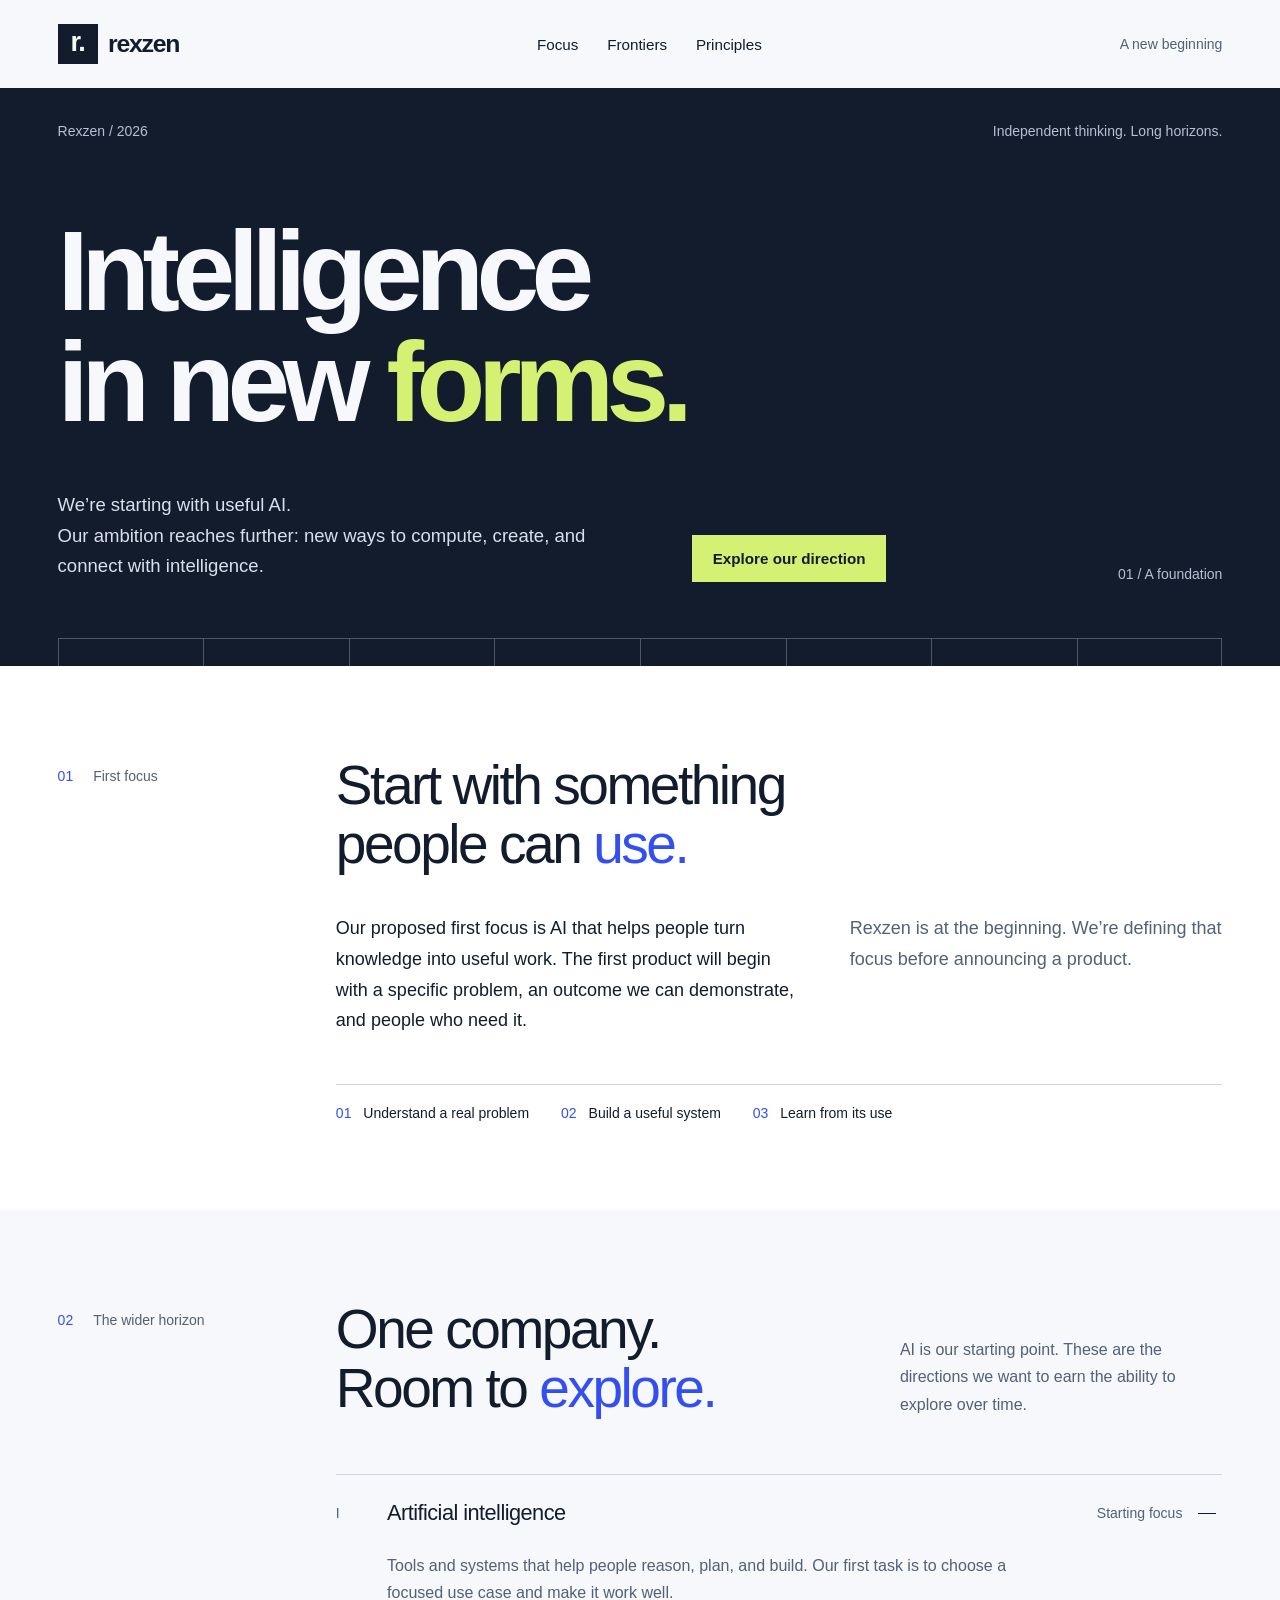
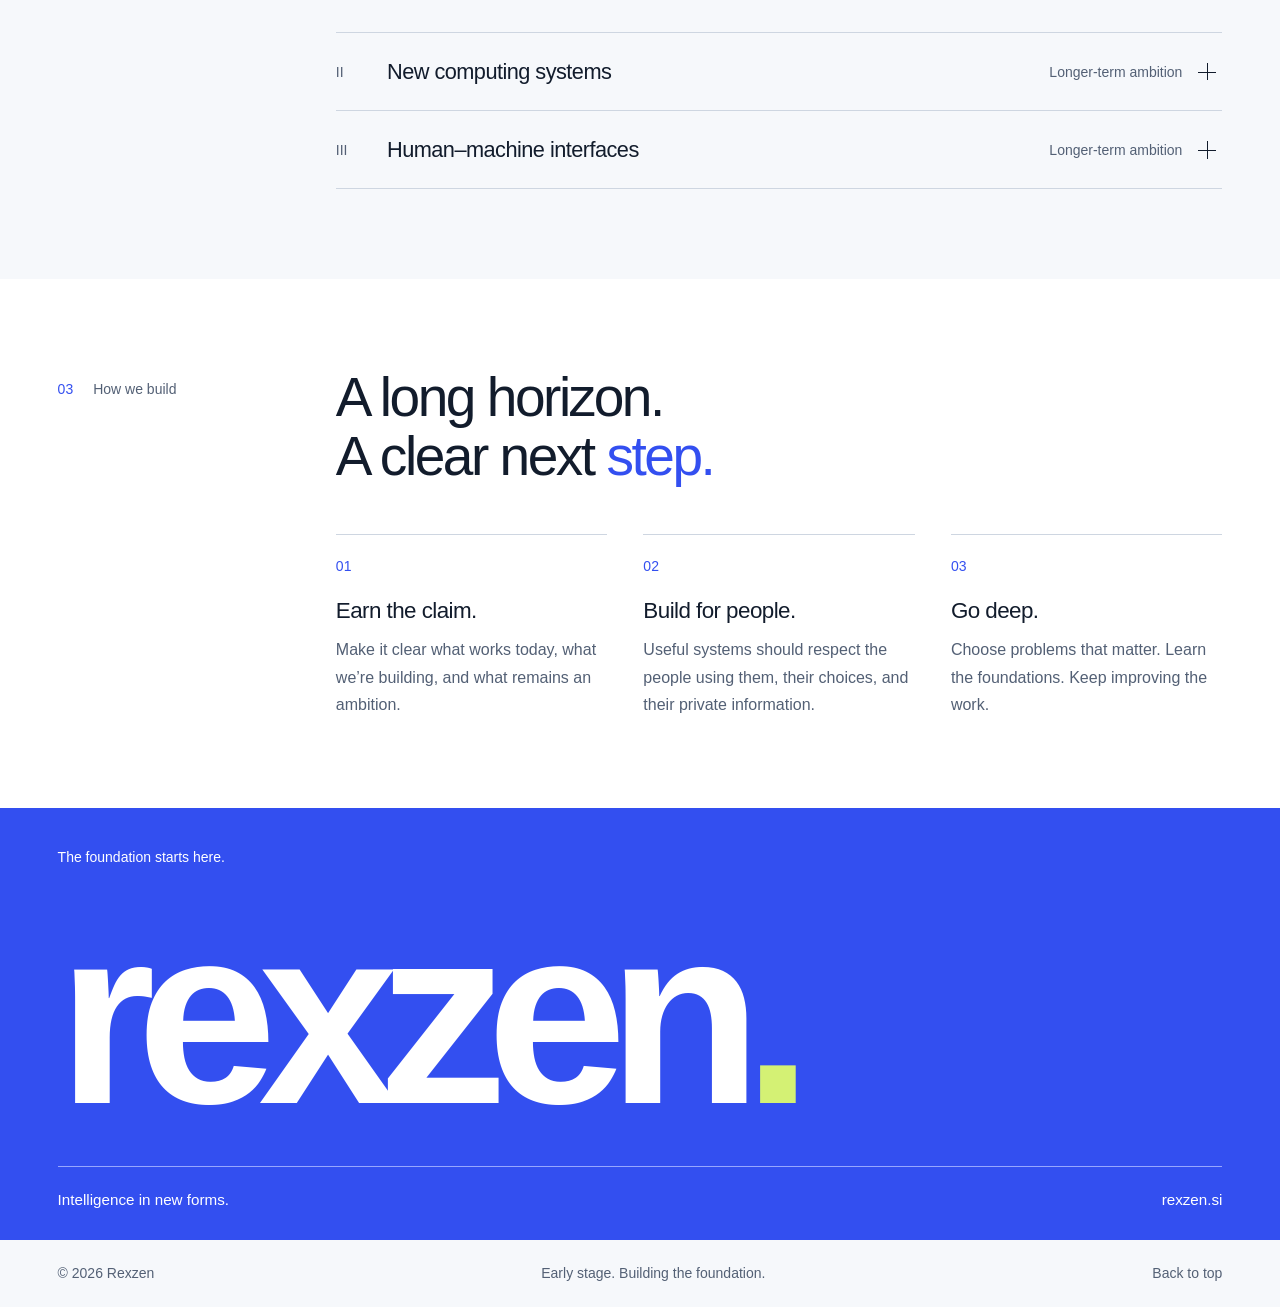
<file: index.html>
<!doctype html>
<html lang="en">
<head>
  <meta charset="utf-8">
  <meta name="viewport" content="width=device-width, initial-scale=1">
  <meta name="color-scheme" content="light">
  <meta name="theme-color" content="#121c2c">
  <meta name="description" content="Rexzen is taking shape around a simple ambition: build useful intelligence, and explore the systems that come next.">
  <link rel="canonical" href="https://rexzen.si/">
  <title>Rexzen — Intelligence in new forms</title>
  <link rel="icon" href="/favicon.svg" type="image/svg+xml">
  <link rel="stylesheet" href="/styles.css">
</head>
<body>
  <a class="skip-link" href="#main">Skip to content</a>
  <header class="site-header">
    <a class="brand" href="#top" aria-label="Rexzen home"><span class="brand-symbol" aria-hidden="true">r.</span><span>rexzen</span></a>
    <nav aria-label="Main navigation">
      <a href="#focus">Focus</a>
      <a href="#frontiers">Frontiers</a>
      <a href="#principles">Principles</a>
    </nav>
    <span class="header-note">A new beginning</span>
  </header>

  <main id="main">
    <section class="hero" id="top" aria-labelledby="hero-title">
      <div class="hero-meta"><span>Rexzen / 2026</span><span>Independent thinking. Long horizons.</span></div>
      <h1 id="hero-title">Intelligence<br>in new <em>forms.</em></h1>
      <div class="hero-bottom">
        <p class="hero-intro">We’re starting with useful AI.<br>Our ambition reaches further: new ways to compute, create, and connect with intelligence.</p>
        <a class="primary-link" href="#focus">Explore our direction</a>
        <span class="hero-index" aria-hidden="true">01 / A foundation</span>
      </div>
      <div class="hero-rule" aria-hidden="true"><span></span><span></span><span></span><span></span><span></span><span></span><span></span><span></span></div>
    </section>

    <section class="focus section-grid" id="focus" aria-labelledby="focus-title">
      <div class="section-label"><span>01</span><span>First focus</span></div>
      <div class="section-content">
        <h2 id="focus-title">Start with something<br>people can <em>use.</em></h2>
        <div class="focus-copy">
          <p>Our proposed first focus is AI that helps people turn knowledge into useful work. The first product will begin with a specific problem, an outcome we can demonstrate, and people who need it.</p>
          <p class="secondary-copy">Rexzen is at the beginning. We’re defining that focus before announcing a product.</p>
        </div>
        <div class="focus-sequence" aria-label="Our starting sequence">
          <span><small>01</small> Understand a real problem</span>
          <span><small>02</small> Build a useful system</span>
          <span><small>03</small> Learn from its use</span>
        </div>
      </div>
    </section>

    <section class="frontiers section-grid" id="frontiers" aria-labelledby="frontiers-title">
      <div class="section-label"><span>02</span><span>The wider horizon</span></div>
      <div class="section-content">
        <div class="section-heading"><h2 id="frontiers-title">One company.<br>Room to <em>explore.</em></h2><p>AI is our starting point. These are the directions we want to earn the ability to explore over time.</p></div>
        <div class="frontier-list">
          <details open>
            <summary><span class="frontier-number">I</span><span class="frontier-title">Artificial intelligence</span><span class="frontier-tag">Starting focus</span><span class="toggle" aria-hidden="true"></span></summary>
            <div class="frontier-content"><p>Tools and systems that help people reason, plan, and build. Our first task is to choose a focused use case and make it work well.</p></div>
          </details>
          <details>
            <summary><span class="frontier-number">II</span><span class="frontier-title">New computing systems</span><span class="frontier-tag">Longer-term ambition</span><span class="toggle" aria-hidden="true"></span></summary>
            <div class="frontier-content"><p>Neuromorphic computing and other approaches to the foundations of intelligence. This is a future research direction; we are not announcing hardware or research results.</p></div>
          </details>
          <details>
            <summary><span class="frontier-number">III</span><span class="frontier-title">Human–machine interfaces</span><span class="frontier-tag">Longer-term ambition</span><span class="toggle" aria-hidden="true"></span></summary>
            <div class="frontier-content"><p>New ways for people and technology to work together, including an interest in brain–computer interfaces. Any future work here must begin with appropriate expertise and evidence.</p></div>
          </details>
        </div>
      </div>
    </section>

    <section class="principles section-grid" id="principles" aria-labelledby="principles-title">
      <div class="section-label"><span>03</span><span>How we build</span></div>
      <div class="section-content">
        <h2 id="principles-title">A long horizon.<br>A clear next <em>step.</em></h2>
        <ol class="principle-list">
          <li><span>Earn the claim.</span><p>Make it clear what works today, what we’re building, and what remains an ambition.</p></li>
          <li><span>Build for people.</span><p>Useful systems should respect the people using them, their choices, and their private information.</p></li>
          <li><span>Go deep.</span><p>Choose problems that matter. Learn the foundations. Keep improving the work.</p></li>
        </ol>
      </div>
    </section>

    <section class="closing" aria-labelledby="closing-title">
      <span class="closing-label">The foundation starts here.</span>
      <h2 id="closing-title">rexzen<span aria-hidden="true">.</span></h2>
      <div class="closing-bottom"><p>Intelligence in new forms.</p><span>rexzen.si</span></div>
    </section>
  </main>
  <footer><span>© 2026 Rexzen</span><span>Early stage. Building the foundation.</span><a href="#top">Back to top</a></footer>
</body>
</html>
</file>
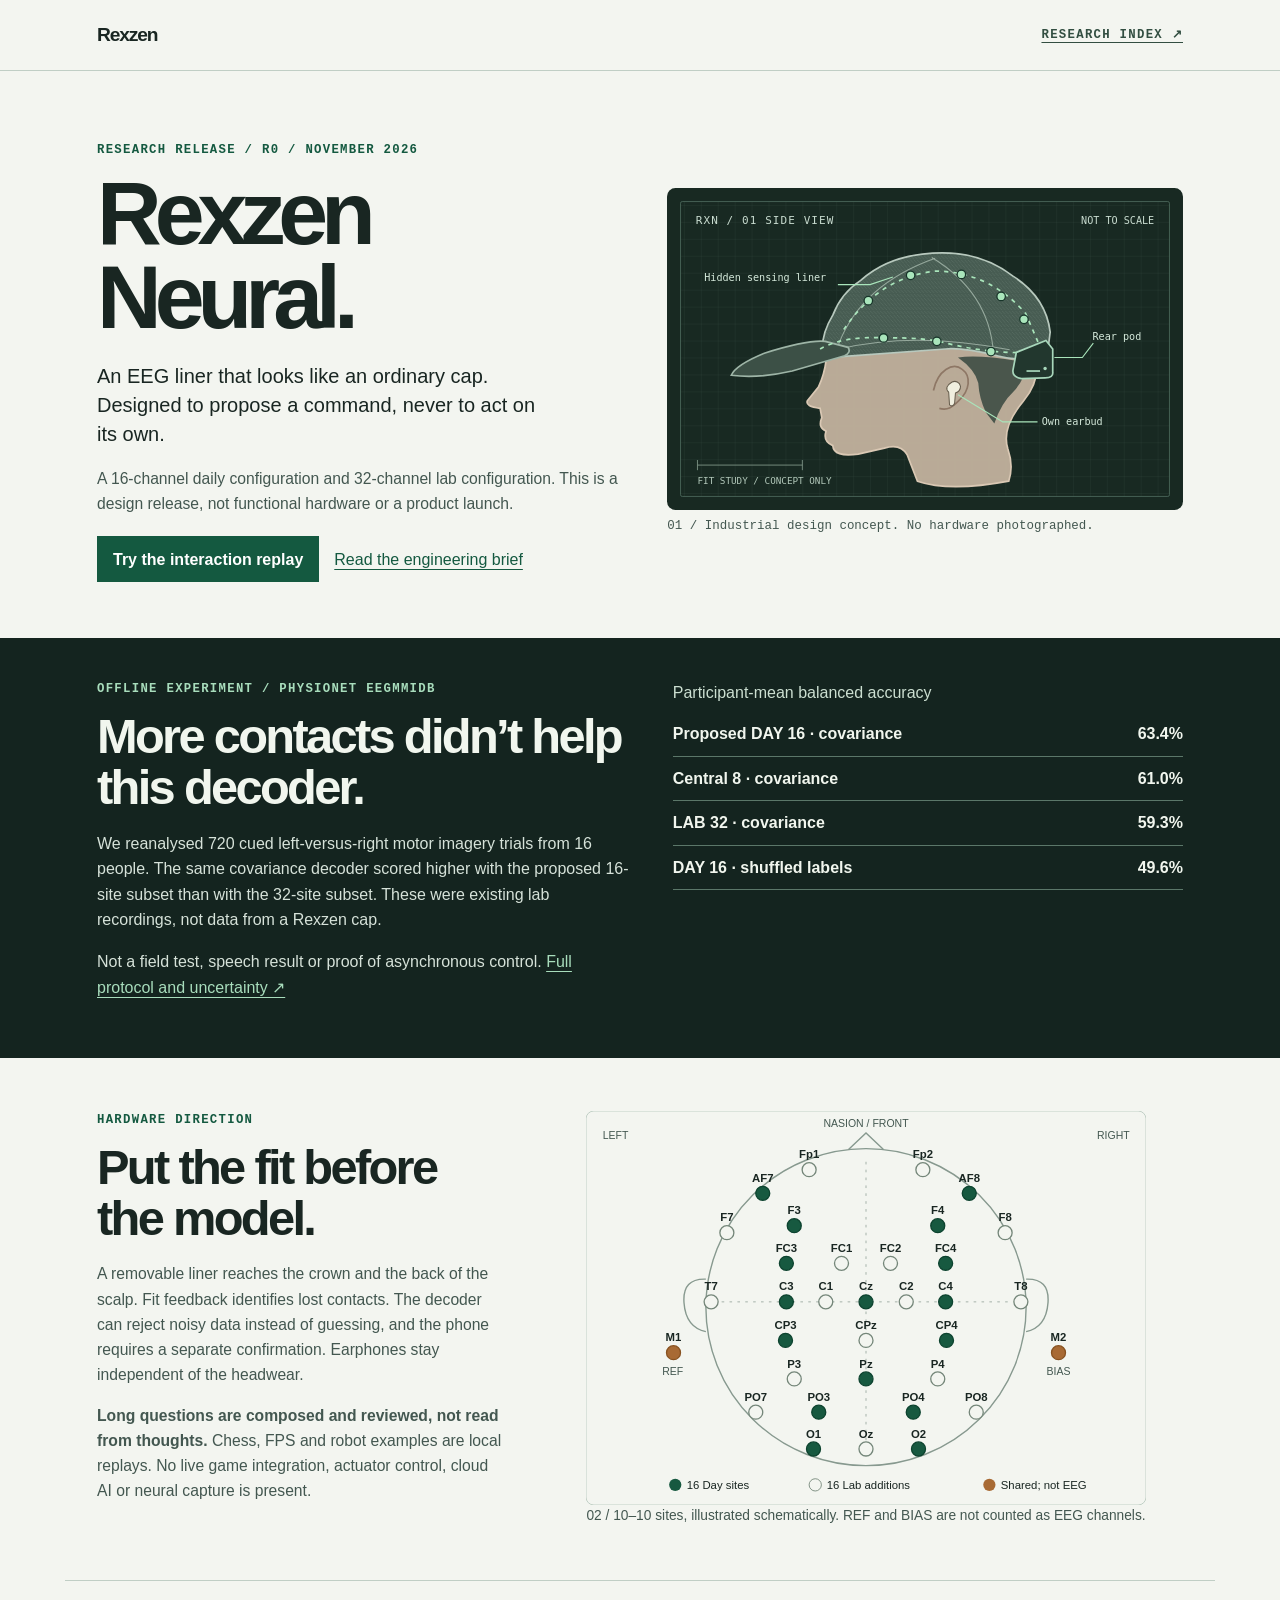
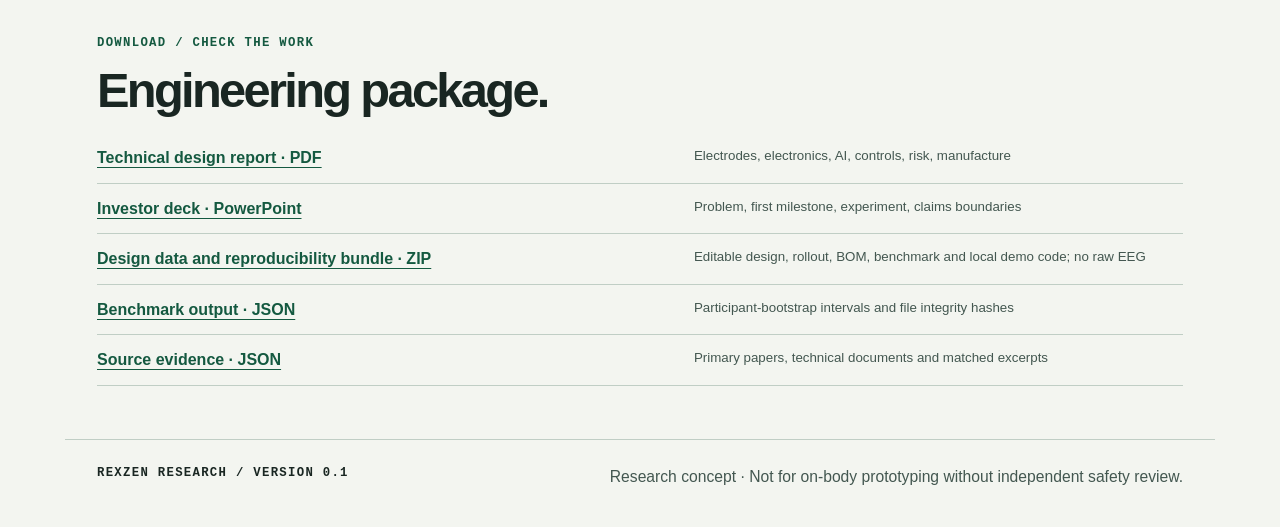
<file: public-research/bci/index.html>
<!doctype html>
<html lang="en"><head><meta charset="utf-8"><meta name="viewport" content="width=device-width, initial-scale=1">
<title>Rexzen Neural R0 — A discreet EEG wearable concept | Rexzen Research</title>
<meta name="description" content="Architecture, public EEG analysis and interaction replay for the proposed Rexzen Neural wearable. No hardware, speech or field performance claims.">
<link rel="canonical" href="https://rexzen.si/research/bci/"><meta property="og:title" content="Rexzen Neural / R0"><meta property="og:description" content="A wearable EEG design and reproducible research benchmark, not a product launch."><meta property="og:url" content="https://rexzen.si/research/bci/">
<link rel="icon" href="/brand/rexzen-favicon.svg">
<style>
:root{--paper:#f3f5f0;--ink:#192622;--muted:#435750;--rule:#c0cec5;--accent:#145940;--night:#14241f;--mint:#a8ddbc;font:16px/1.6 'Segoe UI',Arial,sans-serif;color-scheme:light}*{box-sizing:border-box}body{margin:0;background:var(--paper);color:var(--ink)}a{color:var(--accent);text-underline-offset:4px}a:focus-visible{outline:3px solid currentColor;outline-offset:4px}img{display:block;max-width:100%;height:auto}.wrap{max-width:1150px;padding-inline:32px;margin:auto}.header{border-bottom:1px solid var(--rule)}.nav{display:flex;justify-content:space-between;align-items:center;gap:12px;min-height:70px}.nav>a:first-child{font-size:1.2rem;font-weight:800;letter-spacing:-.06em;text-decoration:none;color:var(--ink)}.mono,.eyebrow,.tag{font:700 .77rem/1.5 Consolas,monospace;letter-spacing:.105em;text-transform:uppercase}.eyebrow{color:var(--accent);margin:0}.tag{color:#324e41}.hero{display:grid;grid-template-columns:1.04fr 1fr;align-items:center;gap:34px;padding-block:70px 56px}.hero h1{font-size:clamp(3.15rem,7vw,6.5rem);letter-spacing:-.078em;line-height:.94;margin:.13em 0 .25em;font-weight:750}.hero .lead{font-size:1.25rem;line-height:1.44;max-width:40ch;margin:0 0 18px}.note{color:var(--muted);font-size:.98rem;max-width:67ch}.hero figure{margin:0}.hero figcaption{margin-top:8px;color:var(--muted);font:.78rem/1.4 Consolas,monospace}.button{display:inline-flex;min-height:46px;align-items:center;padding:7px 15px;border:1px solid var(--accent);color:#fff;background:var(--accent);font-weight:650;text-decoration:none}.bar{display:flex;flex-wrap:wrap;gap:8px 15px;align-items:center;margin-top:20px}.metrics{background:var(--night);color:#f1f6ee}.metrics .wrap{display:grid;grid-template-columns:1.05fr 1fr;gap:40px;padding-block:42px}.metrics .eyebrow,.metrics a{color:var(--mint)}.metrics h2,.section h2{font-size:clamp(1.95rem,4vw,3.05rem);margin:.25em 0 .35em;font-weight:720;letter-spacing:-.055em;line-height:1.05}.metrics p:not(.eyebrow){margin-top:0;color:#d6e2d9}.numbers{border-collapse:collapse;width:100%;align-self:start}.numbers th,.numbers td{padding:9px 0;text-align:left;border-bottom:1px solid #5b7769}.numbers th{font-weight:600}.numbers td{font-variant-numeric:tabular-nums;font-weight:750;text-align:right;white-space:nowrap}.numbers caption{text-align:left;padding-bottom:6px;color:#ccdfd1}.section{padding-block:53px;border-bottom:1px solid var(--rule)}.split{display:grid;grid-template-columns:.78fr 1.22fr;gap:48px;align-items:start}.split figure{margin:0;justify-self:center;width:min(100%,560px)}figcaption{color:var(--muted);font-size:.86rem}.links{list-style:none;padding:0;margin:11px 0 0}.links li{border-bottom:1px solid var(--rule);padding:12px 0;display:grid;grid-template-columns:1.2fr 1fr;gap:10px}.links a{font-weight:700}.links small{color:var(--muted)}footer .wrap{padding-block:24px 38px;display:flex;flex-wrap:wrap;gap:16px;justify-content:space-between}.skip{position:absolute;left:5px;top:5px;padding:10px;transform:translateY(-200%);background:white}.skip:focus{transform:none}
@media(max-width:780px){.wrap{padding-inline:20px}.hero,.metrics .wrap,.split{grid-template-columns:1fr;gap:22px}.hero{padding-block:38px 34px}.hero figure{max-width:580px}.metrics .wrap{padding-block:32px}.section{padding-block:39px}}@media(max-width:420px){.wrap{padding-inline:16px}.links li{grid-template-columns:1fr;gap:2px}}
</style></head><body><a class="skip" href="#content">Skip to content</a>
<header class="header"><nav class="wrap nav" aria-label="Rexzen"><a href="/">Rexzen</a><a href="/research/" class="tag">Research index ↗</a></nav></header>
<main id="content"><section class="wrap hero"><div><p class="eyebrow">Research release / R0 / November 2026</p><h1>Rexzen<br>Neural.</h1><p class="lead">An EEG liner that looks like an ordinary cap. Designed to propose a command, never to act on its own.</p><p class="note">A 16-channel daily configuration and 32-channel lab configuration. This is a design release, not functional hardware or a product launch.</p><div class="bar"><a class="button" href="demo.html">Try the interaction replay</a><a href="technical.html">Read the engineering brief</a></div></div>
<figure><img src="wearable.svg" width="610" height="380" alt="Side-view concept drawing of a cap with a hidden sensing liner, removable rear pod and separate earphone."><figcaption>01 / Industrial design concept. No hardware photographed.</figcaption></figure></section>
<section class="metrics" aria-labelledby="result-title"><div class="wrap"><div><p class="eyebrow">Offline experiment / PhysioNet EEGMMIDB</p><h2 id="result-title">More contacts didn’t help this decoder.</h2><p>We reanalysed 720 cued left-versus-right motor imagery trials from 16 people. The same covariance decoder scored higher with the proposed 16-site subset than with the 32-site subset. These were existing lab recordings, not data from a Rexzen cap.</p><p>Not a field test, speech result or proof of asynchronous control. <a href="technical.html#offline-experiment">Full protocol and uncertainty ↗</a></p></div><table class="numbers"><caption>Participant-mean balanced accuracy</caption><tbody><tr><th scope="row">Proposed DAY 16 · covariance</th><td>63.4%</td></tr><tr><th scope="row">Central 8 · covariance</th><td>61.0%</td></tr><tr><th scope="row">LAB 32 · covariance</th><td>59.3%</td></tr><tr><th scope="row">DAY 16 · shuffled labels</th><td>49.6%</td></tr></tbody></table></div></section>
<section class="wrap section split" aria-labelledby="design-title"><div><p class="eyebrow">Hardware direction</p><h2 id="design-title">Put the fit before the model.</h2><p class="note">A removable liner reaches the crown and the back of the scalp. Fit feedback identifies lost contacts. The decoder can reject noisy data instead of guessing, and the phone requires a separate confirmation. Earphones stay independent of the headwear.</p><p class="note"><strong>Long questions are composed and reviewed, not read from thoughts.</strong> Chess, FPS and robot examples are local replays. No live game integration, actuator control, cloud AI or neural capture is present.</p></div><figure><img src="electrodes.svg" width="640" height="450" alt="Top view of the 16 Day scalp sites and 16 additional Lab sites, plus shared left reference and right body bias."><figcaption>02 / 10–10 sites, illustrated schematically. REF and BIAS are not counted as EEG channels.</figcaption></figure></section>
<section class="wrap section" aria-labelledby="release-title"><p class="eyebrow">Download / check the work</p><h2 id="release-title">Engineering package.</h2><ul class="links">
<li><a href="Rexzen-Neural-R0.pdf">Technical design report · PDF</a><small>Electrodes, electronics, AI, controls, risk, manufacture</small></li>
<li><a href="Rexzen-Neural-Investor.pptx">Investor deck · PowerPoint</a><small>Problem, first milestone, experiment, claims boundaries</small></li>
<li><a href="Rexzen-Neural-R0-source.zip">Design data and reproducibility bundle · ZIP</a><small>Editable design, rollout, BOM, benchmark and local demo code; no raw EEG</small></li>
<li><a href="benchmark.json">Benchmark output · JSON</a><small>Participant-bootstrap intervals and file integrity hashes</small></li>
<li><a href="evidence.json">Source evidence · JSON</a><small>Primary papers, technical documents and matched excerpts</small></li></ul></section>
</main><footer><div class="wrap"><span class="mono">Rexzen Research / version 0.1</span><span class="note">Research concept · Not for on-body prototyping without independent safety review.</span></div></footer></body></html>
</file>
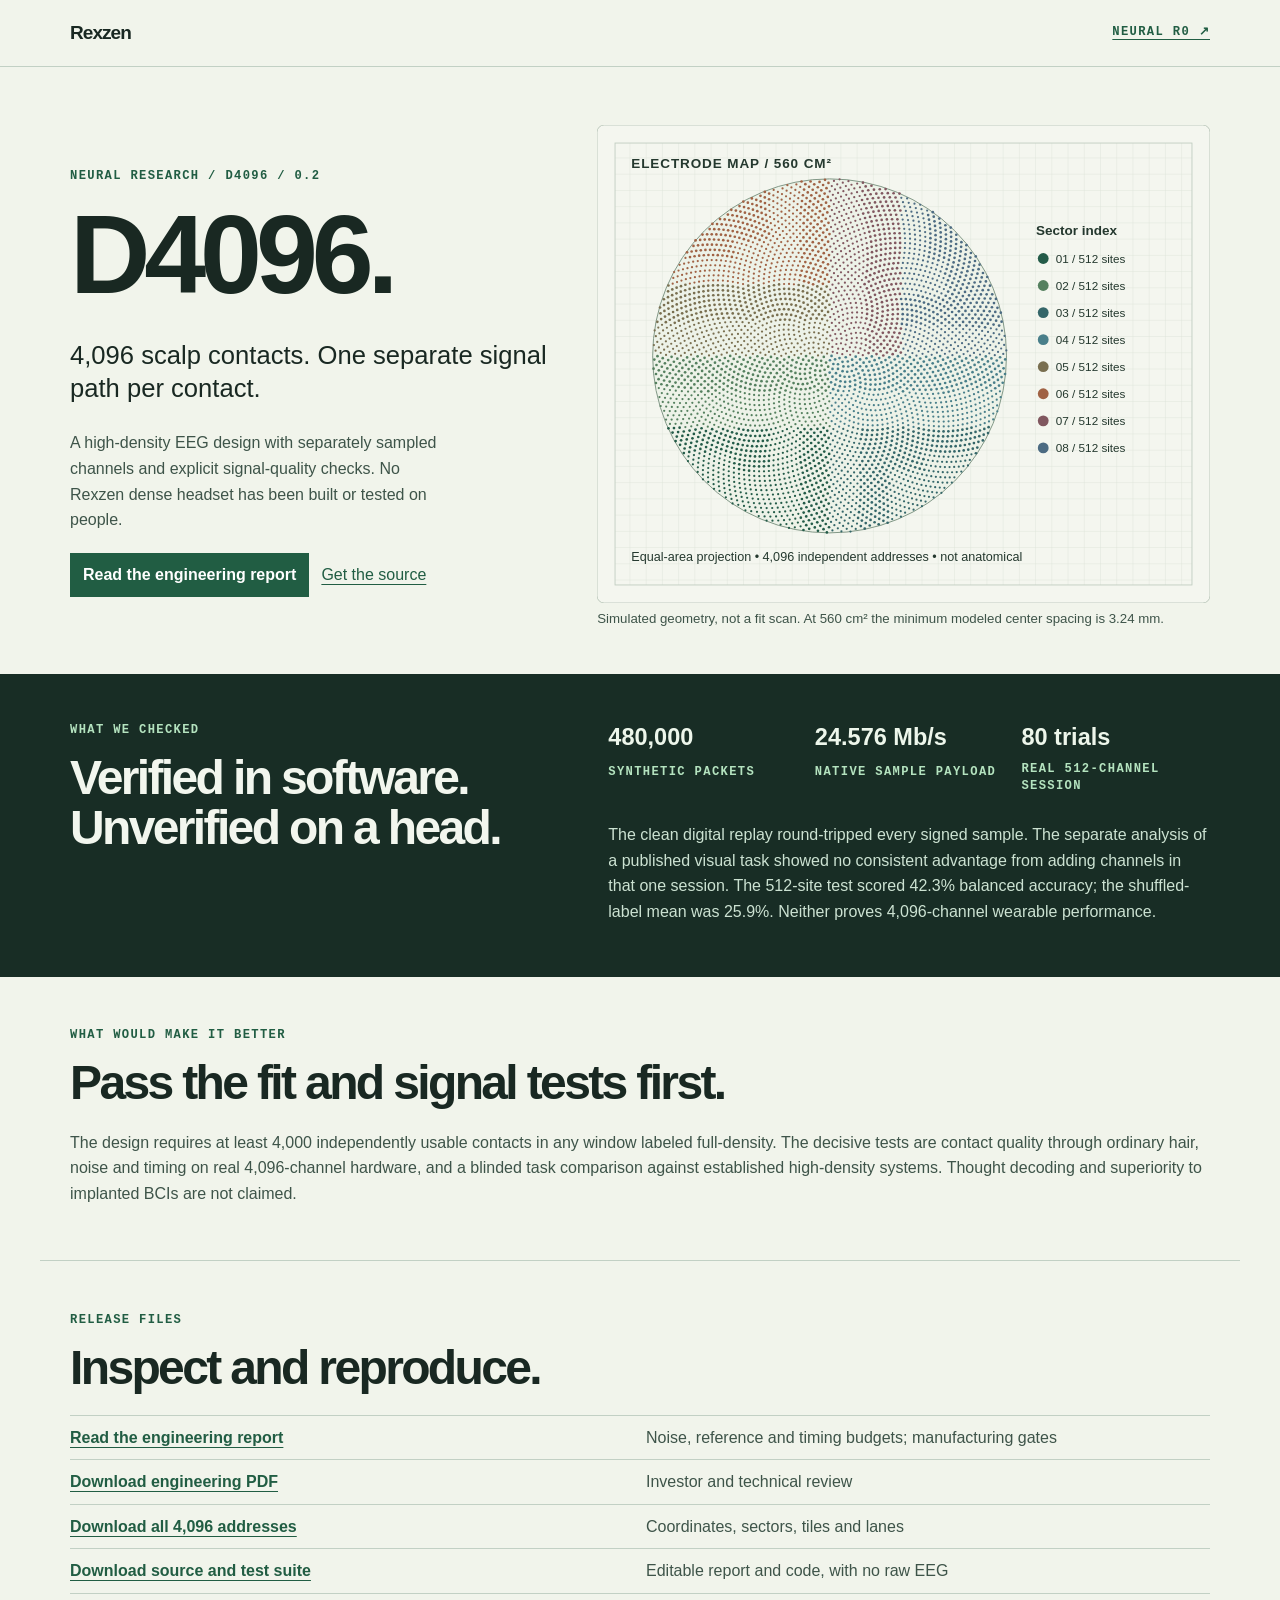
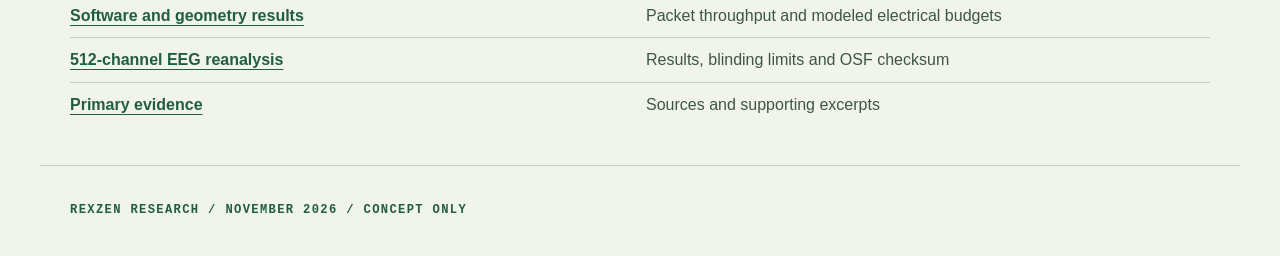
<file: public-research/dense-4096/index.html>
<!DOCTYPE html><html lang="en"><head><meta charset="utf-8"><meta name="viewport" content="width=device-width,initial-scale=1">
<title>D4096 dense scalp EEG | Rexzen Research</title><meta name="description" content="Research design, software validation and public EEG reanalysis. No Rexzen hardware performance claimed.">
<link rel="canonical" href="https://rexzen.si/research/bci/dense-4096/"><style>
:root{--paper:#f1f4eb;--white:#fbfcf7;--ink:#192822;--muted:#3e5449;--line:#c2d0c4;--accent:#215d43;--night:#182d25;font:16px/1.6 'Segoe UI',Arial,sans-serif;color-scheme:light}*{box-sizing:border-box}body{margin:0;background:var(--paper);color:var(--ink)}a{color:var(--accent);text-underline-offset:4px}a:focus-visible{outline:3px solid currentColor;outline-offset:4px}.shell{width:min(100%,1200px);margin:auto;padding-inline:30px}.banner{border-bottom:1px solid var(--line)}.banner nav{min-height:66px;display:flex;align-items:center;justify-content:space-between;gap:8px}.logo{color:var(--ink);font-weight:760;font-size:1.19rem;letter-spacing:-.05em;text-decoration:none}.label,.note,.eyebrow{font:700 .76rem/1.4 Consolas,monospace;text-transform:uppercase;letter-spacing:.11em;color:var(--accent)}.hero{display:grid;grid-template-columns:.89fr 1.11fr;align-items:center;gap:36px;padding-block:58px 46px}h1,h2{letter-spacing:-.055em;line-height:1.04}.hero h1{font-size:clamp(3rem,8.7vw,7.4rem);margin:.08em 0 .17em}.major{font-size:clamp(1.3rem,2vw,1.9rem);line-height:1.29}.hero p{max-width:43ch}.soft{color:var(--muted)}figure{margin:0}img{display:block;max-width:100%;height:auto}figcaption{font-size:.83rem;line-height:1.45;color:var(--muted);margin-top:6px}.actions{display:flex;flex-wrap:wrap;gap:12px;align-items:center;margin-top:20px}.button{display:inline-flex;min-height:44px;align-items:center;background:var(--accent);color:white;padding:8px 13px;font-weight:700;text-decoration:none}.band{background:var(--night);color:#f2f6ee}.band .shell{display:grid;grid-template-columns:.9fr 1.1fr;gap:46px;padding-block:36px}.band .note,.band a{color:#b4e3bf}.band .soft{color:#cce2d2}.bodypart{padding-block:38px;border-bottom:1px solid var(--line)}.bodypart h2,.band h2{font-size:clamp(2rem,4vw,3rem);margin:.3em 0 .45em}.resources{list-style:none;margin:0;padding:0}.resources li{border-top:1px solid var(--line);display:grid;grid-template-columns:1fr 1fr;gap:12px;padding:9px 0}.resources a{font-weight:680}.resources span{color:var(--muted)}.mini{display:grid;grid-template-columns:repeat(3,1fr);gap:18px}.mini p strong{display:block;font-size:1.47rem;color:#edf6eb}.mini p{padding:0;margin:.6em 0}.mini .note{display:inline-block;margin-top:4px}.footer{padding-block:24px}.report{max-width:1020px;background:var(--white);margin:auto;padding:36px 48px 58px}.report h1{font-size:clamp(2.45rem,5.8vw,4.7rem);margin:.34em 0}.report h2{font-size:1.7rem;margin:32px 0 12px;border-top:1px solid var(--line);padding-top:17px;break-after:avoid}.report p,.report li{overflow-wrap:anywhere}.report figure{margin:20px 0}.report figure img{width:min(100%,540px)}.report table{border-collapse:collapse;width:100%;font-size:.87rem;margin:10px 0 18px}.report td,.report th{border:1px solid var(--line);padding:7px 9px;text-align:left;vertical-align:top;overflow-wrap:anywhere}.report th{background:#e1ebe0}.report tr,.report figure{break-inside:avoid}.report thead{display:table-header-group}.report code{font:.87em Consolas,monospace}.report .sources{columns:2;gap:24px;font-size:.91rem}.report .sources li{break-inside:avoid}.report .headlink{padding-bottom:8px;border-bottom:1px solid var(--line)}
@media(max-width:750px){.shell{padding-inline:18px}.hero,.band .shell{grid-template-columns:1fr;gap:18px}.hero{padding-block:34px 30px}.report{padding:22px 16px 35px}.report .sources{columns:1}.report th,.report td{padding:5px}.mini{gap:10px}}@media(max-width:460px){.resources li{grid-template-columns:1fr;gap:0}.mini{grid-template-columns:1fr}.hero figure{width:100%}}
@page{size:A4;margin:14mm 14mm 16mm}@media print{*{print-color-adjust:exact;-webkit-print-color-adjust:exact}body{font:11.4pt/1.43 Arial,sans-serif;background:white}.report{padding:0;background:white}.report h1{font-size:37pt}.report h2{font-size:19pt}.report figure img{max-height:91mm;object-fit:contain;object-position:left}.report table{font-size:9.8pt}a{text-decoration:none}}
</style></head><body><header class="banner"><nav class="shell" aria-label="Rexzen research"><a class="logo" href="/">Rexzen</a><a class="label" href="/research/bci/">Neural R0 ↗</a></nav></header>
<main><section class="shell hero"><div><p class="eyebrow">Neural research / D4096 / 0.2</p><h1>D4096.</h1><p class="major">4,096 scalp contacts. One separate signal path per contact.</p><p class="soft">A high-density EEG design with separately sampled channels and explicit signal-quality checks. No Rexzen dense headset has been built or tested on people.</p><div class="actions"><a class="button" href="engineering.html">Read the engineering report</a><a href="rexzen-d4096-source.zip">Get the source</a></div></div><figure><img src="topology.svg" width="680" height="530" alt="A spherical surrogate with all 4,096 scalp electrode positions grouped into eight color-coded sectors."><figcaption>Simulated geometry, not a fit scan. At 560 cm² the minimum modeled center spacing is 3.24 mm.</figcaption></figure></section>
<section class="band"><div class="shell"><div><p class="note">What we checked</p><h2>Verified in software.<br>Unverified on a head.</h2></div><div><div class="mini"><p><strong>480,000</strong><span class="note">Synthetic packets</span></p><p><strong>24.576 Mb/s</strong><span class="note">Native sample payload</span></p><p><strong>80 trials</strong><span class="note">Real 512-channel session</span></p></div><p class="soft">The clean digital replay round-tripped every signed sample. The separate analysis of a published visual task showed no consistent advantage from adding channels in that one session. The 512-site test scored 42.3% balanced accuracy; the shuffled-label mean was 25.9%. Neither proves 4,096-channel wearable performance.</p></div></div></section>
<section class="shell bodypart"><p class="eyebrow">What would make it better</p><h2>Pass the fit and signal tests first.</h2><p class="soft">The design requires at least 4,000 independently usable contacts in any window labeled full-density. The decisive tests are contact quality through ordinary hair, noise and timing on real 4,096-channel hardware, and a blinded task comparison against established high-density systems. Thought decoding and superiority to implanted BCIs are not claimed.</p></section>
<section class="shell bodypart"><p class="eyebrow">Release files</p><h2>Inspect and reproduce.</h2><ul class="resources"><li><a href="engineering.html">Read the engineering report</a><span>Noise, reference and timing budgets; manufacturing gates</span></li><li><a href="rexzen-d4096.pdf">Download engineering PDF</a><span>Investor and technical review</span></li><li><a href="electrode-map.csv">Download all 4,096 addresses</a><span>Coordinates, sectors, tiles and lanes</span></li><li><a href="rexzen-d4096-source.zip">Download source and test suite</a><span>Editable report and code, with no raw EEG</span></li><li><a href="bench-model.json">Software and geometry results</a><span>Packet throughput and modeled electrical budgets</span></li><li><a href="visual-study.json">512-channel EEG reanalysis</a><span>Results, blinding limits and OSF checksum</span></li><li><a href="sources.json">Primary evidence</a><span>Sources and supporting excerpts</span></li></ul></section></main><footer class="shell footer"><p class="label">Rexzen Research / November 2026 / concept only</p></footer></body></html>
</file>
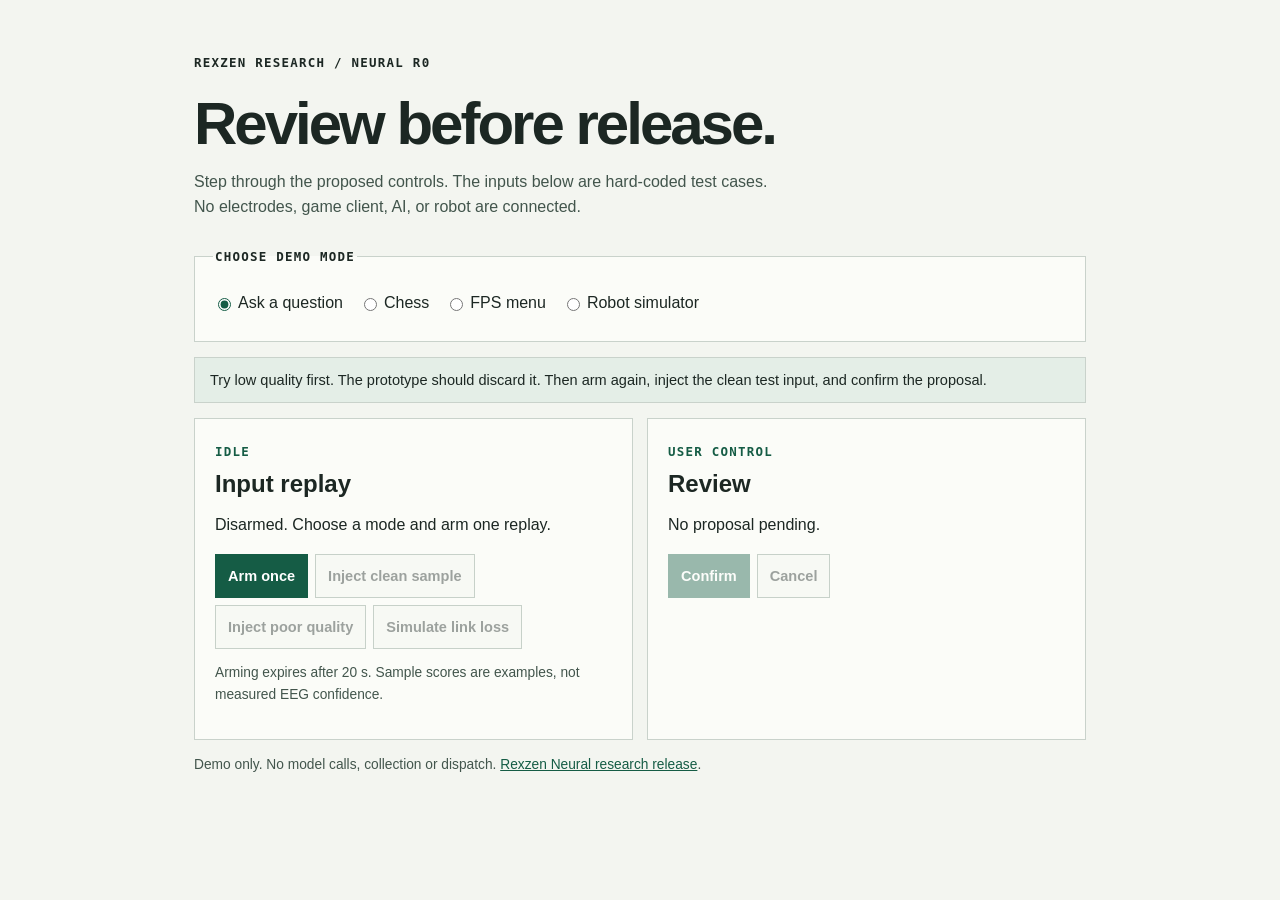
<file: public-research/bci/demo.html>
<!doctype html>
<html lang="en"><head><meta charset="utf-8"><meta name="viewport" content="width=device-width,initial-scale=1"><meta name="robots" content="noindex">
<meta http-equiv="Content-Security-Policy" content="default-src 'none'; script-src 'unsafe-inline'; style-src 'unsafe-inline'; base-uri 'none'; form-action 'none'">
<title>Rexzen Neural / interaction replay</title>
<style>
:root{color-scheme:light;--ink:#1c2723;--muted:#42554c;--line:#c9d2cb;--accent:#155c45;--paper:#f3f5f0;--white:#fbfcf8;font:16px/1.55 'Segoe UI',Arial,sans-serif}*{box-sizing:border-box}body{margin:0;background:var(--paper);color:var(--ink)}a{color:var(--accent)}main{max-width:940px;margin:auto;padding:42px 24px 72px}.kicker,.status,legend{font:700 .78rem/1.4 Consolas,monospace;text-transform:uppercase;letter-spacing:.1em}h1{font-size:clamp(2.1rem,6vw,3.75rem);line-height:1.02;margin:.35em 0 .27em;letter-spacing:-.05em}h2{margin:0 0 8px;line-height:1.1}.lead{max-width:65ch;color:var(--muted)}fieldset{border:1px solid var(--line);padding:16px 18px;margin:28px 0 14px;background:var(--white)}fieldset label{display:inline-flex;align-items:center;min-height:44px;margin-right:16px;gap:.25em}input{accent-color:var(--accent)}.grid{display:grid;grid-template-columns:1fr 1fr;gap:14px}.panel{border:1px solid var(--line);background:var(--white);padding:20px}.row{display:flex;flex-wrap:wrap;gap:7px;margin:9px 0 12px}.status{display:inline-block;color:var(--accent);margin-bottom:10px}button{min-height:44px;padding:6px 12px;border:1px solid #81988a;color:var(--ink);background:var(--paper);font:600 .9rem/1.2 inherit;font-family:inherit;font-size:.91rem;font-weight:600;cursor:pointer}button:disabled{opacity:.42;cursor:not-allowed}button.strong{background:var(--accent);border-color:var(--accent);color:white}button:hover:not(:disabled){border-color:#0b352a}button:focus-visible,input:focus-visible,a:focus-visible{outline:3px solid #3c8868;outline-offset:3px}.readout{border-top:1px solid var(--line);margin-top:15px;padding-top:11px}.callout{border:1px solid var(--line);padding:11px 15px;background:#e4eee7;font-size:.91rem}.fine{font-size:.86rem;color:var(--muted)}[hidden]{display:none !important} @media(max-width:650px){.grid{grid-template-columns:1fr}main{padding-top:24px}}
</style></head><body><main>
<p class="kicker">Rexzen Research / Neural R0</p><h1>Review before release.</h1>
<p class="lead">Step through the proposed controls. The inputs below are hard-coded test cases. No electrodes, game client, AI, or robot are connected.</p>
<fieldset><legend>Choose demo mode</legend><label><input type="radio" name="mode" value="question" checked> Ask a question</label><label><input type="radio" name="mode" value="chess"> Chess</label><label><input type="radio" name="mode" value="fps"> FPS menu</label><label><input type="radio" name="mode" value="robot"> Robot simulator</label></fieldset>
<p class="callout">Try low quality first. The prototype should discard it. Then arm again, inject the clean test input, and confirm the proposal.</p>
<div class="grid"><section class="panel" aria-labelledby="input-h"><span class="status" id="phase">IDLE</span><h2 id="input-h">Input replay</h2><p id="status" aria-live="polite"></p><div class="row"><button id="arm" class="strong">Arm once</button><button id="clean">Inject clean sample</button><button id="noisy">Inject poor quality</button><button id="disconnect">Simulate link loss</button></div><p class="fine">Arming expires after 20 s. Sample scores are examples, not measured EEG confidence.</p></section>
<section class="panel" aria-labelledby="review-h"><span class="status">User control</span><h2 id="review-h">Review</h2><p id="proposal">No proposal yet.</p><div class="row"><button id="confirm" class="strong">Confirm</button><button id="cancel">Cancel</button></div><div class="readout" id="readout" hidden><p id="answer" aria-live="polite"></p><button id="listen">Play local voice</button><p class="fine" id="audio" aria-live="polite">Check the system audio route before playback. If no local voice is available, read the answer.</p></div></section></div>
<p class="fine">Demo only. No model calls, collection or dispatch. <a href="https://rexzen.si/research/bci/">Rexzen Neural research release</a>.</p>
</main><script>
const TASKS = {
  question: {
    proposal: 'Break down the trade-offs between a 16-electrode wearable and a 32-electrode lab setup, then suggest the first three experiments we should run.',
    answer: 'A 16-channel liner is the starting point. First, compare dry and wet contact after each refit. Second, test the decoder on a different day. Third, measure false proposals while armed and idle. Add electrodes only if they improve the measured trade-offs.',
  },
  chess: {proposal:'Play e2–e4 in the starting position.',answer:'e2–e4 recorded on the demo board. No engine or external game is connected.'},
  fps: {proposal:'Select the movement practice menu.',answer:'Movement practice selected in the local mock-up. No game client or input events are connected.'},
  robot: {proposal:'Return the simulated robot to dock A.',answer:'Dock A is shown as the simulator destination. No physical robot is connected.'},
};
const TTL=20_000;
const initial = (mode='question') => ({mode,phase:'idle',until:0,last:0,response:'',message:'Disarmed. Choose a mode and arm one replay.'});
function step(state,event) {
  const {type,now}=event;
  if (!Number.isFinite(now) || now<state.last) return state;
  const base={...state,last:now};
  const clear=(message,phase='idle')=>({...base,phase,until:0,response:'',message});
  if (type==='mode' && Object.hasOwn(TASKS,event.mode)) return {...initial(event.mode),last:now};
  if (type==='cancel') return clear('Cancelled. Nothing was sent.');
  if (type==='disconnect') return clear('Link lost. Nothing was sent. Arm again to start a fresh replay.', 'fault');
  if (base.until && now>=base.until) return clear('The replay expired. Nothing was sent.');
  if (type==='arm' && !base.until) return {...clear('Armed. Inject sample scores to see what the gate does.', 'armed'),until:now+TTL};
  if (type==='evidence' && (base.phase==='armed' || base.phase==='review')) {
    const ok=[event.quality,event.confidence].every(n=>Number.isFinite(n)&&n>=0&&n<=1) && event.quality>=.8 && event.confidence>=.85;
    if (!ok) return clear('Scores failed the gate. No proposal was kept.', 'fault');
    if (base.phase==='armed') return {...base,phase:'review',message:'Proposal only. Verify the text, then explicitly confirm or cancel.'};
  }
  if (type==='confirm' && base.phase==='review') return {...clear('Confirmed locally. Nothing was sent to hardware or to a cloud model.', 'done'),response:TASKS[base.mode].answer};
  return base;
}

const get=id=>document.getElementById(id);
let state=initial();
function send(type,extras={}){state=step(state,{type,now:performance.now(),...extras});render();}
function render(){
  get('phase').textContent=state.phase.toUpperCase();
  if(get('status').textContent!==state.message) get('status').textContent=state.message;
  const waiting=['armed','review'].includes(state.phase);
  get('arm').disabled=waiting;
  for(const id of ['clean','noisy','disconnect','cancel']) get(id).disabled=!waiting;
  get('confirm').disabled=state.phase!=='review';
  get('proposal').textContent=state.phase==='review'?TASKS[state.mode].proposal:'No proposal pending.';
  get('readout').hidden=!state.response;
  if(get('answer').textContent!==state.response) get('answer').textContent=state.response;
}
function stopAudio(){if('speechSynthesis' in window)window.speechSynthesis.cancel();}
for(const id of ['arm','confirm','cancel','disconnect']) get(id).addEventListener('click',()=>{stopAudio();send(id);});
get('clean').addEventListener('click',()=>send('evidence',{quality:.92,confidence:.94}));
get('noisy').addEventListener('click',()=>send('evidence',{quality:.42,confidence:.94}));
for(const input of document.querySelectorAll('[name=mode]')) input.addEventListener('change',()=>{stopAudio();send('mode',{mode:input.value});});
get('listen').addEventListener('click',()=>{
 if(!state.response||!('speechSynthesis' in window)) {get('audio').textContent='No system voice is available.';return;}
 const voices=speechSynthesis.getVoices().filter(v=>v.localService && /^en\b/.test(v.lang));
 if(!voices.length){get('audio').textContent='No on-device English voice is available. The text remains above.';return;}
 const utterance=new SpeechSynthesisUtterance(state.response); utterance.voice=voices[0];
 utterance.onend=()=>{get('audio').textContent='Playback finished.';};
 utterance.onerror=()=>{get('audio').textContent='Playback was unavailable or cancelled.';};
 stopAudio();speechSynthesis.speak(utterance);get('audio').textContent='Using the system audio route.';
});
window.addEventListener('pagehide',stopAudio);
setInterval(()=>{if(state.until && performance.now()>=state.until)send('tick');},200);
render();
</script></body></html>
</file>
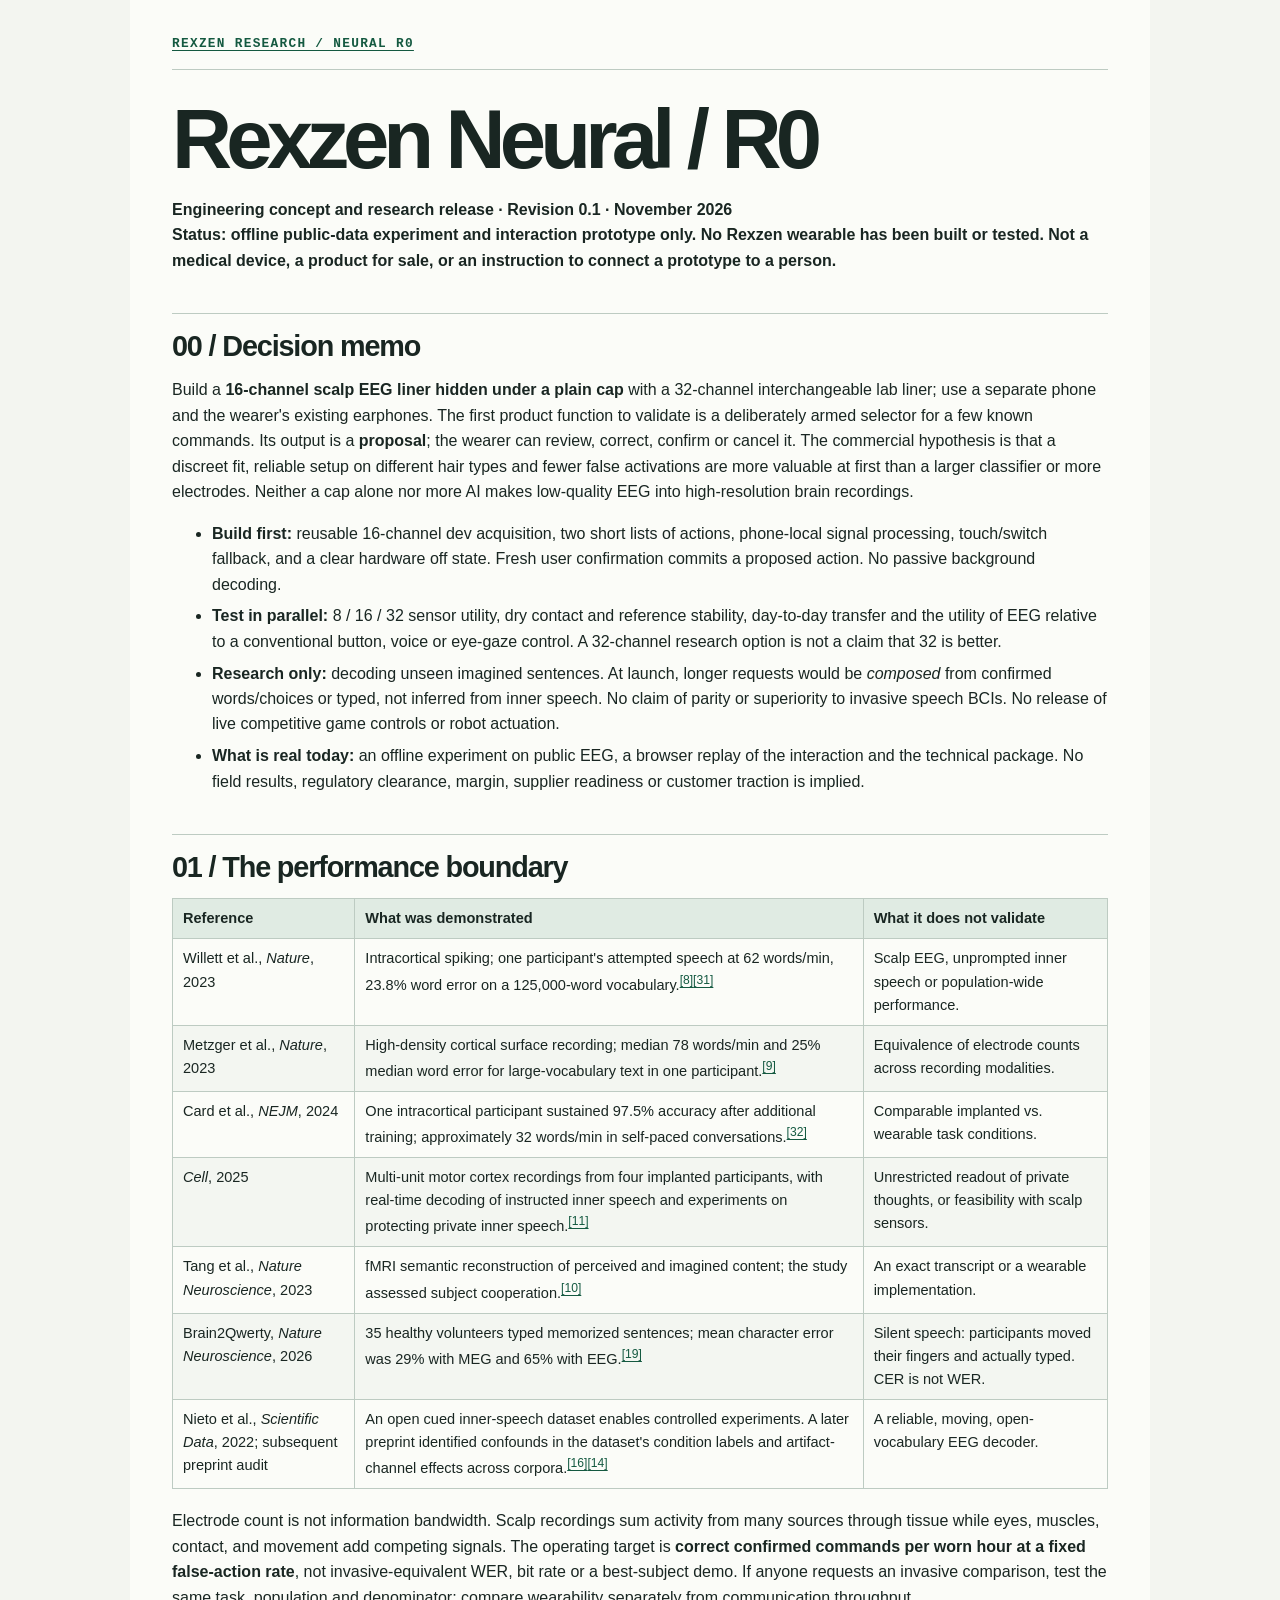
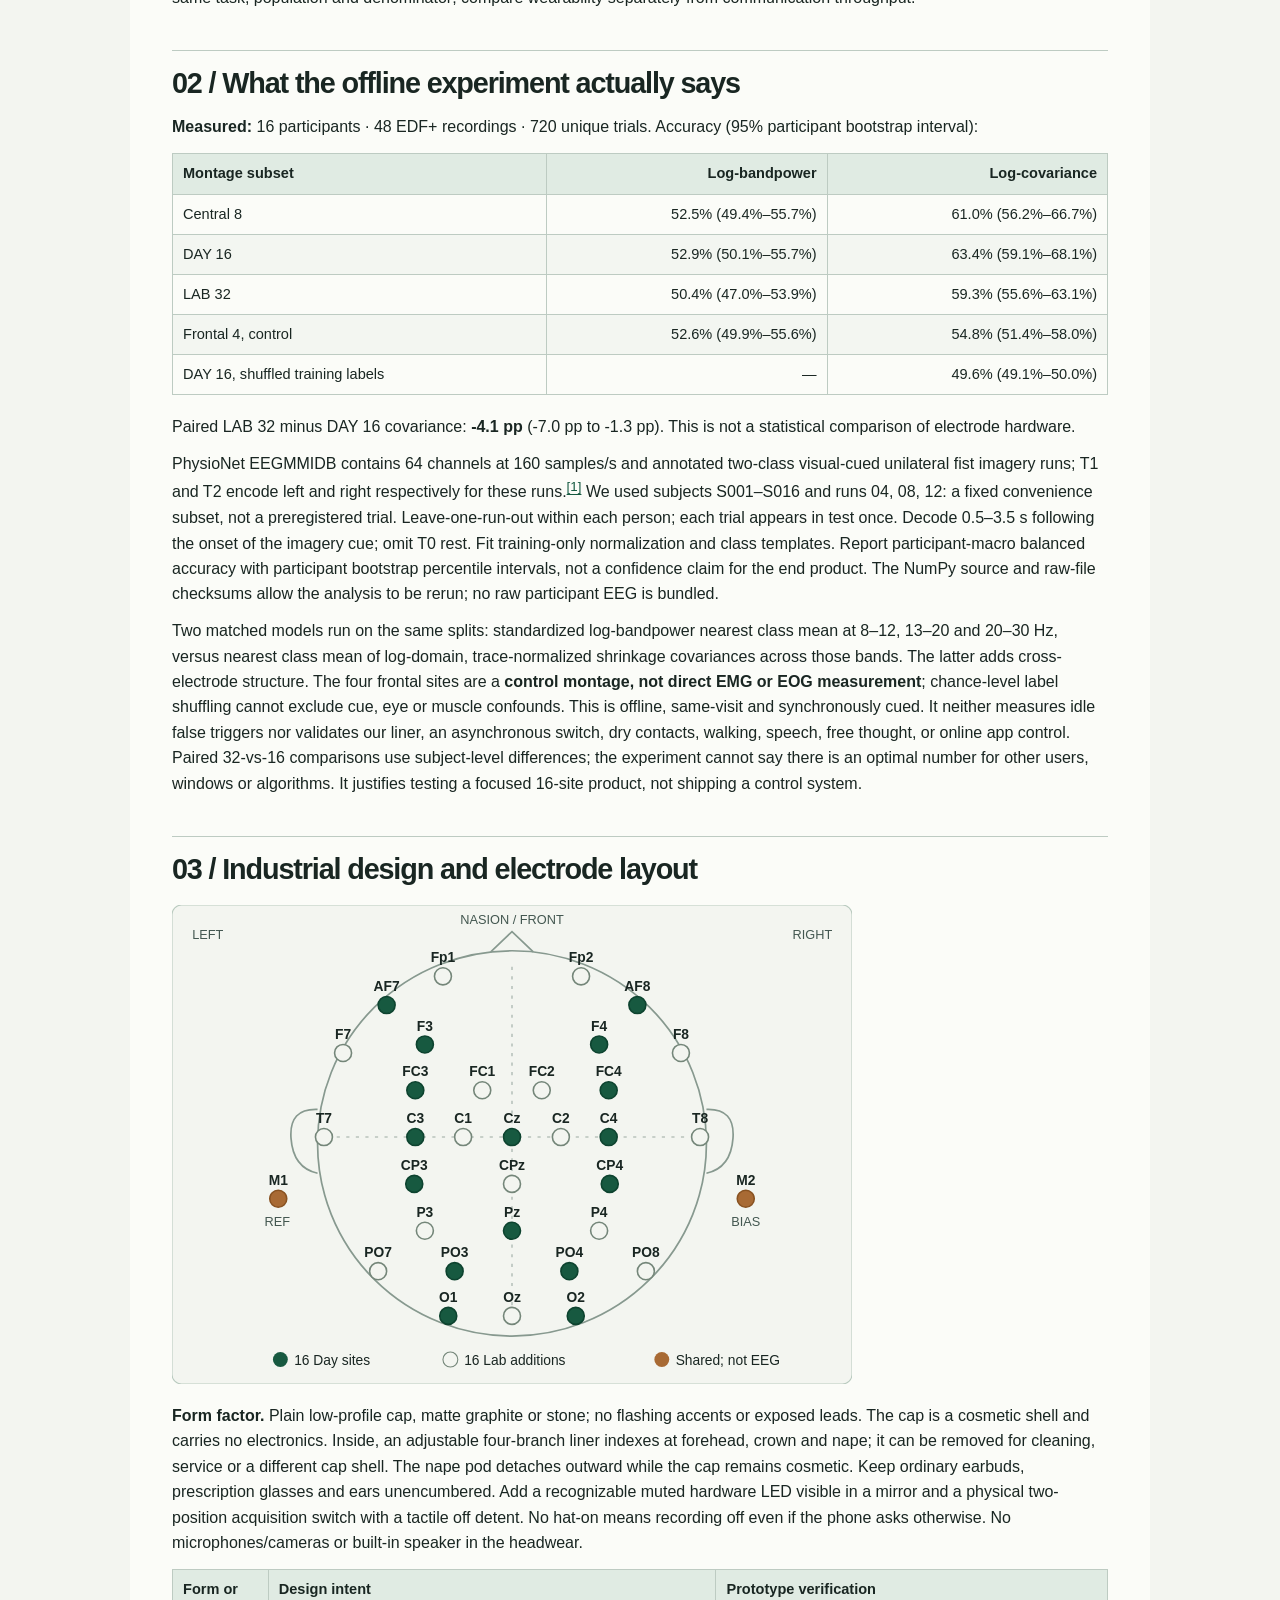
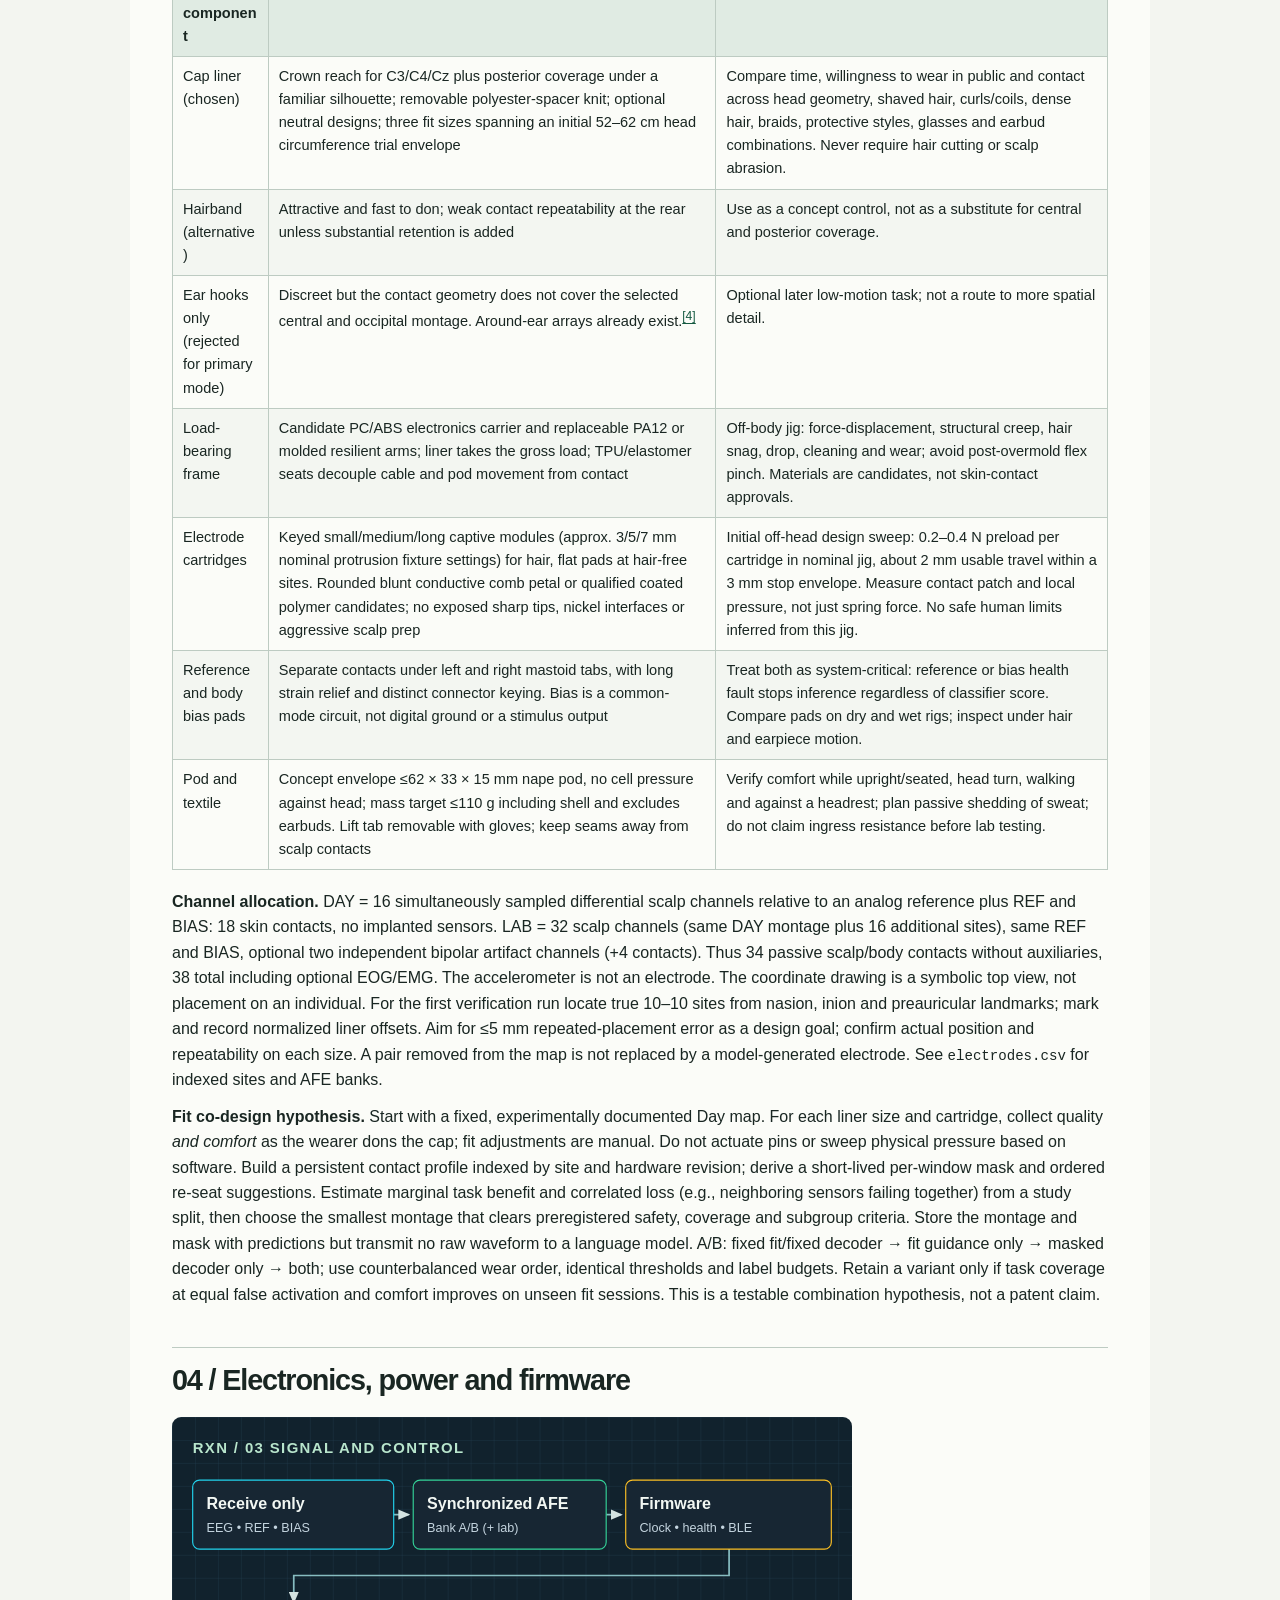
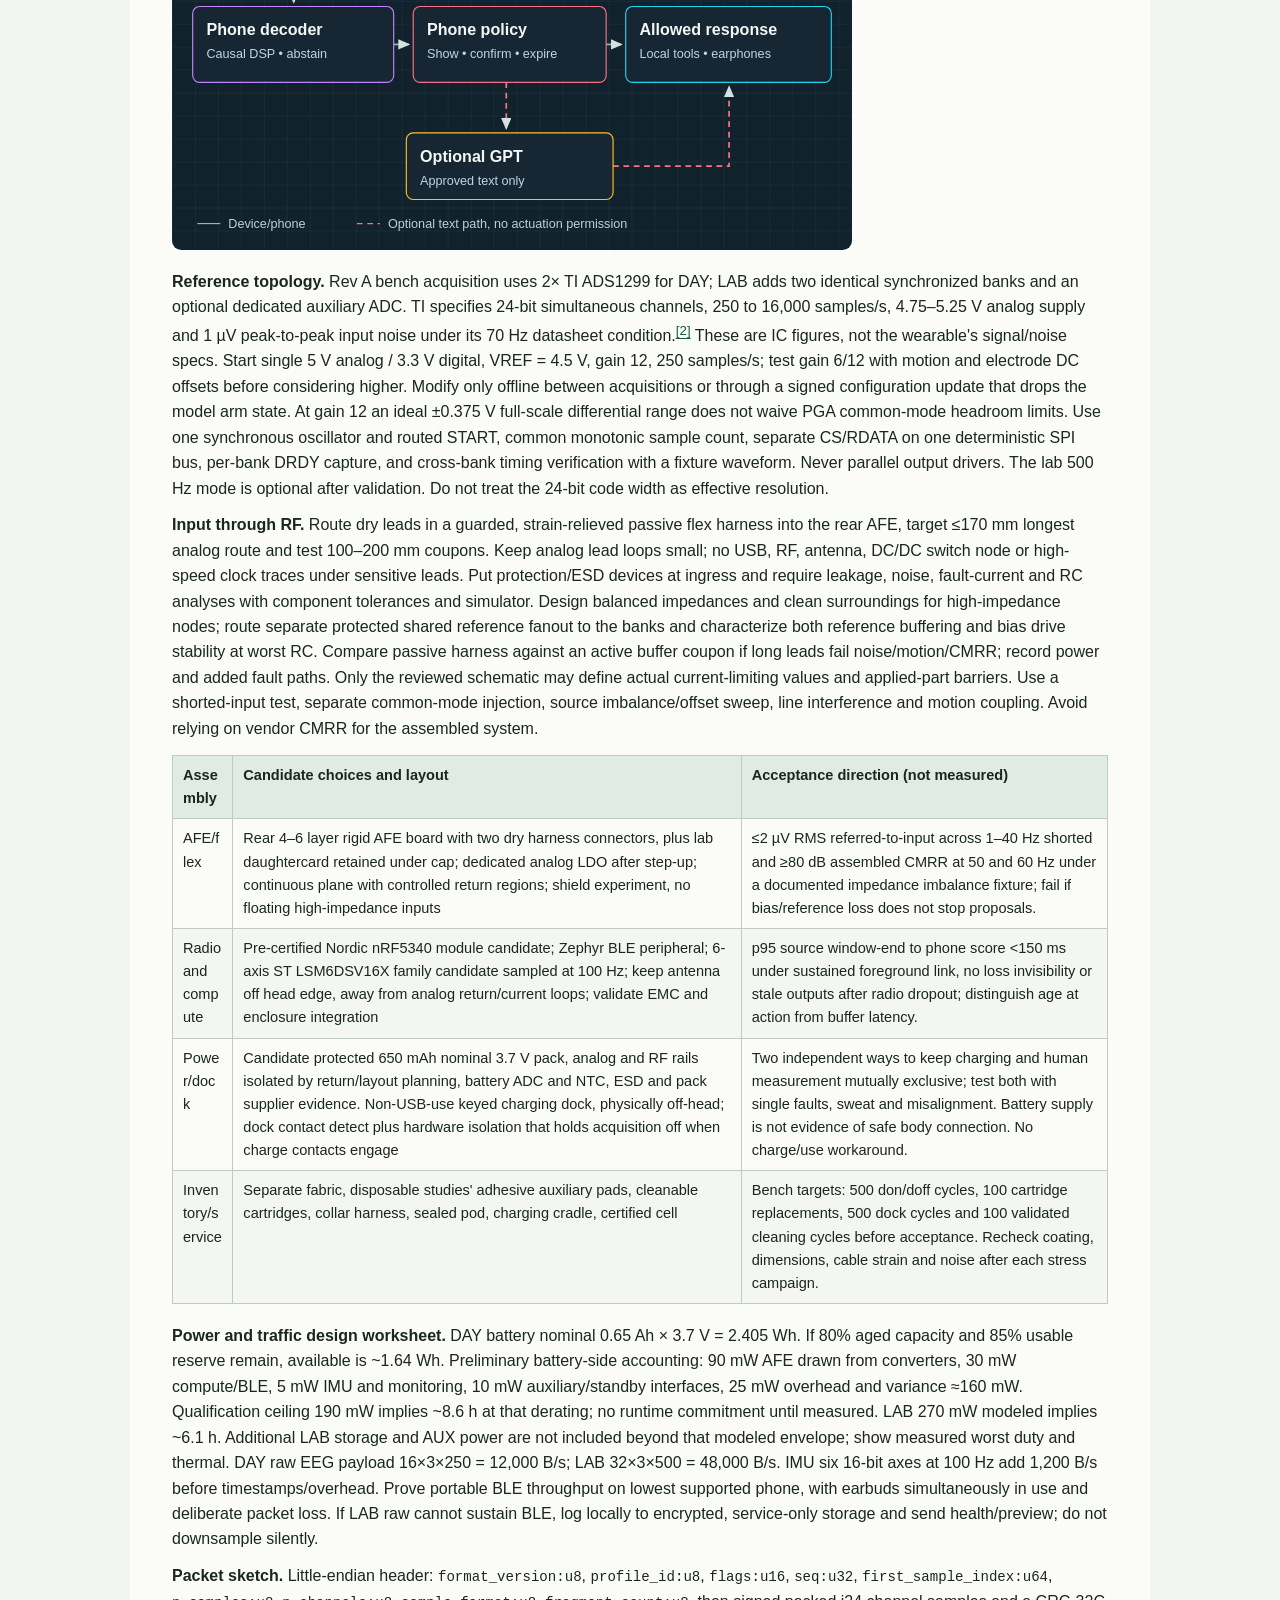
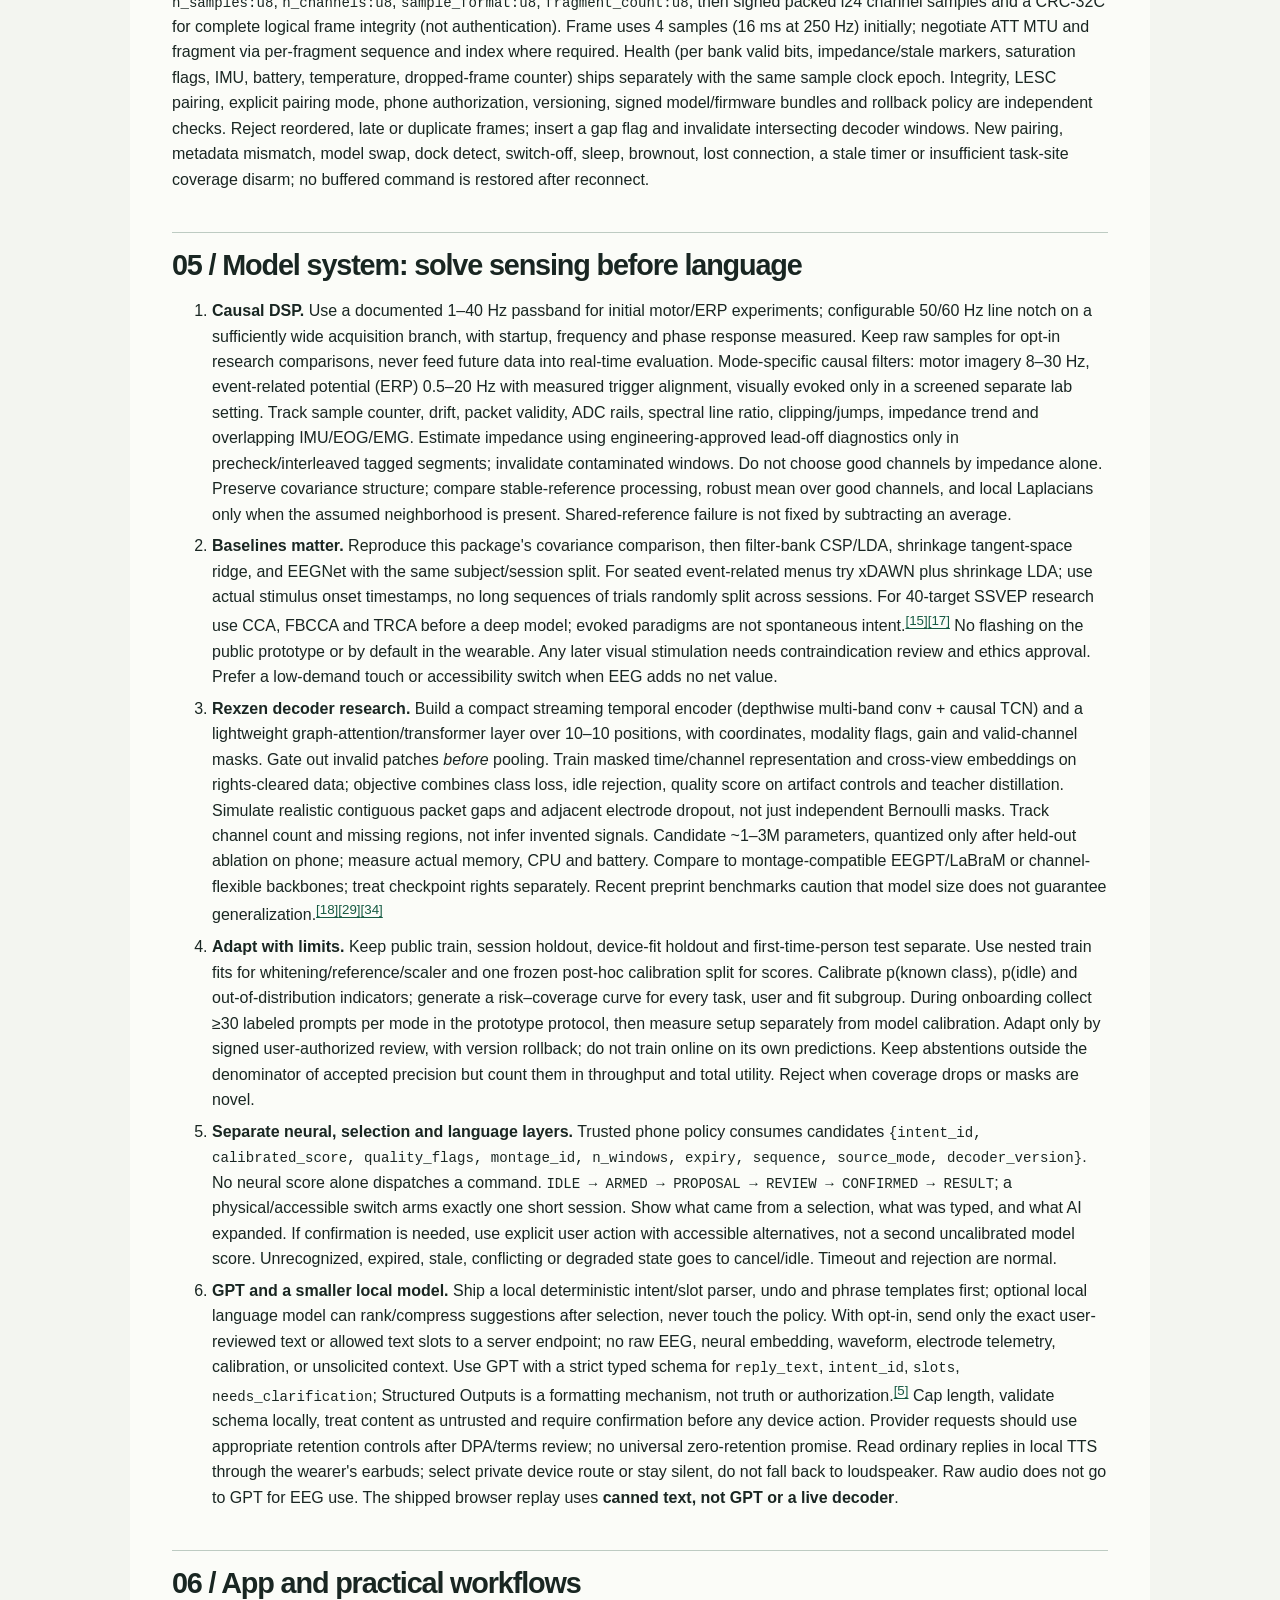
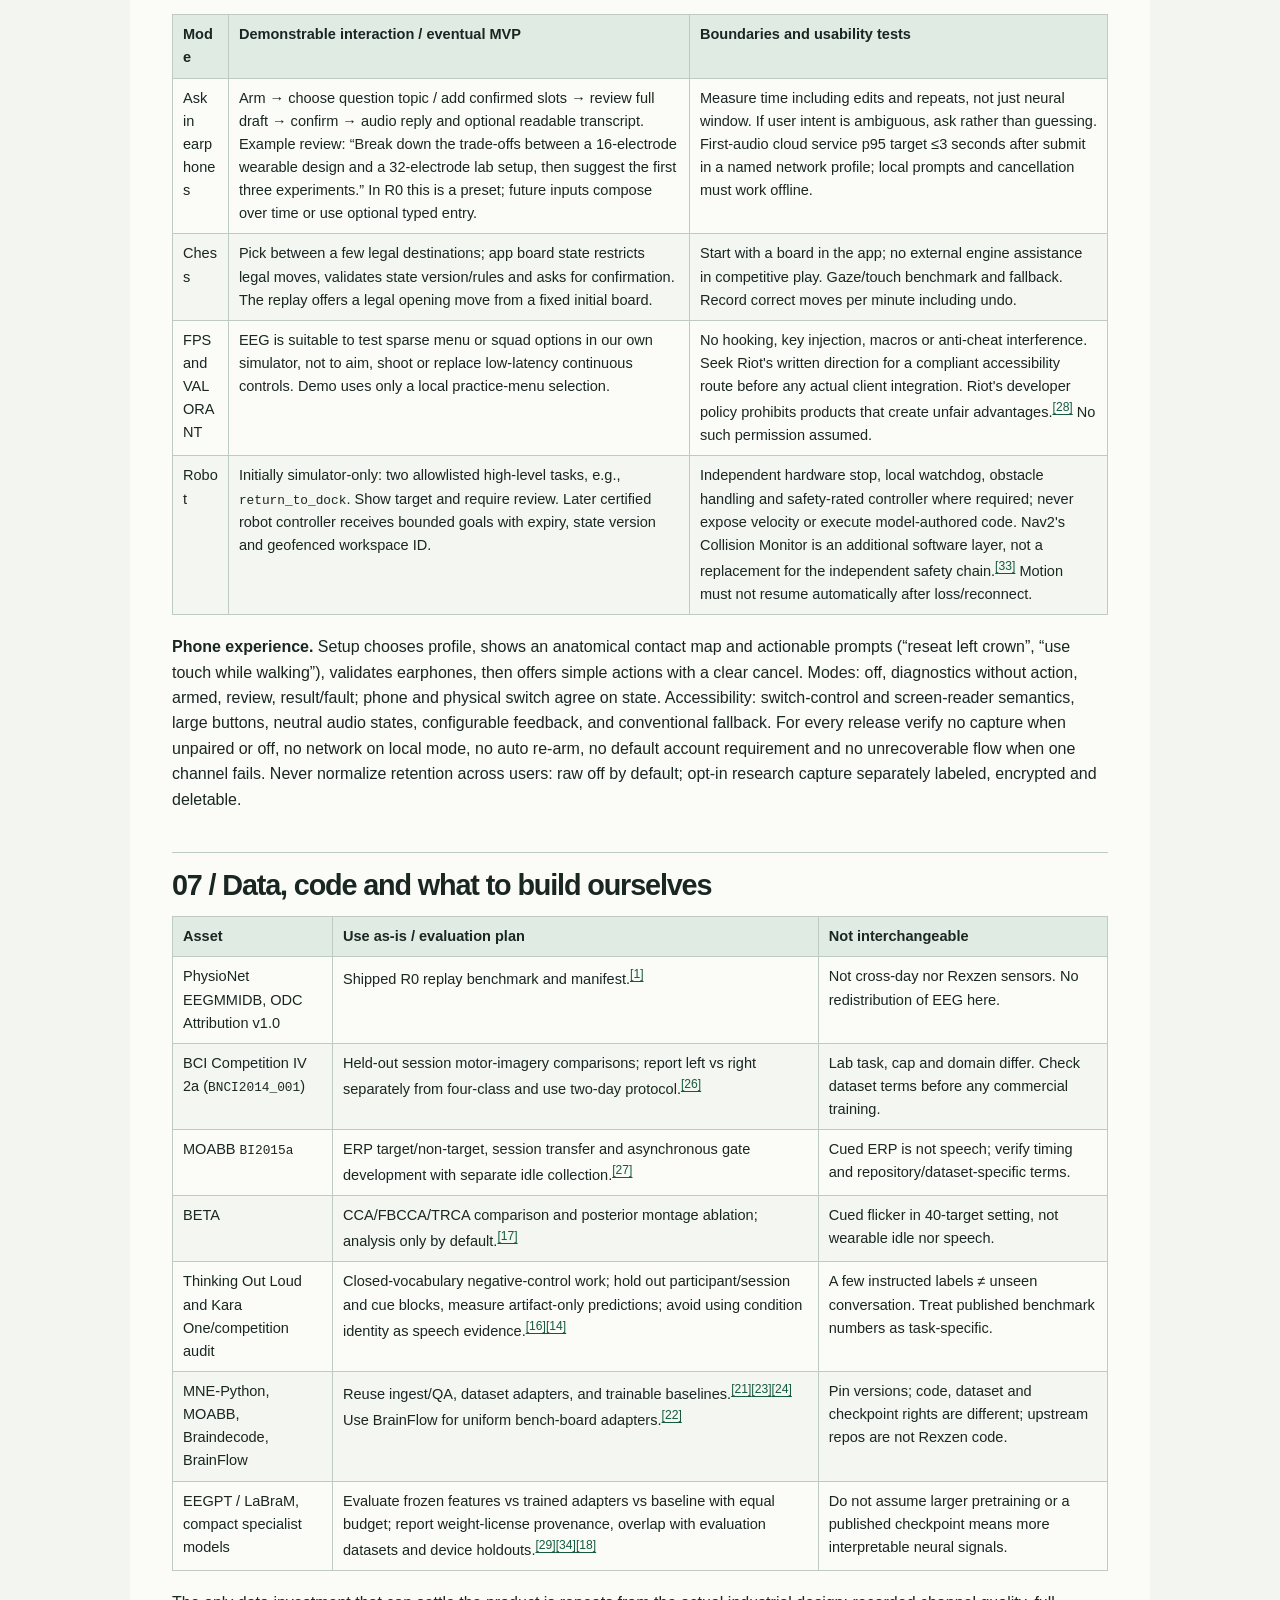
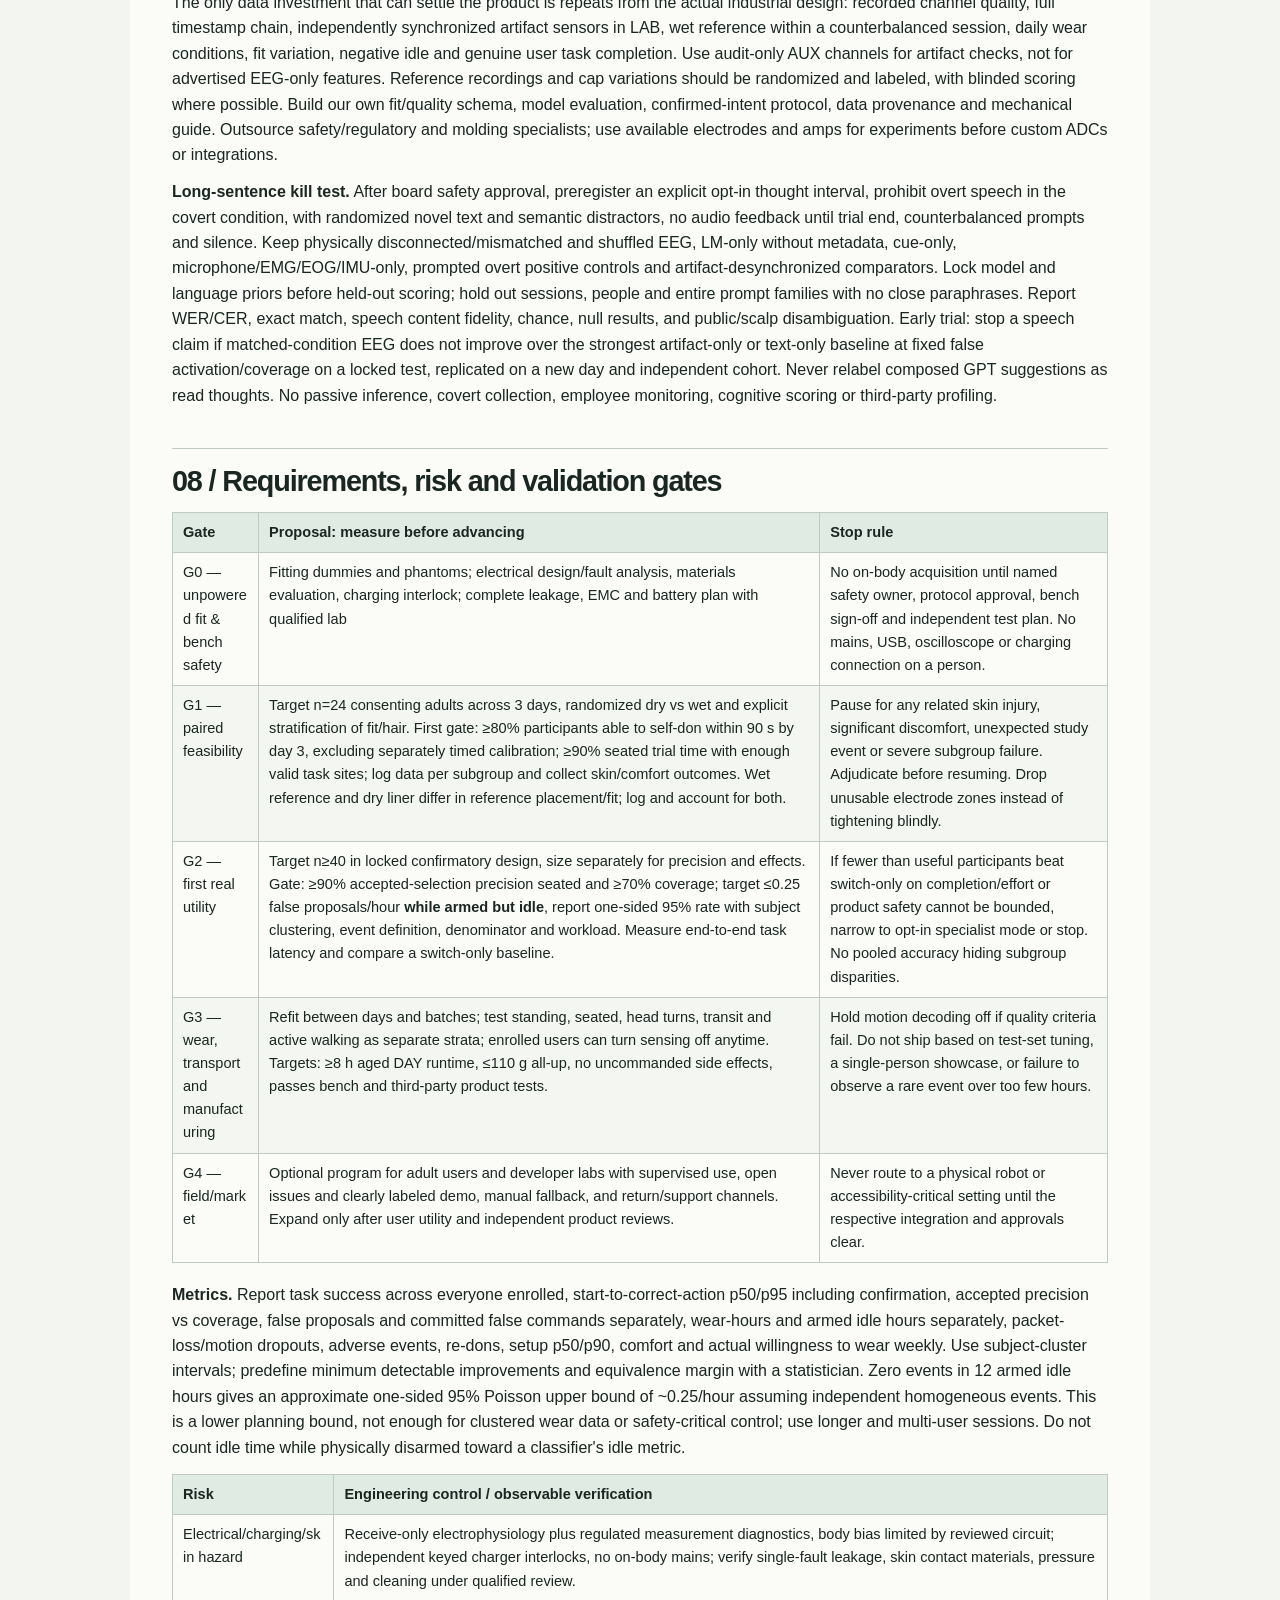
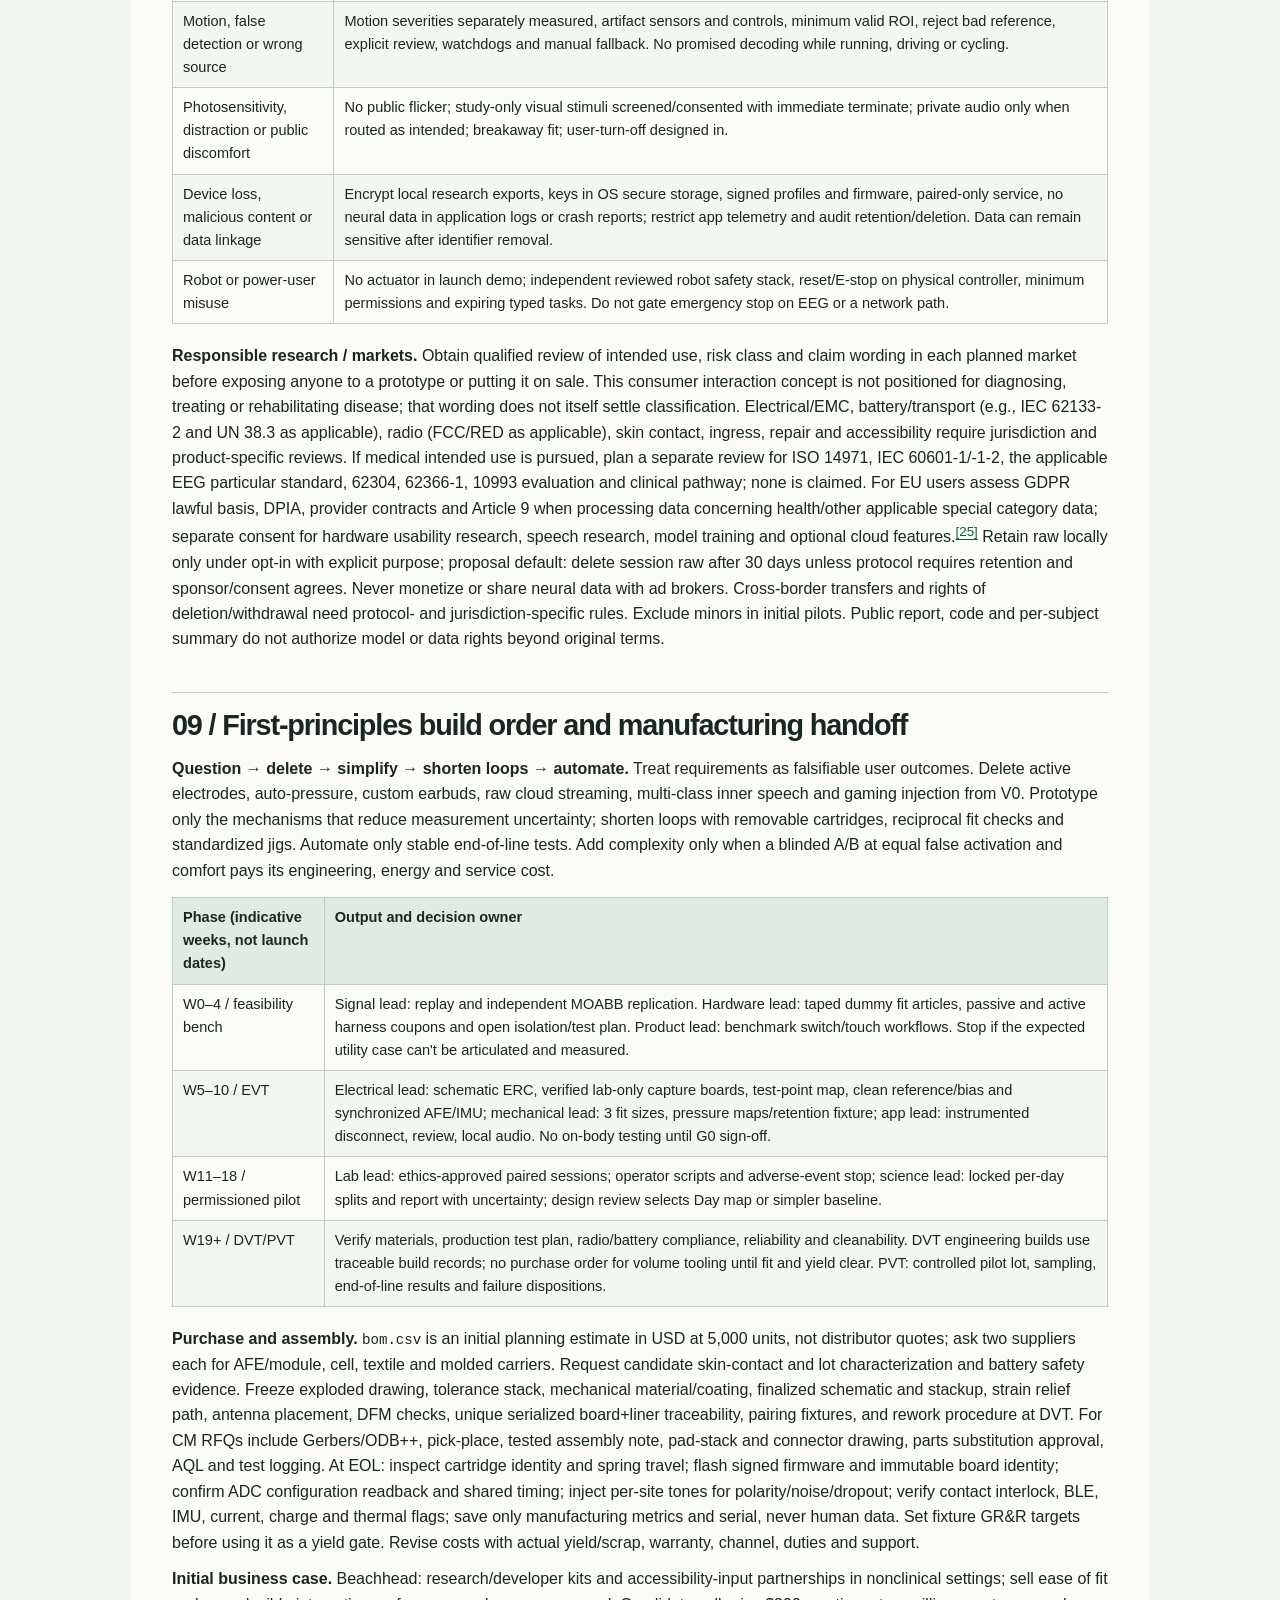
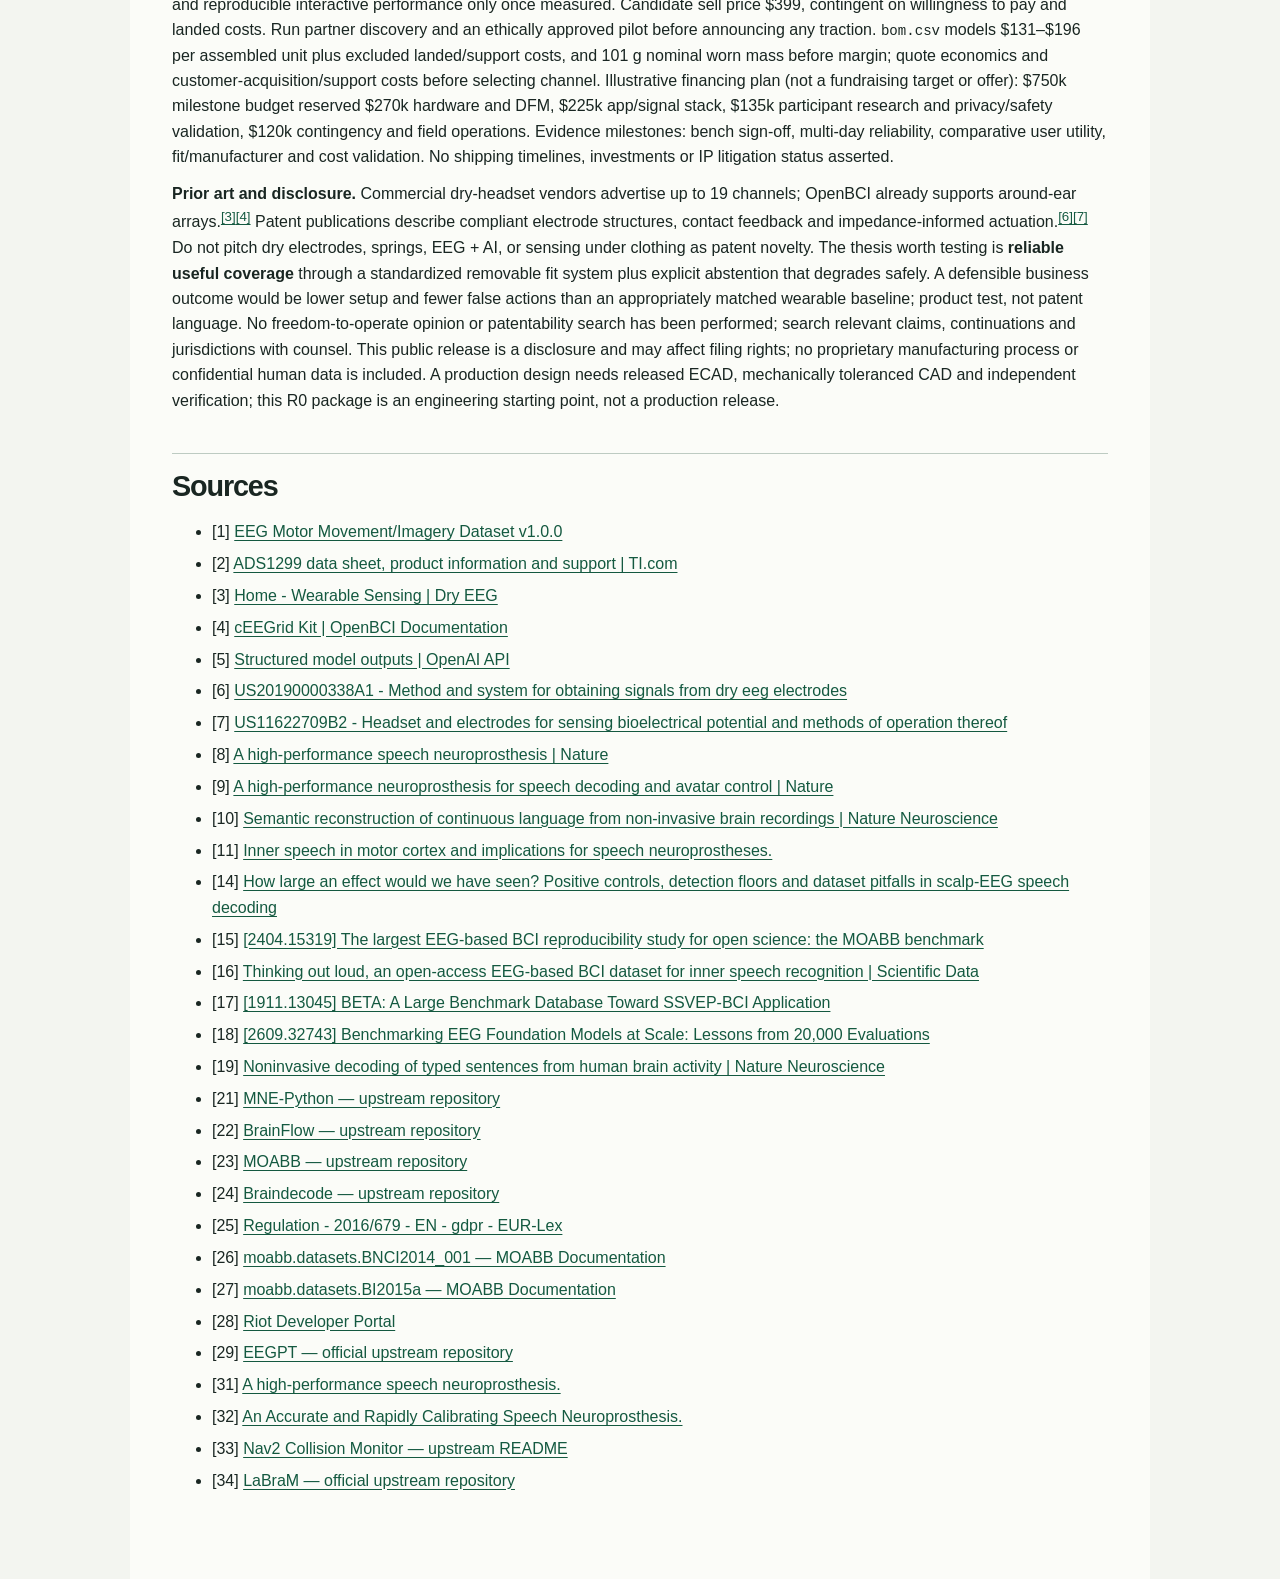
<file: public-research/bci/technical.html>
<!doctype html><html lang="en"><head><meta charset="utf-8"><meta name="viewport" content="width=device-width,initial-scale=1"><title>Rexzen Neural R0 | Technical design</title>
<link rel="canonical" href="https://rexzen.si/research/bci/technical.html"><style>
:root{--ink:#192622;--muted:#435750;--accent:#145940;--line:#bdcbc2; font:16px/1.59 'Segoe UI',Arial,sans-serif;color-scheme:light}*{box-sizing:border-box}body{margin:0;color:var(--ink);background:#f3f5f0}article{max-width:1020px;margin:auto;background:#fbfcf8;padding:36px 42px 70px}a{color:var(--accent);text-underline-offset:3px}.top{padding:0 0 14px;border-bottom:1px solid var(--line);font:700 .8rem Consolas,monospace;text-transform:uppercase;letter-spacing:.1em}h1{font-size:clamp(2.8rem,7vw,5.2rem);line-height:1;letter-spacing:-.07em;margin:28px 0 16px}h2{font-size:1.8rem;letter-spacing:-.04em;line-height:1.15;margin:40px 0 14px;border-top:1px solid var(--line);padding-top:16px}p,li{overflow-wrap:anywhere}h2,h3{break-after:avoid}p{margin:.7em 0}li{margin:.4em 0}figure{margin:1.2em 0}figure img{width:min(100%,680px);display:block;height:auto}figcaption{font-size:.84rem;color:var(--muted);margin-top:5px}table{width:100%;border-collapse:collapse;font-size:.91rem;margin:14px 0 19px;table-layout:auto}th,td{text-align:left;vertical-align:top;padding:8px 10px;border:1px solid var(--line);overflow-wrap:anywhere}th{background:#e0ebe3}tbody tr:nth-child(even){background:#f3f6f1}thead{display:table-header-group}code{font:.88em Consolas,monospace}nav a{display:inline-block;margin:0 .28em .3em 0}tr,figure{break-inside:avoid}.connected{color:#145940}@media(max-width:650px){article{padding:22px 15px 36px}table{font-size:.82rem}th,td{padding:5px}}
@page{size:A4;margin:13mm 13mm 16mm}@media print{*{-webkit-print-color-adjust:exact;print-color-adjust:exact}body,article{background:white}article{max-width:none;margin:0;padding:0}body{font:11.25pt/1.42 Arial,sans-serif}h1{font-size:45pt}h2{font-size:20pt;margin-top:24px}p,li{orphans:2;widows:2}table{font-size:9.7pt}figure img{max-height:95mm;object-fit:contain;object-position:left}a{text-decoration:none}}
</style></head><body><article><nav class="top" aria-label="Breadcrumb"><a href="https://rexzen.si/research/bci/">Rexzen Research / Neural R0</a></nav><h1>Rexzen Neural / R0</h1>
<p><strong>Engineering concept and research release · Revision 0.1 · November 2026</strong><br />
<strong>Status: offline public-data experiment and interaction prototype only. No Rexzen wearable has been built or tested. Not a medical device, a product for sale, or an instruction to connect a prototype to a person.</strong></p>
<h2>00 / Decision memo</h2>
<p>Build a <strong>16-channel scalp EEG liner hidden under a plain cap</strong> with a 32-channel interchangeable lab liner; use a separate phone and the wearer's existing earphones. The first product function to validate is a deliberately armed selector for a few known commands. Its output is a <strong>proposal</strong>; the wearer can review, correct, confirm or cancel it. The commercial hypothesis is that a discreet fit, reliable setup on different hair types and fewer false activations are more valuable at first than a larger classifier or more electrodes. Neither a cap alone nor more AI makes low-quality EEG into high-resolution brain recordings.</p>
<ul>
<li><strong>Build first:</strong> reusable 16-channel dev acquisition, two short lists of actions, phone-local signal processing, touch/switch fallback, and a clear hardware off state. Fresh user confirmation commits a proposed action. No passive background decoding.</li>
<li><strong>Test in parallel:</strong> 8 / 16 / 32 sensor utility, dry contact and reference stability, day-to-day transfer and the utility of EEG relative to a conventional button, voice or eye-gaze control. A 32-channel research option is not a claim that 32 is better.</li>
<li><strong>Research only:</strong> decoding unseen imagined sentences. At launch, longer requests would be <em>composed</em> from confirmed words/choices or typed, not inferred from inner speech. No claim of parity or superiority to invasive speech BCIs. No release of live competitive game controls or robot actuation.</li>
<li><strong>What is real today:</strong> an offline experiment on public EEG, a browser replay of the interaction and the technical package. No field results, regulatory clearance, margin, supplier readiness or customer traction is implied.</li>
</ul>
<h2>01 / The performance boundary</h2>
<table>
<thead>
<tr>
<th>Reference</th>
<th>What was demonstrated</th>
<th>What it does not validate</th>
</tr>
</thead>
<tbody>
<tr>
<td>Willett et al., <em>Nature</em>, 2023</td>
<td>Intracortical spiking; one participant's attempted speech at 62 words/min, 23.8% word error on a 125,000-word vocabulary.<sup><a href="#src-8">[8]</a></sup><sup><a href="#src-31">[31]</a></sup></td>
<td>Scalp EEG, unprompted inner speech or population-wide performance.</td>
</tr>
<tr>
<td>Metzger et al., <em>Nature</em>, 2023</td>
<td>High-density cortical surface recording; median 78 words/min and 25% median word error for large-vocabulary text in one participant.<sup><a href="#src-9">[9]</a></sup></td>
<td>Equivalence of electrode counts across recording modalities.</td>
</tr>
<tr>
<td>Card et al., <em>NEJM</em>, 2024</td>
<td>One intracortical participant sustained 97.5% accuracy after additional training; approximately 32 words/min in self-paced conversations.<sup><a href="#src-32">[32]</a></sup></td>
<td>Comparable implanted vs. wearable task conditions.</td>
</tr>
<tr>
<td><em>Cell</em>, 2025</td>
<td>Multi-unit motor cortex recordings from four implanted participants, with real-time decoding of instructed inner speech and experiments on protecting private inner speech.<sup><a href="#src-11">[11]</a></sup></td>
<td>Unrestricted readout of private thoughts, or feasibility with scalp sensors.</td>
</tr>
<tr>
<td>Tang et al., <em>Nature Neuroscience</em>, 2023</td>
<td>fMRI semantic reconstruction of perceived and imagined content; the study assessed subject cooperation.<sup><a href="#src-10">[10]</a></sup></td>
<td>An exact transcript or a wearable implementation.</td>
</tr>
<tr>
<td>Brain2Qwerty, <em>Nature Neuroscience</em>, 2026</td>
<td>35 healthy volunteers typed memorized sentences; mean character error was 29% with MEG and 65% with EEG.<sup><a href="#src-19">[19]</a></sup></td>
<td>Silent speech: participants moved their fingers and actually typed. CER is not WER.</td>
</tr>
<tr>
<td>Nieto et al., <em>Scientific Data</em>, 2022; subsequent preprint audit</td>
<td>An open cued inner-speech dataset enables controlled experiments. A later preprint identified confounds in the dataset's condition labels and artifact-channel effects across corpora.<sup><a href="#src-16">[16]</a></sup><sup><a href="#src-14">[14]</a></sup></td>
<td>A reliable, moving, open-vocabulary EEG decoder.</td>
</tr>
</tbody>
</table>
<p>Electrode count is not information bandwidth. Scalp recordings sum activity from many sources through tissue while eyes, muscles, contact, and movement add competing signals. The operating target is <strong>correct confirmed commands per worn hour at a fixed false-action rate</strong>, not invasive-equivalent WER, bit rate or a best-subject demo. If anyone requests an invasive comparison, test the same task, population and denominator; compare wearability separately from communication throughput.</p>
<p><span id="offline-experiment"></span></p>
<h2>02 / What the offline experiment actually says</h2>
<p><strong>Measured:</strong> 16 participants · 48 EDF+ recordings · 720 unique trials. Accuracy (95% participant bootstrap interval):</p>
<table>
<thead>
<tr>
<th>Montage subset</th>
<th style="text-align:right">Log-bandpower</th>
<th style="text-align:right">Log-covariance</th>
</tr>
</thead>
<tbody>
<tr>
<td>Central 8</td>
<td style="text-align:right">52.5% (49.4%–55.7%)</td>
<td style="text-align:right">61.0% (56.2%–66.7%)</td>
</tr>
<tr>
<td>DAY 16</td>
<td style="text-align:right">52.9% (50.1%–55.7%)</td>
<td style="text-align:right">63.4% (59.1%–68.1%)</td>
</tr>
<tr>
<td>LAB 32</td>
<td style="text-align:right">50.4% (47.0%–53.9%)</td>
<td style="text-align:right">59.3% (55.6%–63.1%)</td>
</tr>
<tr>
<td>Frontal 4, control</td>
<td style="text-align:right">52.6% (49.9%–55.6%)</td>
<td style="text-align:right">54.8% (51.4%–58.0%)</td>
</tr>
<tr>
<td>DAY 16, shuffled training labels</td>
<td style="text-align:right">—</td>
<td style="text-align:right">49.6% (49.1%–50.0%)</td>
</tr>
</tbody>
</table>
<p>Paired LAB 32 minus DAY 16 covariance: <strong>-4.1 pp</strong> (-7.0 pp to -1.3 pp). This is not a statistical comparison of electrode hardware.</p>
<p>PhysioNet EEGMMIDB contains 64 channels at 160 samples/s and annotated two-class visual-cued unilateral fist imagery runs; T1 and T2 encode left and right respectively for these runs.<sup><a href="#src-1">[1]</a></sup> We used subjects S001–S016 and runs 04, 08, 12: a fixed convenience subset, not a preregistered trial. Leave-one-run-out within each person; each trial appears in test once. Decode 0.5–3.5 s following the onset of the imagery cue; omit T0 rest. Fit training-only normalization and class templates. Report participant-macro balanced accuracy with participant bootstrap percentile intervals, not a confidence claim for the end product. The NumPy source and raw-file checksums allow the analysis to be rerun; no raw participant EEG is bundled.</p>
<p>Two matched models run on the same splits: standardized log-bandpower nearest class mean at 8–12, 13–20 and 20–30 Hz, versus nearest class mean of log-domain, trace-normalized shrinkage covariances across those bands. The latter adds cross-electrode structure. The four frontal sites are a <strong>control montage, not direct EMG or EOG measurement</strong>; chance-level label shuffling cannot exclude cue, eye or muscle confounds. This is offline, same-visit and synchronously cued. It neither measures idle false triggers nor validates our liner, an asynchronous switch, dry contacts, walking, speech, free thought, or online app control. Paired 32-vs-16 comparisons use subject-level differences; the experiment cannot say there is an optimal number for other users, windows or algorithms. It justifies testing a focused 16-site product, not shipping a control system.</p>
<h2>03 / Industrial design and electrode layout</h2>
<figure><img src="electrodes.svg" alt="10–10 top view: 16 Day sites, 16 Lab additions, separate REF and BIAS" /></figure>
<p><strong>Form factor.</strong> Plain low-profile cap, matte graphite or stone; no flashing accents or exposed leads. The cap is a cosmetic shell and carries no electronics. Inside, an adjustable four-branch liner indexes at forehead, crown and nape; it can be removed for cleaning, service or a different cap shell. The nape pod detaches outward while the cap remains cosmetic. Keep ordinary earbuds, prescription glasses and ears unencumbered. Add a recognizable muted hardware LED visible in a mirror and a physical two-position acquisition switch with a tactile off detent. No hat-on means recording off even if the phone asks otherwise. No microphones/cameras or built-in speaker in the headwear.</p>
<table>
<thead>
<tr>
<th>Form or component</th>
<th>Design intent</th>
<th>Prototype verification</th>
</tr>
</thead>
<tbody>
<tr>
<td>Cap liner (chosen)</td>
<td>Crown reach for C3/C4/Cz plus posterior coverage under a familiar silhouette; removable polyester-spacer knit; optional neutral designs; three fit sizes spanning an initial 52–62 cm head circumference trial envelope</td>
<td>Compare time, willingness to wear in public and contact across head geometry, shaved hair, curls/coils, dense hair, braids, protective styles, glasses and earbud combinations. Never require hair cutting or scalp abrasion.</td>
</tr>
<tr>
<td>Hairband (alternative)</td>
<td>Attractive and fast to don; weak contact repeatability at the rear unless substantial retention is added</td>
<td>Use as a concept control, not as a substitute for central and posterior coverage.</td>
</tr>
<tr>
<td>Ear hooks only (rejected for primary mode)</td>
<td>Discreet but the contact geometry does not cover the selected central and occipital montage. Around-ear arrays already exist.<sup><a href="#src-4">[4]</a></sup></td>
<td>Optional later low-motion task; not a route to more spatial detail.</td>
</tr>
<tr>
<td>Load-bearing frame</td>
<td>Candidate PC/ABS electronics carrier and replaceable PA12 or molded resilient arms; liner takes the gross load; TPU/elastomer seats decouple cable and pod movement from contact</td>
<td>Off-body jig: force-displacement, structural creep, hair snag, drop, cleaning and wear; avoid post-overmold flex pinch. Materials are candidates, not skin-contact approvals.</td>
</tr>
<tr>
<td>Electrode cartridges</td>
<td>Keyed small/medium/long captive modules (approx. 3/5/7 mm nominal protrusion fixture settings) for hair, flat pads at hair-free sites. Rounded blunt conductive comb petal or qualified coated polymer candidates; no exposed sharp tips, nickel interfaces or aggressive scalp prep</td>
<td>Initial off-head design sweep: 0.2–0.4 N preload per cartridge in nominal jig, about 2 mm usable travel within a 3 mm stop envelope. Measure contact patch and local pressure, not just spring force. No safe human limits inferred from this jig.</td>
</tr>
<tr>
<td>Reference and body bias pads</td>
<td>Separate contacts under left and right mastoid tabs, with long strain relief and distinct connector keying. Bias is a common-mode circuit, not digital ground or a stimulus output</td>
<td>Treat both as system-critical: reference or bias health fault stops inference regardless of classifier score. Compare pads on dry and wet rigs; inspect under hair and earpiece motion.</td>
</tr>
<tr>
<td>Pod and textile</td>
<td>Concept envelope ≤62 × 33 × 15 mm nape pod, no cell pressure against head; mass target ≤110 g including shell and excludes earbuds. Lift tab removable with gloves; keep seams away from scalp contacts</td>
<td>Verify comfort while upright/seated, head turn, walking and against a headrest; plan passive shedding of sweat; do not claim ingress resistance before lab testing.</td>
</tr>
</tbody>
</table>
<p><strong>Channel allocation.</strong> DAY = 16 simultaneously sampled differential scalp channels relative to an analog reference plus REF and BIAS: 18 skin contacts, no implanted sensors. LAB = 32 scalp channels (same DAY montage plus 16 additional sites), same REF and BIAS, optional two independent bipolar artifact channels (+4 contacts). Thus 34 passive scalp/body contacts without auxiliaries, 38 total including optional EOG/EMG. The accelerometer is not an electrode. The coordinate drawing is a symbolic top view, not placement on an individual. For the first verification run locate true 10–10 sites from nasion, inion and preauricular landmarks; mark and record normalized liner offsets. Aim for ≤5 mm repeated-placement error as a design goal; confirm actual position and repeatability on each size. A pair removed from the map is not replaced by a model-generated electrode. See <code>electrodes.csv</code> for indexed sites and AFE banks.</p>
<p><strong>Fit co-design hypothesis.</strong> Start with a fixed, experimentally documented Day map. For each liner size and cartridge, collect quality <em>and comfort</em> as the wearer dons the cap; fit adjustments are manual. Do not actuate pins or sweep physical pressure based on software. Build a persistent contact profile indexed by site and hardware revision; derive a short-lived per-window mask and ordered re-seat suggestions. Estimate marginal task benefit and correlated loss (e.g., neighboring sensors failing together) from a study split, then choose the smallest montage that clears preregistered safety, coverage and subgroup criteria. Store the montage and mask with predictions but transmit no raw waveform to a language model. A/B: fixed fit/fixed decoder → fit guidance only → masked decoder only → both; use counterbalanced wear order, identical thresholds and label budgets. Retain a variant only if task coverage at equal false activation and comfort improves on unseen fit sessions. This is a testable combination hypothesis, not a patent claim.</p>
<h2>04 / Electronics, power and firmware</h2>
<figure><img src="architecture.svg" alt="Signal and authorization: receive only, phone decoder, phone policy, optional approved-text GPT" /></figure>
<p><strong>Reference topology.</strong> Rev A bench acquisition uses 2× TI ADS1299 for DAY; LAB adds two identical synchronized banks and an optional dedicated auxiliary ADC. TI specifies 24-bit simultaneous channels, 250 to 16,000 samples/s, 4.75–5.25 V analog supply and 1 µV peak-to-peak input noise under its 70 Hz datasheet condition.<sup><a href="#src-2">[2]</a></sup> These are IC figures, not the wearable's signal/noise specs. Start single 5 V analog / 3.3 V digital, VREF = 4.5 V, gain 12, 250 samples/s; test gain 6/12 with motion and electrode DC offsets before considering higher. Modify only offline between acquisitions or through a signed configuration update that drops the model arm state. At gain 12 an ideal ±0.375 V full-scale differential range does not waive PGA common-mode headroom limits. Use one synchronous oscillator and routed START, common monotonic sample count, separate CS/RDATA on one deterministic SPI bus, per-bank DRDY capture, and cross-bank timing verification with a fixture waveform. Never parallel output drivers. The lab 500 Hz mode is optional after validation. Do not treat the 24-bit code width as effective resolution.</p>
<p><strong>Input through RF.</strong> Route dry leads in a guarded, strain-relieved passive flex harness into the rear AFE, target ≤170 mm longest analog route and test 100–200 mm coupons. Keep analog lead loops small; no USB, RF, antenna, DC/DC switch node or high-speed clock traces under sensitive leads. Put protection/ESD devices at ingress and require leakage, noise, fault-current and RC analyses with component tolerances and simulator. Design balanced impedances and clean surroundings for high-impedance nodes; route separate protected shared reference fanout to the banks and characterize both reference buffering and bias drive stability at worst RC. Compare passive harness against an active buffer coupon if long leads fail noise/motion/CMRR; record power and added fault paths. Only the reviewed schematic may define actual current-limiting values and applied-part barriers. Use a shorted-input test, separate common-mode injection, source imbalance/offset sweep, line interference and motion coupling. Avoid relying on vendor CMRR for the assembled system.</p>
<table>
<thead>
<tr>
<th>Assembly</th>
<th>Candidate choices and layout</th>
<th>Acceptance direction (not measured)</th>
</tr>
</thead>
<tbody>
<tr>
<td>AFE/flex</td>
<td>Rear 4–6 layer rigid AFE board with two dry harness connectors, plus lab daughtercard retained under cap; dedicated analog LDO after step-up; continuous plane with controlled return regions; shield experiment, no floating high-impedance inputs</td>
<td>≤2 µV RMS referred-to-input across 1–40 Hz shorted and ≥80 dB assembled CMRR at 50 and 60 Hz under a documented impedance imbalance fixture; fail if bias/reference loss does not stop proposals.</td>
</tr>
<tr>
<td>Radio and compute</td>
<td>Pre-certified Nordic nRF5340 module candidate; Zephyr BLE peripheral; 6-axis ST LSM6DSV16X family candidate sampled at 100 Hz; keep antenna off head edge, away from analog return/current loops; validate EMC and enclosure integration</td>
<td>p95 source window-end to phone score &lt;150 ms under sustained foreground link, no loss invisibility or stale outputs after radio dropout; distinguish age at action from buffer latency.</td>
</tr>
<tr>
<td>Power/dock</td>
<td>Candidate protected 650 mAh nominal 3.7 V pack, analog and RF rails isolated by return/layout planning, battery ADC and NTC, ESD and pack supplier evidence. Non-USB-use keyed charging dock, physically off-head; dock contact detect plus hardware isolation that holds acquisition off when charge contacts engage</td>
<td>Two independent ways to keep charging and human measurement mutually exclusive; test both with single faults, sweat and misalignment. Battery supply is not evidence of safe body connection. No charge/use workaround.</td>
</tr>
<tr>
<td>Inventory/service</td>
<td>Separate fabric, disposable studies' adhesive auxiliary pads, cleanable cartridges, collar harness, sealed pod, charging cradle, certified cell</td>
<td>Bench targets: 500 don/doff cycles, 100 cartridge replacements, 500 dock cycles and 100 validated cleaning cycles before acceptance. Recheck coating, dimensions, cable strain and noise after each stress campaign.</td>
</tr>
</tbody>
</table>
<p><strong>Power and traffic design worksheet.</strong> DAY battery nominal 0.65 Ah × 3.7 V = 2.405 Wh. If 80% aged capacity and 85% usable reserve remain, available is ~1.64 Wh. Preliminary battery-side accounting: 90 mW AFE drawn from converters, 30 mW compute/BLE, 5 mW IMU and monitoring, 10 mW auxiliary/standby interfaces, 25 mW overhead and variance ≈160 mW. Qualification ceiling 190 mW implies ~8.6 h at that derating; no runtime commitment until measured. LAB 270 mW modeled implies ~6.1 h. Additional LAB storage and AUX power are not included beyond that modeled envelope; show measured worst duty and thermal. DAY raw EEG payload 16×3×250 = 12,000 B/s; LAB 32×3×500 = 48,000 B/s. IMU six 16-bit axes at 100 Hz add 1,200 B/s before timestamps/overhead. Prove portable BLE throughput on lowest supported phone, with earbuds simultaneously in use and deliberate packet loss. If LAB raw cannot sustain BLE, log locally to encrypted, service-only storage and send health/preview; do not downsample silently.</p>
<p><strong>Packet sketch.</strong> Little-endian header: <code>format_version:u8</code>, <code>profile_id:u8</code>, <code>flags:u16</code>, <code>seq:u32</code>, <code>first_sample_index:u64</code>, <code>n_samples:u8</code>, <code>n_channels:u8</code>, <code>sample_format:u8</code>, <code>fragment_count:u8</code>, then signed packed i24 channel samples and a CRC-32C for complete logical frame integrity (not authentication). Frame uses 4 samples (16 ms at 250 Hz) initially; negotiate ATT MTU and fragment via per-fragment sequence and index where required. Health (per bank valid bits, impedance/stale markers, saturation flags, IMU, battery, temperature, dropped-frame counter) ships separately with the same sample clock epoch. Integrity, LESC pairing, explicit pairing mode, phone authorization, versioning, signed model/firmware bundles and rollback policy are independent checks. Reject reordered, late or duplicate frames; insert a gap flag and invalidate intersecting decoder windows. New pairing, metadata mismatch, model swap, dock detect, switch-off, sleep, brownout, lost connection, a stale timer or insufficient task-site coverage disarm; no buffered command is restored after reconnect.</p>
<h2>05 / Model system: solve sensing before language</h2>
<ol>
<li><strong>Causal DSP.</strong> Use a documented 1–40 Hz passband for initial motor/ERP experiments; configurable 50/60 Hz line notch on a sufficiently wide acquisition branch, with startup, frequency and phase response measured. Keep raw samples for opt-in research comparisons, never feed future data into real-time evaluation. Mode-specific causal filters: motor imagery 8–30 Hz, event-related potential (ERP) 0.5–20 Hz with measured trigger alignment, visually evoked only in a screened separate lab setting. Track sample counter, drift, packet validity, ADC rails, spectral line ratio, clipping/jumps, impedance trend and overlapping IMU/EOG/EMG. Estimate impedance using engineering-approved lead-off diagnostics only in precheck/interleaved tagged segments; invalidate contaminated windows. Do not choose good channels by impedance alone. Preserve covariance structure; compare stable-reference processing, robust mean over good channels, and local Laplacians only when the assumed neighborhood is present. Shared-reference failure is not fixed by subtracting an average.</li>
<li><strong>Baselines matter.</strong> Reproduce this package's covariance comparison, then filter-bank CSP/LDA, shrinkage tangent-space ridge, and EEGNet with the same subject/session split. For seated event-related menus try xDAWN plus shrinkage LDA; use actual stimulus onset timestamps, no long sequences of trials randomly split across sessions. For 40-target SSVEP research use CCA, FBCCA and TRCA before a deep model; evoked paradigms are not spontaneous intent.<sup><a href="#src-15">[15]</a></sup><sup><a href="#src-17">[17]</a></sup> No flashing on the public prototype or by default in the wearable. Any later visual stimulation needs contraindication review and ethics approval. Prefer a low-demand touch or accessibility switch when EEG adds no net value.</li>
<li><strong>Rexzen decoder research.</strong> Build a compact streaming temporal encoder (depthwise multi-band conv + causal TCN) and a lightweight graph-attention/transformer layer over 10–10 positions, with coordinates, modality flags, gain and valid-channel masks. Gate out invalid patches <em>before</em> pooling. Train masked time/channel representation and cross-view embeddings on rights-cleared data; objective combines class loss, idle rejection, quality score on artifact controls and teacher distillation. Simulate realistic contiguous packet gaps and adjacent electrode dropout, not just independent Bernoulli masks. Track channel count and missing regions, not infer invented signals. Candidate ~1–3M parameters, quantized only after held-out ablation on phone; measure actual memory, CPU and battery. Compare to montage-compatible EEGPT/LaBraM or channel-flexible backbones; treat checkpoint rights separately. Recent preprint benchmarks caution that model size does not guarantee generalization.<sup><a href="#src-18">[18]</a></sup><sup><a href="#src-29">[29]</a></sup><sup><a href="#src-34">[34]</a></sup></li>
<li><strong>Adapt with limits.</strong> Keep public train, session holdout, device-fit holdout and first-time-person test separate. Use nested train fits for whitening/reference/scaler and one frozen post-hoc calibration split for scores. Calibrate p(known class), p(idle) and out-of-distribution indicators; generate a risk–coverage curve for every task, user and fit subgroup. During onboarding collect ≥30 labeled prompts per mode in the prototype protocol, then measure setup separately from model calibration. Adapt only by signed user-authorized review, with version rollback; do not train online on its own predictions. Keep abstentions outside the denominator of accepted precision but count them in throughput and total utility. Reject when coverage drops or masks are novel.</li>
<li><strong>Separate neural, selection and language layers.</strong> Trusted phone policy consumes candidates <code>{intent_id, calibrated_score, quality_flags, montage_id, n_windows, expiry, sequence, source_mode, decoder_version}</code>. No neural score alone dispatches a command. <code>IDLE → ARMED → PROPOSAL → REVIEW → CONFIRMED → RESULT</code>; a physical/accessible switch arms exactly one short session. Show what came from a selection, what was typed, and what AI expanded. If confirmation is needed, use explicit user action with accessible alternatives, not a second uncalibrated model score. Unrecognized, expired, stale, conflicting or degraded state goes to cancel/idle. Timeout and rejection are normal.</li>
<li><strong>GPT and a smaller local model.</strong> Ship a local deterministic intent/slot parser, undo and phrase templates first; optional local language model can rank/compress suggestions after selection, never touch the policy. With opt-in, send only the exact user-reviewed text or allowed text slots to a server endpoint; no raw EEG, neural embedding, waveform, electrode telemetry, calibration, or unsolicited context. Use GPT with a strict typed schema for <code>reply_text</code>, <code>intent_id</code>, <code>slots</code>, <code>needs_clarification</code>; Structured Outputs is a formatting mechanism, not truth or authorization.<sup><a href="#src-5">[5]</a></sup> Cap length, validate schema locally, treat content as untrusted and require confirmation before any device action. Provider requests should use appropriate retention controls after DPA/terms review; no universal zero-retention promise. Read ordinary replies in local TTS through the wearer's earbuds; select private device route or stay silent, do not fall back to loudspeaker. Raw audio does not go to GPT for EEG use. The shipped browser replay uses <strong>canned text, not GPT or a live decoder</strong>.</li>
</ol>
<h2>06 / App and practical workflows</h2>
<table>
<thead>
<tr>
<th>Mode</th>
<th>Demonstrable interaction / eventual MVP</th>
<th>Boundaries and usability tests</th>
</tr>
</thead>
<tbody>
<tr>
<td>Ask in earphones</td>
<td>Arm → choose question topic / add confirmed slots → review full draft → confirm → audio reply and optional readable transcript. Example review: “Break down the trade-offs between a 16-electrode wearable design and a 32-electrode lab setup, then suggest the first three experiments.” In R0 this is a preset; future inputs compose over time or use optional typed entry.</td>
<td>Measure time including edits and repeats, not just neural window. If user intent is ambiguous, ask rather than guessing. First-audio cloud service p95 target ≤3 seconds after submit in a named network profile; local prompts and cancellation must work offline.</td>
</tr>
<tr>
<td>Chess</td>
<td>Pick between a few legal destinations; app board state restricts legal moves, validates state version/rules and asks for confirmation. The replay offers a legal opening move from a fixed initial board.</td>
<td>Start with a board in the app; no external engine assistance in competitive play. Gaze/touch benchmark and fallback. Record correct moves per minute including undo.</td>
</tr>
<tr>
<td>FPS and VALORANT</td>
<td>EEG is suitable to test sparse menu or squad options in our own simulator, not to aim, shoot or replace low-latency continuous controls. Demo uses only a local practice-menu selection.</td>
<td>No hooking, key injection, macros or anti-cheat interference. Seek Riot's written direction for a compliant accessibility route before any actual client integration. Riot's developer policy prohibits products that create unfair advantages.<sup><a href="#src-28">[28]</a></sup> No such permission assumed.</td>
</tr>
<tr>
<td>Robot</td>
<td>Initially simulator-only: two allowlisted high-level tasks, e.g., <code>return_to_dock</code>. Show target and require review. Later certified robot controller receives bounded goals with expiry, state version and geofenced workspace ID.</td>
<td>Independent hardware stop, local watchdog, obstacle handling and safety-rated controller where required; never expose velocity or execute model-authored code. Nav2's Collision Monitor is an additional software layer, not a replacement for the independent safety chain.<sup><a href="#src-33">[33]</a></sup> Motion must not resume automatically after loss/reconnect.</td>
</tr>
</tbody>
</table>
<p><strong>Phone experience.</strong> Setup chooses profile, shows an anatomical contact map and actionable prompts (“reseat left crown”, “use touch while walking”), validates earphones, then offers simple actions with a clear cancel. Modes: off, diagnostics without action, armed, review, result/fault; phone and physical switch agree on state. Accessibility: switch-control and screen-reader semantics, large buttons, neutral audio states, configurable feedback, and conventional fallback. For every release verify no capture when unpaired or off, no network on local mode, no auto re-arm, no default account requirement and no unrecoverable flow when one channel fails. Never normalize retention across users: raw off by default; opt-in research capture separately labeled, encrypted and deletable.</p>
<h2>07 / Data, code and what to build ourselves</h2>
<table>
<thead>
<tr>
<th>Asset</th>
<th>Use as-is / evaluation plan</th>
<th>Not interchangeable</th>
</tr>
</thead>
<tbody>
<tr>
<td>PhysioNet EEGMMIDB, ODC Attribution v1.0</td>
<td>Shipped R0 replay benchmark and manifest.<sup><a href="#src-1">[1]</a></sup></td>
<td>Not cross-day nor Rexzen sensors. No redistribution of EEG here.</td>
</tr>
<tr>
<td>BCI Competition IV 2a (<code>BNCI2014_001</code>)</td>
<td>Held-out session motor-imagery comparisons; report left vs right separately from four-class and use two-day protocol.<sup><a href="#src-26">[26]</a></sup></td>
<td>Lab task, cap and domain differ. Check dataset terms before any commercial training.</td>
</tr>
<tr>
<td>MOABB <code>BI2015a</code></td>
<td>ERP target/non-target, session transfer and asynchronous gate development with separate idle collection.<sup><a href="#src-27">[27]</a></sup></td>
<td>Cued ERP is not speech; verify timing and repository/dataset-specific terms.</td>
</tr>
<tr>
<td>BETA</td>
<td>CCA/FBCCA/TRCA comparison and posterior montage ablation; analysis only by default.<sup><a href="#src-17">[17]</a></sup></td>
<td>Cued flicker in 40-target setting, not wearable idle nor speech.</td>
</tr>
<tr>
<td>Thinking Out Loud and Kara One/competition audit</td>
<td>Closed-vocabulary negative-control work; hold out participant/session and cue blocks, measure artifact-only predictions; avoid using condition identity as speech evidence.<sup><a href="#src-16">[16]</a></sup><sup><a href="#src-14">[14]</a></sup></td>
<td>A few instructed labels ≠ unseen conversation. Treat published benchmark numbers as task-specific.</td>
</tr>
<tr>
<td>MNE-Python, MOABB, Braindecode, BrainFlow</td>
<td>Reuse ingest/QA, dataset adapters, and trainable baselines.<sup><a href="#src-21">[21]</a></sup><sup><a href="#src-23">[23]</a></sup><sup><a href="#src-24">[24]</a></sup> Use BrainFlow for uniform bench-board adapters.<sup><a href="#src-22">[22]</a></sup></td>
<td>Pin versions; code, dataset and checkpoint rights are different; upstream repos are not Rexzen code.</td>
</tr>
<tr>
<td>EEGPT / LaBraM, compact specialist models</td>
<td>Evaluate frozen features vs trained adapters vs baseline with equal budget; report weight-license provenance, overlap with evaluation datasets and device holdouts.<sup><a href="#src-29">[29]</a></sup><sup><a href="#src-34">[34]</a></sup><sup><a href="#src-18">[18]</a></sup></td>
<td>Do not assume larger pretraining or a published checkpoint means more interpretable neural signals.</td>
</tr>
</tbody>
</table>
<p>The only data investment that can settle the product is repeats from the actual industrial design: recorded channel quality, full timestamp chain, independently synchronized artifact sensors in LAB, wet reference within a counterbalanced session, daily wear conditions, fit variation, negative idle and genuine user task completion. Use audit-only AUX channels for artifact checks, not for advertised EEG-only features. Reference recordings and cap variations should be randomized and labeled, with blinded scoring where possible. Build our own fit/quality schema, model evaluation, confirmed-intent protocol, data provenance and mechanical guide. Outsource safety/regulatory and molding specialists; use available electrodes and amps for experiments before custom ADCs or integrations.</p>
<p><strong>Long-sentence kill test.</strong> After board safety approval, preregister an explicit opt-in thought interval, prohibit overt speech in the covert condition, with randomized novel text and semantic distractors, no audio feedback until trial end, counterbalanced prompts and silence. Keep physically disconnected/mismatched and shuffled EEG, LM-only without metadata, cue-only, microphone/EMG/EOG/IMU-only, prompted overt positive controls and artifact-desynchronized comparators. Lock model and language priors before held-out scoring; hold out sessions, people and entire prompt families with no close paraphrases. Report WER/CER, exact match, speech content fidelity, chance, null results, and public/scalp disambiguation. Early trial: stop a speech claim if matched-condition EEG does not improve over the strongest artifact-only or text-only baseline at fixed false activation/coverage on a locked test, replicated on a new day and independent cohort. Never relabel composed GPT suggestions as read thoughts. No passive inference, covert collection, employee monitoring, cognitive scoring or third-party profiling.</p>
<h2>08 / Requirements, risk and validation gates</h2>
<table>
<thead>
<tr>
<th>Gate</th>
<th>Proposal: measure before advancing</th>
<th>Stop rule</th>
</tr>
</thead>
<tbody>
<tr>
<td>G0 — unpowered fit &amp; bench safety</td>
<td>Fitting dummies and phantoms; electrical design/fault analysis, materials evaluation, charging interlock; complete leakage, EMC and battery plan with qualified lab</td>
<td>No on-body acquisition until named safety owner, protocol approval, bench sign-off and independent test plan. No mains, USB, oscilloscope or charging connection on a person.</td>
</tr>
<tr>
<td>G1 — paired feasibility</td>
<td>Target n=24 consenting adults across 3 days, randomized dry vs wet and explicit stratification of fit/hair. First gate: ≥80% participants able to self-don within 90 s by day 3, excluding separately timed calibration; ≥90% seated trial time with enough valid task sites; log data per subgroup and collect skin/comfort outcomes. Wet reference and dry liner differ in reference placement/fit; log and account for both.</td>
<td>Pause for any related skin injury, significant discomfort, unexpected study event or severe subgroup failure. Adjudicate before resuming. Drop unusable electrode zones instead of tightening blindly.</td>
</tr>
<tr>
<td>G2 — first real utility</td>
<td>Target n≥40 in locked confirmatory design, size separately for precision and effects. Gate: ≥90% accepted-selection precision seated and ≥70% coverage; target ≤0.25 false proposals/hour <strong>while armed but idle</strong>, report one-sided 95% rate with subject clustering, event definition, denominator and workload. Measure end-to-end task latency and compare a switch-only baseline.</td>
<td>If fewer than useful participants beat switch-only on completion/effort or product safety cannot be bounded, narrow to opt-in specialist mode or stop. No pooled accuracy hiding subgroup disparities.</td>
</tr>
<tr>
<td>G3 — wear, transport and manufacturing</td>
<td>Refit between days and batches; test standing, seated, head turns, transit and active walking as separate strata; enrolled users can turn sensing off anytime. Targets: ≥8 h aged DAY runtime, ≤110 g all-up, no uncommanded side effects, passes bench and third-party product tests.</td>
<td>Hold motion decoding off if quality criteria fail. Do not ship based on test-set tuning, a single-person showcase, or failure to observe a rare event over too few hours.</td>
</tr>
<tr>
<td>G4 — field/market</td>
<td>Optional program for adult users and developer labs with supervised use, open issues and clearly labeled demo, manual fallback, and return/support channels. Expand only after user utility and independent product reviews.</td>
<td>Never route to a physical robot or accessibility-critical setting until the respective integration and approvals clear.</td>
</tr>
</tbody>
</table>
<p><strong>Metrics.</strong> Report task success across everyone enrolled, start-to-correct-action p50/p95 including confirmation, accepted precision vs coverage, false proposals and committed false commands separately, wear-hours and armed idle hours separately, packet-loss/motion dropouts, adverse events, re-dons, setup p50/p90, comfort and actual willingness to wear weekly. Use subject-cluster intervals; predefine minimum detectable improvements and equivalence margin with a statistician. Zero events in 12 armed idle hours gives an approximate one-sided 95% Poisson upper bound of ~0.25/hour assuming independent homogeneous events. This is a lower planning bound, not enough for clustered wear data or safety-critical control; use longer and multi-user sessions. Do not count idle time while physically disarmed toward a classifier's idle metric.</p>
<table>
<thead>
<tr>
<th>Risk</th>
<th>Engineering control / observable verification</th>
</tr>
</thead>
<tbody>
<tr>
<td>Electrical/charging/skin hazard</td>
<td>Receive-only electrophysiology plus regulated measurement diagnostics, body bias limited by reviewed circuit; independent keyed charger interlocks, no on-body mains; verify single-fault leakage, skin contact materials, pressure and cleaning under qualified review.</td>
</tr>
<tr>
<td>Motion, false detection or wrong source</td>
<td>Motion severities separately measured, artifact sensors and controls, minimum valid ROI, reject bad reference, explicit review, watchdogs and manual fallback. No promised decoding while running, driving or cycling.</td>
</tr>
<tr>
<td>Photosensitivity, distraction or public discomfort</td>
<td>No public flicker; study-only visual stimuli screened/consented with immediate terminate; private audio only when routed as intended; breakaway fit; user-turn-off designed in.</td>
</tr>
<tr>
<td>Device loss, malicious content or data linkage</td>
<td>Encrypt local research exports, keys in OS secure storage, signed profiles and firmware, paired-only service, no neural data in application logs or crash reports; restrict app telemetry and audit retention/deletion. Data can remain sensitive after identifier removal.</td>
</tr>
<tr>
<td>Robot or power-user misuse</td>
<td>No actuator in launch demo; independent reviewed robot safety stack, reset/E-stop on physical controller, minimum permissions and expiring typed tasks. Do not gate emergency stop on EEG or a network path.</td>
</tr>
</tbody>
</table>
<p><strong>Responsible research / markets.</strong> Obtain qualified review of intended use, risk class and claim wording in each planned market before exposing anyone to a prototype or putting it on sale. This consumer interaction concept is not positioned for diagnosing, treating or rehabilitating disease; that wording does not itself settle classification. Electrical/EMC, battery/transport (e.g., IEC 62133-2 and UN 38.3 as applicable), radio (FCC/RED as applicable), skin contact, ingress, repair and accessibility require jurisdiction and product-specific reviews. If medical intended use is pursued, plan a separate review for ISO 14971, IEC 60601-1/-1-2, the applicable EEG particular standard, 62304, 62366-1, 10993 evaluation and clinical pathway; none is claimed. For EU users assess GDPR lawful basis, DPIA, provider contracts and Article 9 when processing data concerning health/other applicable special category data; separate consent for hardware usability research, speech research, model training and optional cloud features.<sup><a href="#src-25">[25]</a></sup> Retain raw locally only under opt-in with explicit purpose; proposal default: delete session raw after 30 days unless protocol requires retention and sponsor/consent agrees. Never monetize or share neural data with ad brokers. Cross-border transfers and rights of deletion/withdrawal need protocol- and jurisdiction-specific rules. Exclude minors in initial pilots. Public report, code and per-subject summary do not authorize model or data rights beyond original terms.</p>
<h2>09 / First-principles build order and manufacturing handoff</h2>
<p><strong>Question → delete → simplify → shorten loops → automate.</strong> Treat requirements as falsifiable user outcomes. Delete active electrodes, auto-pressure, custom earbuds, raw cloud streaming, multi-class inner speech and gaming injection from V0. Prototype only the mechanisms that reduce measurement uncertainty; shorten loops with removable cartridges, reciprocal fit checks and standardized jigs. Automate only stable end-of-line tests. Add complexity only when a blinded A/B at equal false activation and comfort pays its engineering, energy and service cost.</p>
<table>
<thead>
<tr>
<th>Phase (indicative weeks, not launch dates)</th>
<th>Output and decision owner</th>
</tr>
</thead>
<tbody>
<tr>
<td>W0–4 / feasibility bench</td>
<td>Signal lead: replay and independent MOABB replication. Hardware lead: taped dummy fit articles, passive and active harness coupons and open isolation/test plan. Product lead: benchmark switch/touch workflows. Stop if the expected utility case can't be articulated and measured.</td>
</tr>
<tr>
<td>W5–10 / EVT</td>
<td>Electrical lead: schematic ERC, verified lab-only capture boards, test-point map, clean reference/bias and synchronized AFE/IMU; mechanical lead: 3 fit sizes, pressure maps/retention fixture; app lead: instrumented disconnect, review, local audio. No on-body testing until G0 sign-off.</td>
</tr>
<tr>
<td>W11–18 / permissioned pilot</td>
<td>Lab lead: ethics-approved paired sessions; operator scripts and adverse-event stop; science lead: locked per-day splits and report with uncertainty; design review selects Day map or simpler baseline.</td>
</tr>
<tr>
<td>W19+ / DVT/PVT</td>
<td>Verify materials, production test plan, radio/battery compliance, reliability and cleanability. DVT engineering builds use traceable build records; no purchase order for volume tooling until fit and yield clear. PVT: controlled pilot lot, sampling, end-of-line results and failure dispositions.</td>
</tr>
</tbody>
</table>
<p><strong>Purchase and assembly.</strong> <code>bom.csv</code> is an initial planning estimate in USD at 5,000 units, not distributor quotes; ask two suppliers each for AFE/module, cell, textile and molded carriers. Request candidate skin-contact and lot characterization and battery safety evidence. Freeze exploded drawing, tolerance stack, mechanical material/coating, finalized schematic and stackup, strain relief path, antenna placement, DFM checks, unique serialized board+liner traceability, pairing fixtures, and rework procedure at DVT. For CM RFQs include Gerbers/ODB++, pick-place, tested assembly note, pad-stack and connector drawing, parts substitution approval, AQL and test logging. At EOL: inspect cartridge identity and spring travel; flash signed firmware and immutable board identity; confirm ADC configuration readback and shared timing; inject per-site tones for polarity/noise/dropout; verify contact interlock, BLE, IMU, current, charge and thermal flags; save only manufacturing metrics and serial, never human data. Set fixture GR&amp;R targets before using it as a yield gate. Revise costs with actual yield/scrap, warranty, channel, duties and support.</p>
<p><strong>Initial business case.</strong> Beachhead: research/developer kits and accessibility-input partnerships in nonclinical settings; sell ease of fit and reproducible interactive performance only once measured. Candidate sell price $399, contingent on willingness to pay and landed costs. Run partner discovery and an ethically approved pilot before announcing any traction. <code>bom.csv</code> models $131–$196 per assembled unit plus excluded landed/support costs, and 101 g nominal worn mass before margin; quote economics and customer-acquisition/support costs before selecting channel. Illustrative financing plan (not a fundraising target or offer): $750k milestone budget reserved $270k hardware and DFM, $225k app/signal stack, $135k participant research and privacy/safety validation, $120k contingency and field operations. Evidence milestones: bench sign-off, multi-day reliability, comparative user utility, fit/manufacturer and cost validation. No shipping timelines, investments or IP litigation status asserted.</p>
<p><strong>Prior art and disclosure.</strong> Commercial dry-headset vendors advertise up to 19 channels; OpenBCI already supports around-ear arrays.<sup><a href="#src-3">[3]</a></sup><sup><a href="#src-4">[4]</a></sup> Patent publications describe compliant electrode structures, contact feedback and impedance-informed actuation.<sup><a href="#src-6">[6]</a></sup><sup><a href="#src-7">[7]</a></sup> Do not pitch dry electrodes, springs, EEG + AI, or sensing under clothing as patent novelty. The thesis worth testing is <strong>reliable useful coverage</strong> through a standardized removable fit system plus explicit abstention that degrades safely. A defensible business outcome would be lower setup and fewer false actions than an appropriately matched wearable baseline; product test, not patent language. No freedom-to-operate opinion or patentability search has been performed; search relevant claims, continuations and jurisdictions with counsel. This public release is a disclosure and may affect filing rights; no proprietary manufacturing process or confidential human data is included. A production design needs released ECAD, mechanically toleranced CAD and independent verification; this R0 package is an engineering starting point, not a production release.</p>
<h2 id="sources">Sources</h2><ul><li id="src-1">[1] <a href="https://physionet.org/content/eegmmidb/1.0.0">EEG Motor Movement/Imagery Dataset v1.0.0</a></li><li id="src-2">[2] <a href="https://www.ti.com/product/ADS1299">ADS1299 data sheet, product information and support | TI.com</a></li><li id="src-3">[3] <a href="https://wearablesensing.com">Home - Wearable Sensing | Dry EEG</a></li><li id="src-4">[4] <a href="https://docs.openbci.com/ThirdParty/cEEGrid_Kit">cEEGrid Kit | OpenBCI Documentation</a></li><li id="src-5">[5] <a href="https://platform.openai.com/docs/guides/structured-outputs">Structured model outputs | OpenAI API</a></li><li id="src-6">[6] <a href="https://patents.google.com/patent/US20190000338A1/en">US20190000338A1 - Method and system for obtaining signals from dry eeg electrodes</a></li><li id="src-7">[7] <a href="https://patents.google.com/patent/US11622709B2">US11622709B2 - Headset and electrodes for sensing bioelectrical potential and methods of operation thereof</a></li><li id="src-8">[8] <a href="https://www.nature.com/articles/s41586-023-06377-x">A high-performance speech neuroprosthesis | Nature</a></li><li id="src-9">[9] <a href="https://www.nature.com/articles/s41586-023-06443-4">A high-performance neuroprosthesis for speech decoding and avatar control | Nature</a></li><li id="src-10">[10] <a href="https://www.nature.com/articles/s41593-023-01304-9">Semantic reconstruction of continuous language from non-invasive brain recordings | Nature Neuroscience</a></li><li id="src-11">[11] <a href="https://www.ebi.ac.uk/europepmc/webservices/rest/search?format=json&amp;resultType=core&amp;pageSize=1&amp;query=EXT_ID%3A40816265%20AND%20SRC%3AMED">Inner speech in motor cortex and implications for speech neuroprostheses.</a></li><li id="src-14">[14] <a href="https://arxiv.org/html/2610.20942v1">How large an effect would we have seen? Positive controls, detection floors and dataset pitfalls in scalp-EEG speech decoding</a></li><li id="src-15">[15] <a href="https://arxiv.org/abs/2404.15319">[2404.15319] The largest EEG-based BCI reproducibility study for open science: the MOABB benchmark</a></li><li id="src-16">[16] <a href="https://www.nature.com/articles/s41597-022-01147-2">Thinking out loud, an open-access EEG-based BCI dataset for inner speech recognition | Scientific Data</a></li><li id="src-17">[17] <a href="https://arxiv.org/abs/1911.13045">[1911.13045] BETA: A Large Benchmark Database Toward SSVEP-BCI Application</a></li><li id="src-18">[18] <a href="https://arxiv.org/abs/2609.32743">[2609.32743] Benchmarking EEG Foundation Models at Scale: Lessons from 20,000 Evaluations</a></li><li id="src-19">[19] <a href="https://www.nature.com/articles/s41593-026-02303-2">Noninvasive decoding of typed sentences from human brain activity | Nature Neuroscience</a></li><li id="src-21">[21] <a href="https://github.com/mne-tools/mne-python">MNE-Python — upstream repository</a></li><li id="src-22">[22] <a href="https://github.com/brainflow-dev/brainflow">BrainFlow — upstream repository</a></li><li id="src-23">[23] <a href="https://github.com/NeuroTechX/moabb">MOABB — upstream repository</a></li><li id="src-24">[24] <a href="https://github.com/braindecode/braindecode">Braindecode — upstream repository</a></li><li id="src-25">[25] <a href="https://eur-lex.europa.eu/eli/reg/2016/679/oj/eng">Regulation - 2016/679 - EN - gdpr - EUR-Lex</a></li><li id="src-26">[26] <a href="https://moabb.neurotechx.com/docs/generated/moabb.datasets.BNCI2014_001.html">moabb.datasets.BNCI2014_001 — MOABB Documentation</a></li><li id="src-27">[27] <a href="https://moabb.neurotechx.com/docs/generated/moabb.datasets.BI2015a.html">moabb.datasets.BI2015a — MOABB Documentation</a></li><li id="src-28">[28] <a href="https://developer.riotgames.com/docs/valorant">Riot Developer Portal</a></li><li id="src-29">[29] <a href="https://github.com/BINE022/EEGPT">EEGPT — official upstream repository</a></li><li id="src-31">[31] <a href="https://www.ebi.ac.uk/europepmc/webservices/rest/search?format=json&amp;resultType=core&amp;pageSize=1&amp;query=DOI%3A10.1038/s41586-023-06377-x">A high-performance speech neuroprosthesis.</a></li><li id="src-32">[32] <a href="https://www.ebi.ac.uk/europepmc/webservices/rest/search?format=json&amp;resultType=core&amp;pageSize=1&amp;query=DOI%3A10.1056/NEJMoa2314132">An Accurate and Rapidly Calibrating Speech Neuroprosthesis.</a></li><li id="src-33">[33] <a href="https://raw.githubusercontent.com/ros-navigation/navigation2/main/nav2_collision_monitor/README.md">Nav2 Collision Monitor — upstream README</a></li><li id="src-34">[34] <a href="https://github.com/935963004/LaBraM">LaBraM — official upstream repository</a></li></ul></article></body></html>
</file>
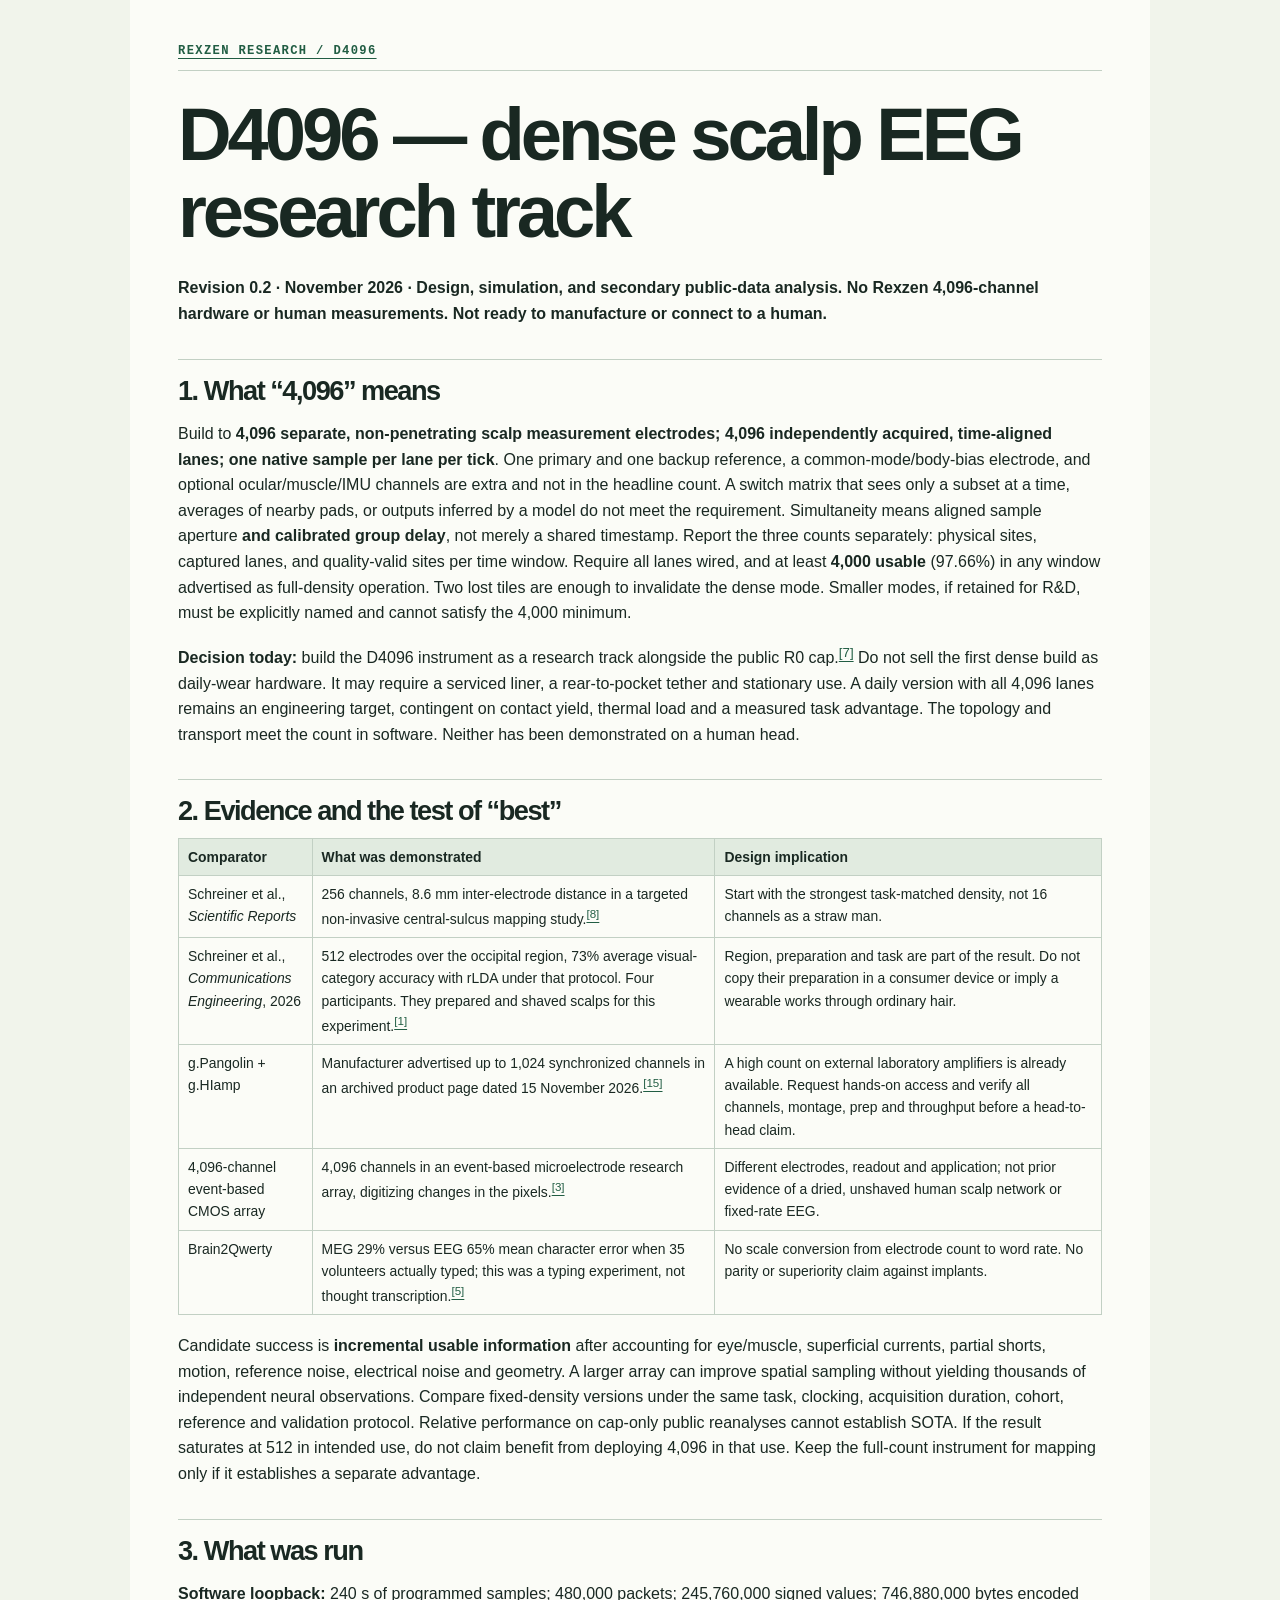
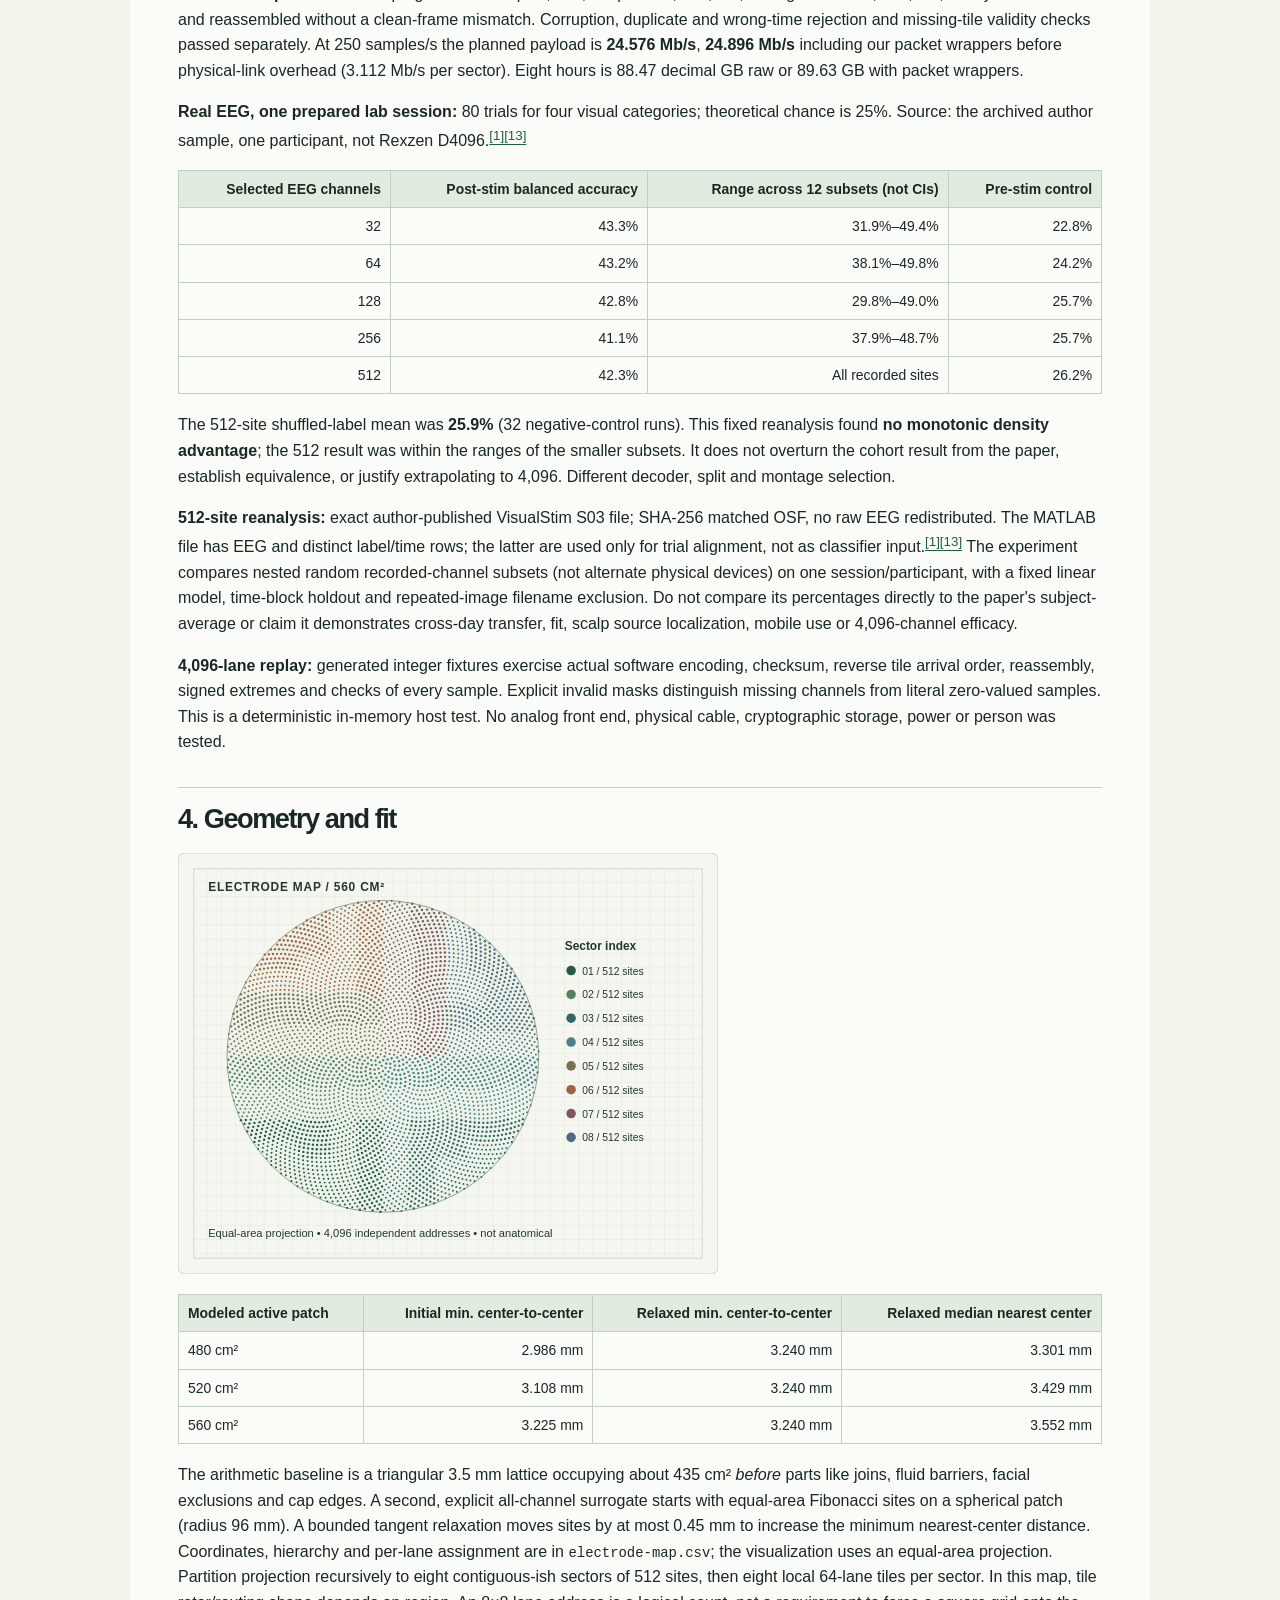
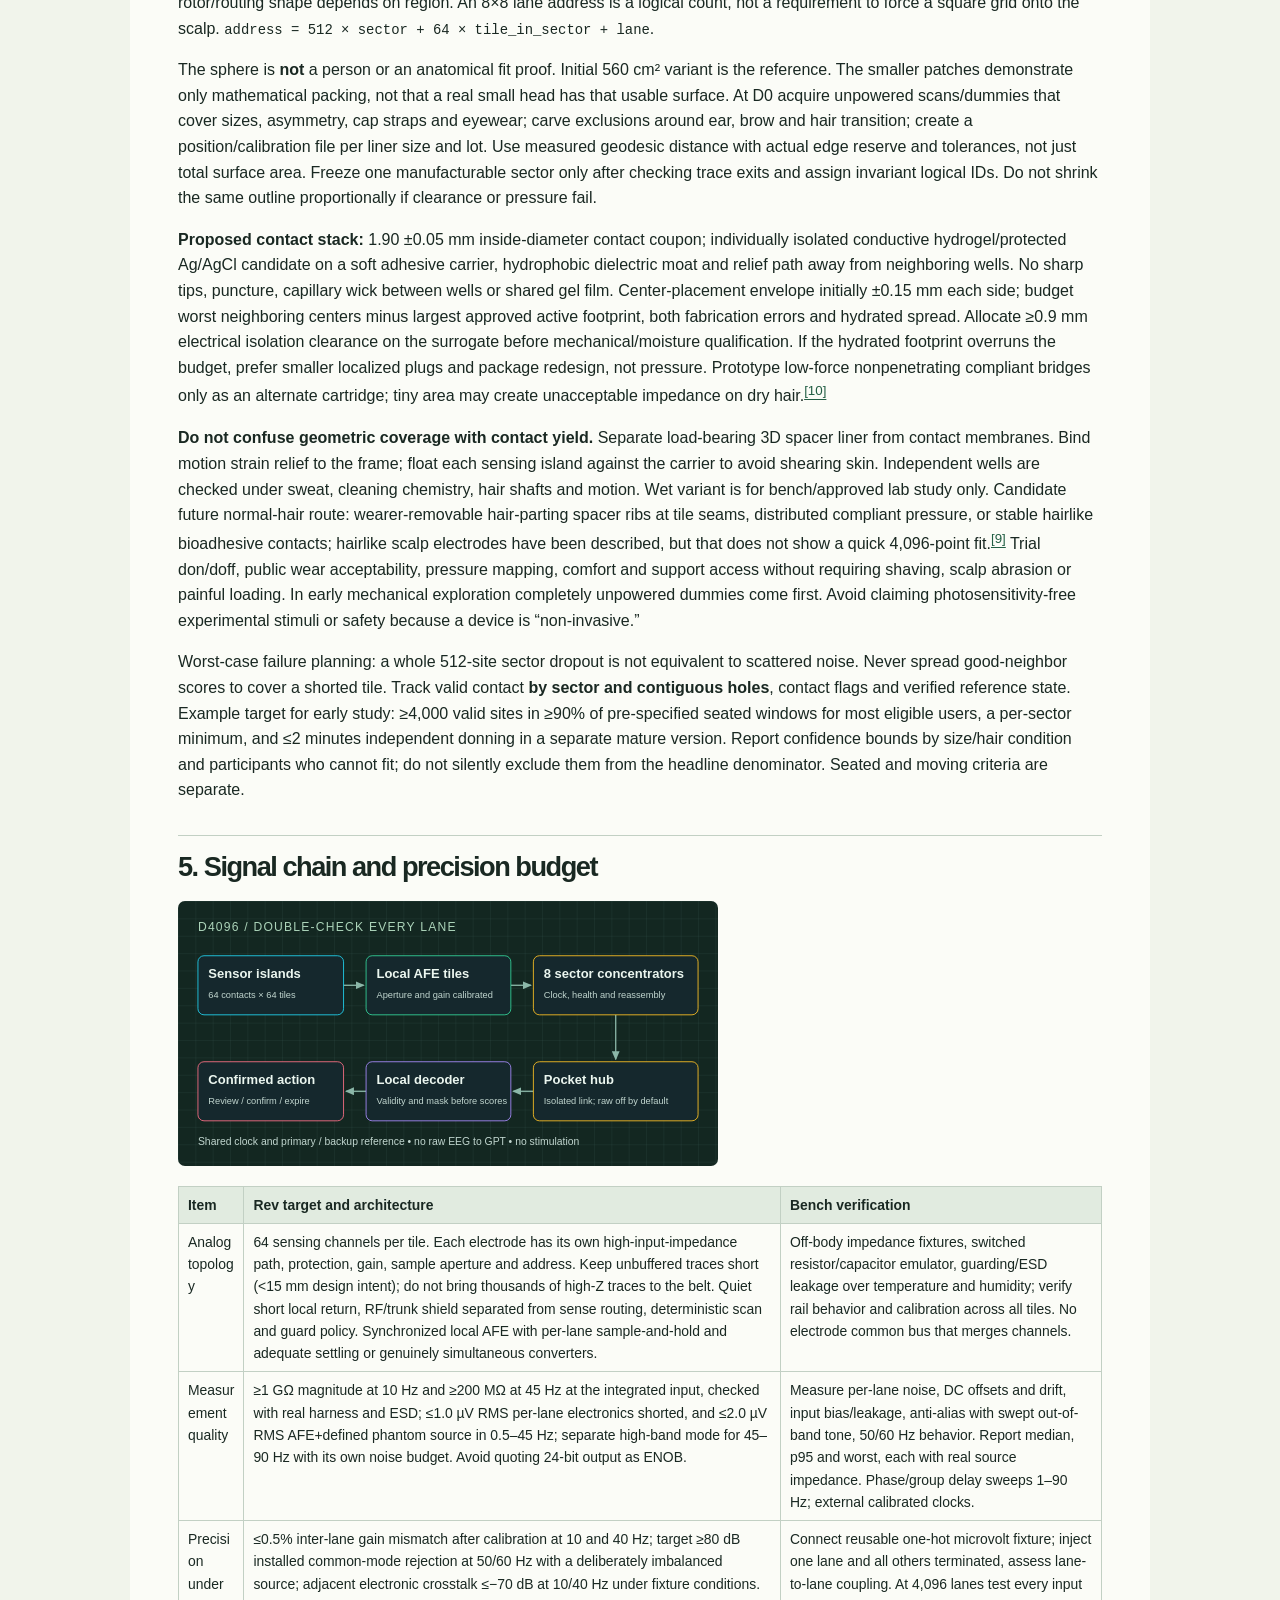
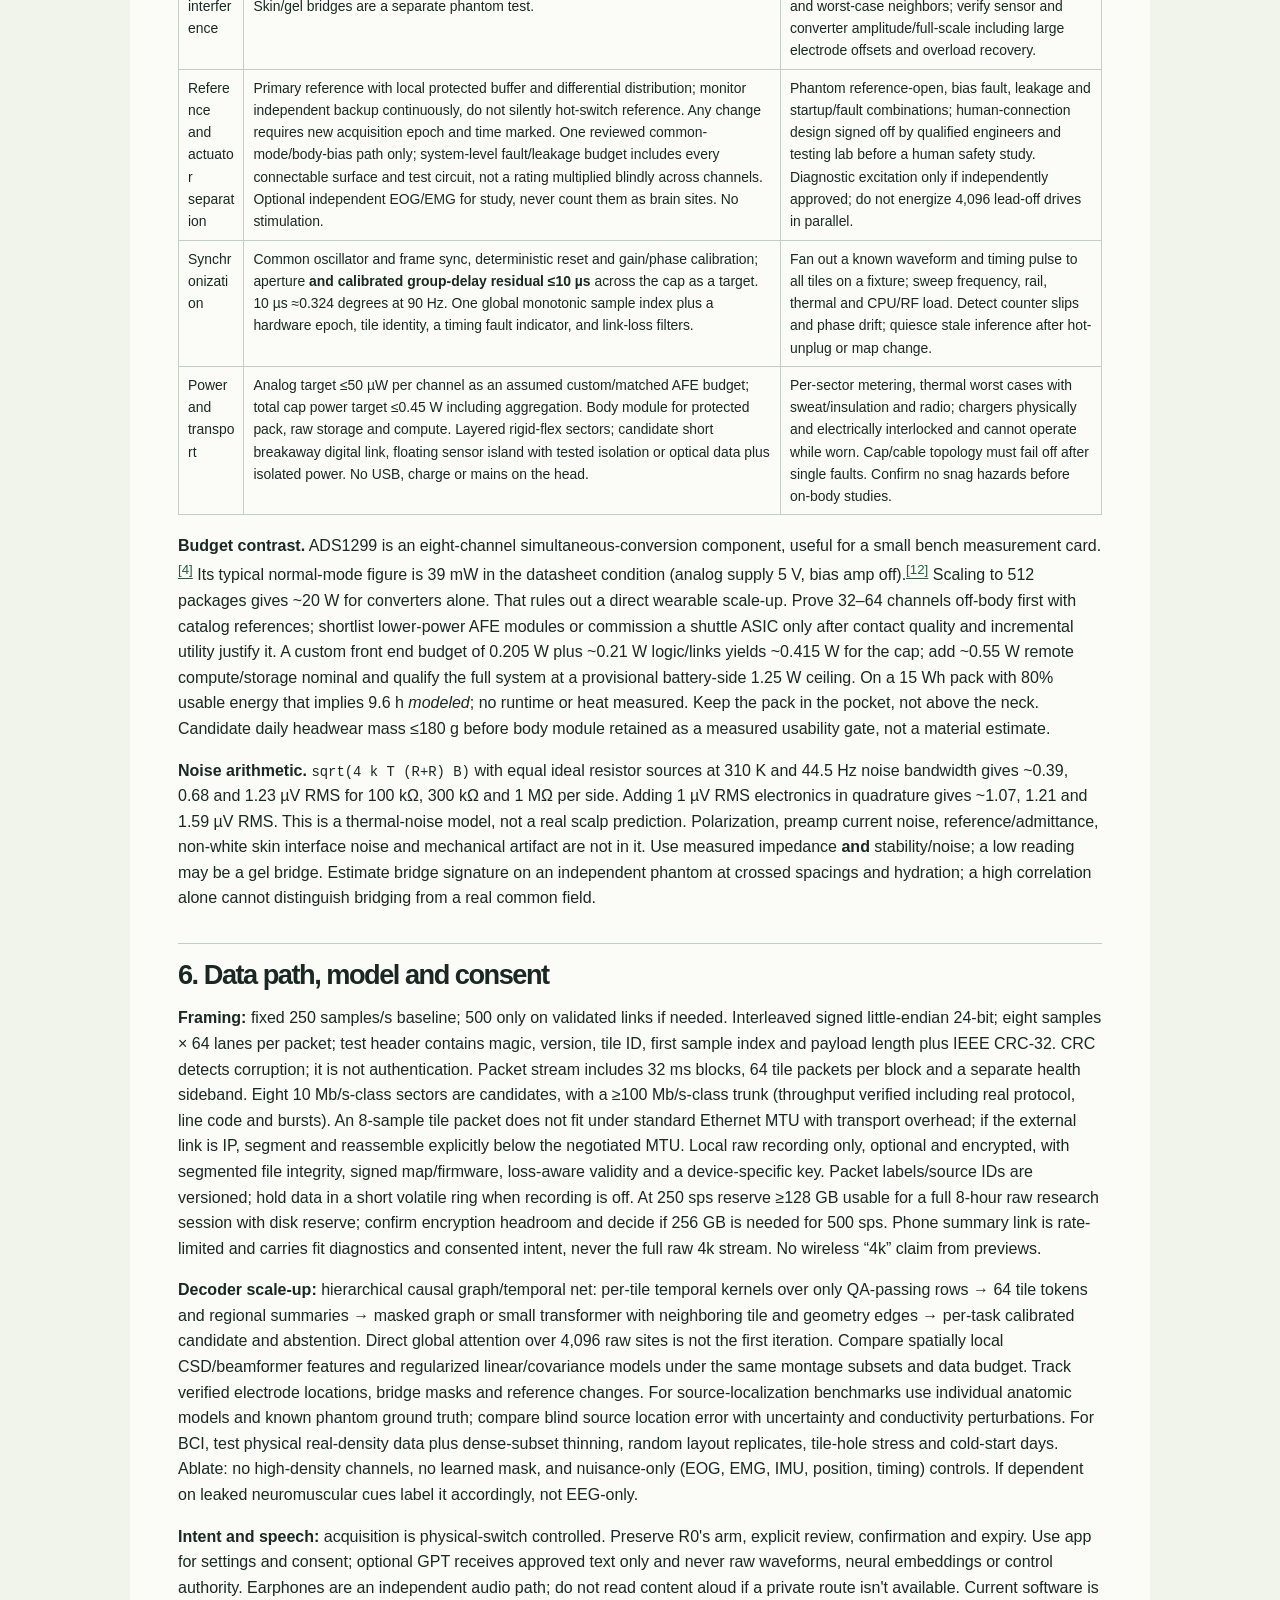
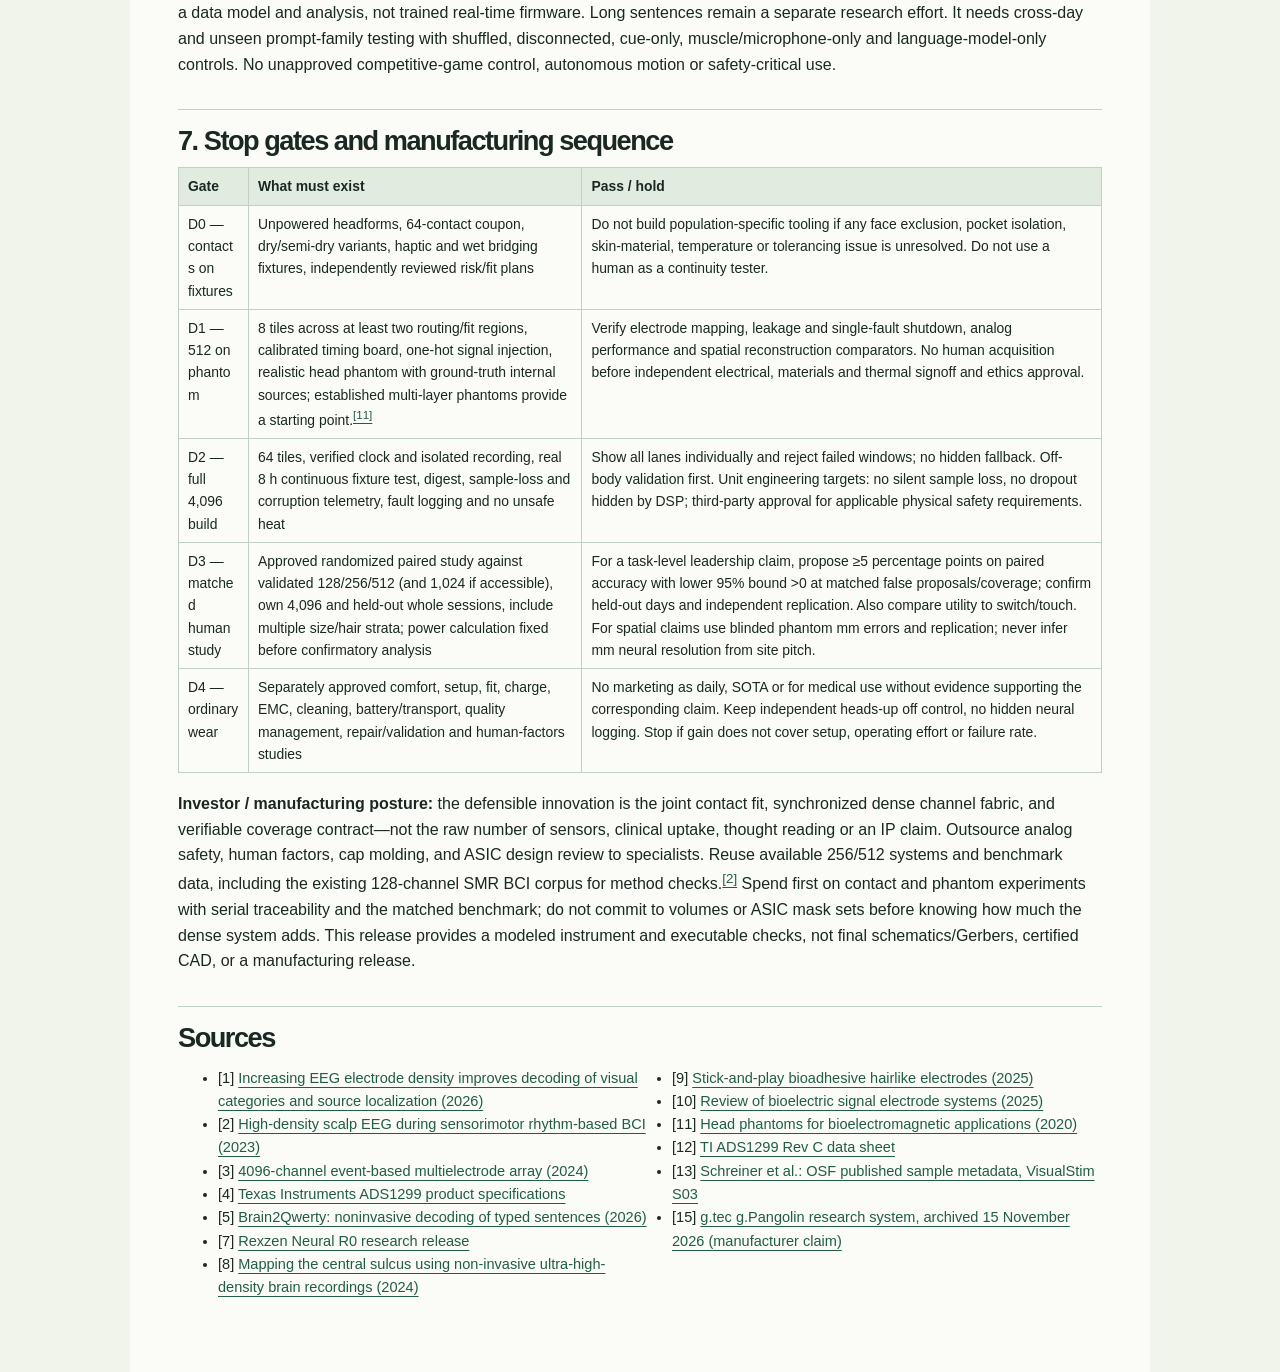
<file: public-research/dense-4096/engineering.html>
<!DOCTYPE html><html lang="en"><head><meta charset="utf-8"><meta name="viewport" content="width=device-width,initial-scale=1">
<title>D4096 engineering report | Rexzen Research</title><meta name="description" content="Research design, software validation and public EEG reanalysis. No Rexzen hardware performance claimed.">
<link rel="canonical" href="https://rexzen.si/research/bci/dense-4096/engineering.html"><style>
:root{--paper:#f1f4eb;--white:#fbfcf7;--ink:#192822;--muted:#3e5449;--line:#c2d0c4;--accent:#215d43;--night:#182d25;font:16px/1.6 'Segoe UI',Arial,sans-serif;color-scheme:light}*{box-sizing:border-box}body{margin:0;background:var(--paper);color:var(--ink)}a{color:var(--accent);text-underline-offset:4px}a:focus-visible{outline:3px solid currentColor;outline-offset:4px}.shell{width:min(100%,1200px);margin:auto;padding-inline:30px}.banner{border-bottom:1px solid var(--line)}.banner nav{min-height:66px;display:flex;align-items:center;justify-content:space-between;gap:8px}.logo{color:var(--ink);font-weight:760;font-size:1.19rem;letter-spacing:-.05em;text-decoration:none}.label,.note,.eyebrow{font:700 .76rem/1.4 Consolas,monospace;text-transform:uppercase;letter-spacing:.11em;color:var(--accent)}.hero{display:grid;grid-template-columns:.89fr 1.11fr;align-items:center;gap:36px;padding-block:58px 46px}h1,h2{letter-spacing:-.055em;line-height:1.04}.hero h1{font-size:clamp(3rem,8.7vw,7.4rem);margin:.08em 0 .17em}.major{font-size:clamp(1.3rem,2vw,1.9rem);line-height:1.29}.hero p{max-width:43ch}.soft{color:var(--muted)}figure{margin:0}img{display:block;max-width:100%;height:auto}figcaption{font-size:.83rem;line-height:1.45;color:var(--muted);margin-top:6px}.actions{display:flex;flex-wrap:wrap;gap:12px;align-items:center;margin-top:20px}.button{display:inline-flex;min-height:44px;align-items:center;background:var(--accent);color:white;padding:8px 13px;font-weight:700;text-decoration:none}.band{background:var(--night);color:#f2f6ee}.band .shell{display:grid;grid-template-columns:.9fr 1.1fr;gap:46px;padding-block:36px}.band .note,.band a{color:#b4e3bf}.band .soft{color:#cce2d2}.bodypart{padding-block:38px;border-bottom:1px solid var(--line)}.bodypart h2,.band h2{font-size:clamp(2rem,4vw,3rem);margin:.3em 0 .45em}.resources{list-style:none;margin:0;padding:0}.resources li{border-top:1px solid var(--line);display:grid;grid-template-columns:1fr 1fr;gap:12px;padding:9px 0}.resources a{font-weight:680}.resources span{color:var(--muted)}.mini{display:grid;grid-template-columns:repeat(3,1fr);gap:18px}.mini p strong{display:block;font-size:1.47rem;color:#edf6eb}.mini p{padding:0;margin:.6em 0}.mini .note{display:inline-block;margin-top:4px}.footer{padding-block:24px}.report{max-width:1020px;background:var(--white);margin:auto;padding:36px 48px 58px}.report h1{font-size:clamp(2.45rem,5.8vw,4.7rem);margin:.34em 0}.report h2{font-size:1.7rem;margin:32px 0 12px;border-top:1px solid var(--line);padding-top:17px;break-after:avoid}.report p,.report li{overflow-wrap:anywhere}.report figure{margin:20px 0}.report figure img{width:min(100%,540px)}.report table{border-collapse:collapse;width:100%;font-size:.87rem;margin:10px 0 18px}.report td,.report th{border:1px solid var(--line);padding:7px 9px;text-align:left;vertical-align:top;overflow-wrap:anywhere}.report th{background:#e1ebe0}.report tr,.report figure{break-inside:avoid}.report thead{display:table-header-group}.report code{font:.87em Consolas,monospace}.report .sources{columns:2;gap:24px;font-size:.91rem}.report .sources li{break-inside:avoid}.report .headlink{padding-bottom:8px;border-bottom:1px solid var(--line)}
@media(max-width:750px){.shell{padding-inline:18px}.hero,.band .shell{grid-template-columns:1fr;gap:18px}.hero{padding-block:34px 30px}.report{padding:22px 16px 35px}.report .sources{columns:1}.report th,.report td{padding:5px}.mini{gap:10px}}@media(max-width:460px){.resources li{grid-template-columns:1fr;gap:0}.mini{grid-template-columns:1fr}.hero figure{width:100%}}
@page{size:A4;margin:14mm 14mm 16mm}@media print{*{print-color-adjust:exact;-webkit-print-color-adjust:exact}body{font:11.4pt/1.43 Arial,sans-serif;background:white}.report{padding:0;background:white}.report h1{font-size:37pt}.report h2{font-size:19pt}.report figure img{max-height:91mm;object-fit:contain;object-position:left}.report table{font-size:9.8pt}a{text-decoration:none}}
</style></head><body><main class="report"><nav class="headlink"><a class="label" href="https://rexzen.si/research/bci/dense-4096/">Rexzen Research / D4096</a></nav><h1>D4096 — dense scalp EEG research track</h1>
<p><strong>Revision 0.2 · November 2026 · Design, simulation, and secondary public-data analysis. No Rexzen 4,096-channel hardware or human measurements. Not ready to manufacture or connect to a human.</strong></p>
<h2>1. What “4,096” means</h2>
<p>Build to <strong>4,096 separate, non-penetrating scalp measurement electrodes; 4,096 independently acquired, time-aligned lanes; one native sample per lane per tick</strong>. One primary and one backup reference, a common-mode/body-bias electrode, and optional ocular/muscle/IMU channels are extra and not in the headline count. A switch matrix that sees only a subset at a time, averages of nearby pads, or outputs inferred by a model do not meet the requirement. Simultaneity means aligned sample aperture <strong>and calibrated group delay</strong>, not merely a shared timestamp. Report the three counts separately: physical sites, captured lanes, and quality-valid sites per time window. Require all lanes wired, and at least <strong>4,000 usable</strong> (97.66%) in any window advertised as full-density operation. Two lost tiles are enough to invalidate the dense mode. Smaller modes, if retained for R&amp;D, must be explicitly named and cannot satisfy the 4,000 minimum.</p>
<p><strong>Decision today:</strong> build the D4096 instrument as a research track alongside the public R0 cap.<sup><a href="#s7">[7]</a></sup> Do not sell the first dense build as daily-wear hardware. It may require a serviced liner, a rear-to-pocket tether and stationary use. A daily version with all 4,096 lanes remains an engineering target, contingent on contact yield, thermal load and a measured task advantage. The topology and transport meet the count in software. Neither has been demonstrated on a human head.</p>
<h2>2. Evidence and the test of “best”</h2>
<table>
<thead>
<tr>
<th>Comparator</th>
<th>What was demonstrated</th>
<th>Design implication</th>
</tr>
</thead>
<tbody>
<tr>
<td>Schreiner et al., <em>Scientific Reports</em></td>
<td>256 channels, 8.6 mm inter-electrode distance in a targeted non-invasive central-sulcus mapping study.<sup><a href="#s8">[8]</a></sup></td>
<td>Start with the strongest task-matched density, not 16 channels as a straw man.</td>
</tr>
<tr>
<td>Schreiner et al., <em>Communications Engineering</em>, 2026</td>
<td>512 electrodes over the occipital region, 73% average visual-category accuracy with rLDA under that protocol. Four participants. They prepared and shaved scalps for this experiment.<sup><a href="#s1">[1]</a></sup></td>
<td>Region, preparation and task are part of the result. Do not copy their preparation in a consumer device or imply a wearable works through ordinary hair.</td>
</tr>
<tr>
<td>g.Pangolin + g.HIamp</td>
<td>Manufacturer advertised up to 1,024 synchronized channels in an archived product page dated 15 November 2026.<sup><a href="#s15">[15]</a></sup></td>
<td>A high count on external laboratory amplifiers is already available. Request hands-on access and verify all channels, montage, prep and throughput before a head-to-head claim.</td>
</tr>
<tr>
<td>4,096-channel event-based CMOS array</td>
<td>4,096 channels in an event-based microelectrode research array, digitizing changes in the pixels.<sup><a href="#s3">[3]</a></sup></td>
<td>Different electrodes, readout and application; not prior evidence of a dried, unshaved human scalp network or fixed-rate EEG.</td>
</tr>
<tr>
<td>Brain2Qwerty</td>
<td>MEG 29% versus EEG 65% mean character error when 35 volunteers actually typed; this was a typing experiment, not thought transcription.<sup><a href="#s5">[5]</a></sup></td>
<td>No scale conversion from electrode count to word rate. No parity or superiority claim against implants.</td>
</tr>
</tbody>
</table>
<p>Candidate success is <strong>incremental usable information</strong> after accounting for eye/muscle, superficial currents, partial shorts, motion, reference noise, electrical noise and geometry. A larger array can improve spatial sampling without yielding thousands of independent neural observations. Compare fixed-density versions under the same task, clocking, acquisition duration, cohort, reference and validation protocol. Relative performance on cap-only public reanalyses cannot establish SOTA. If the result saturates at 512 in intended use, do not claim benefit from deploying 4,096 in that use. Keep the full-count instrument for mapping only if it establishes a separate advantage.</p>
<h2>3. What was run</h2>
<p><strong>Software loopback:</strong> 240 s of programmed samples; 480,000 packets; 245,760,000 signed values; 746,880,000 bytes encoded and reassembled without a clean-frame mismatch. Corruption, duplicate and wrong-time rejection and missing-tile validity checks passed separately. At 250 samples/s the planned payload is <strong>24.576 Mb/s</strong>, <strong>24.896 Mb/s</strong> including our packet wrappers before physical-link overhead (3.112 Mb/s per sector). Eight hours is 88.47 decimal GB raw or 89.63 GB with packet wrappers.</p>
<p><strong>Real EEG, one prepared lab session:</strong> 80 trials for four visual categories; theoretical chance is 25%. Source: the archived author sample, one participant, not Rexzen D4096.<sup><a href="#s1">[1]</a></sup><sup><a href="#s13">[13]</a></sup></p>
<table>
<thead>
<tr>
<th style="text-align:right">Selected EEG channels</th>
<th style="text-align:right">Post-stim balanced accuracy</th>
<th style="text-align:right">Range across 12 subsets (not CIs)</th>
<th style="text-align:right">Pre-stim control</th>
</tr>
</thead>
<tbody>
<tr>
<td style="text-align:right">32</td>
<td style="text-align:right">43.3%</td>
<td style="text-align:right">31.9%–49.4%</td>
<td style="text-align:right">22.8%</td>
</tr>
<tr>
<td style="text-align:right">64</td>
<td style="text-align:right">43.2%</td>
<td style="text-align:right">38.1%–49.8%</td>
<td style="text-align:right">24.2%</td>
</tr>
<tr>
<td style="text-align:right">128</td>
<td style="text-align:right">42.8%</td>
<td style="text-align:right">29.8%–49.0%</td>
<td style="text-align:right">25.7%</td>
</tr>
<tr>
<td style="text-align:right">256</td>
<td style="text-align:right">41.1%</td>
<td style="text-align:right">37.9%–48.7%</td>
<td style="text-align:right">25.7%</td>
</tr>
<tr>
<td style="text-align:right">512</td>
<td style="text-align:right">42.3%</td>
<td style="text-align:right">All recorded sites</td>
<td style="text-align:right">26.2%</td>
</tr>
</tbody>
</table>
<p>The 512-site shuffled-label mean was <strong>25.9%</strong> (32 negative-control runs). This fixed reanalysis found <strong>no monotonic density advantage</strong>; the 512 result was within the ranges of the smaller subsets. It does not overturn the cohort result from the paper, establish equivalence, or justify extrapolating to 4,096. Different decoder, split and montage selection.</p>
<p><strong>512-site reanalysis:</strong> exact author-published VisualStim S03 file; SHA-256 matched OSF, no raw EEG redistributed. The MATLAB file has EEG and distinct label/time rows; the latter are used only for trial alignment, not as classifier input.<sup><a href="#s1">[1]</a></sup><sup><a href="#s13">[13]</a></sup> The experiment compares nested random recorded-channel subsets (not alternate physical devices) on one session/participant, with a fixed linear model, time-block holdout and repeated-image filename exclusion. Do not compare its percentages directly to the paper's subject-average or claim it demonstrates cross-day transfer, fit, scalp source localization, mobile use or 4,096-channel efficacy.</p>
<p><strong>4,096-lane replay:</strong> generated integer fixtures exercise actual software encoding, checksum, reverse tile arrival order, reassembly, signed extremes and checks of every sample. Explicit invalid masks distinguish missing channels from literal zero-valued samples. This is a deterministic in-memory host test. No analog front end, physical cable, cryptographic storage, power or person was tested.</p>
<h2>4. Geometry and fit</h2>
<figure><img src="topology.svg" alt="All 4,096 simulated contact centers, colored by sector" /></figure>
<table>
<thead>
<tr>
<th>Modeled active patch</th>
<th style="text-align:right">Initial min. center-to-center</th>
<th style="text-align:right">Relaxed min. center-to-center</th>
<th style="text-align:right">Relaxed median nearest center</th>
</tr>
</thead>
<tbody>
<tr>
<td>480 cm²</td>
<td style="text-align:right">2.986 mm</td>
<td style="text-align:right">3.240 mm</td>
<td style="text-align:right">3.301 mm</td>
</tr>
<tr>
<td>520 cm²</td>
<td style="text-align:right">3.108 mm</td>
<td style="text-align:right">3.240 mm</td>
<td style="text-align:right">3.429 mm</td>
</tr>
<tr>
<td>560 cm²</td>
<td style="text-align:right">3.225 mm</td>
<td style="text-align:right">3.240 mm</td>
<td style="text-align:right">3.552 mm</td>
</tr>
</tbody>
</table>
<p>The arithmetic baseline is a triangular 3.5 mm lattice occupying about 435 cm² <em>before</em> parts like joins, fluid barriers, facial exclusions and cap edges. A second, explicit all-channel surrogate starts with equal-area Fibonacci sites on a spherical patch (radius 96 mm). A bounded tangent relaxation moves sites by at most 0.45 mm to increase the minimum nearest-center distance. Coordinates, hierarchy and per-lane assignment are in <code>electrode-map.csv</code>; the visualization uses an equal-area projection. Partition projection recursively to eight contiguous-ish sectors of 512 sites, then eight local 64-lane tiles per sector. In this map, tile rotor/routing shape depends on region. An 8×8 lane address is a logical count, not a requirement to force a square grid onto the scalp. <code>address = 512 × sector + 64 × tile_in_sector + lane</code>.</p>
<p>The sphere is <strong>not</strong> a person or an anatomical fit proof. Initial 560 cm² variant is the reference. The smaller patches demonstrate only mathematical packing, not that a real small head has that usable surface. At D0 acquire unpowered scans/dummies that cover sizes, asymmetry, cap straps and eyewear; carve exclusions around ear, brow and hair transition; create a position/calibration file per liner size and lot. Use measured geodesic distance with actual edge reserve and tolerances, not just total surface area. Freeze one manufacturable sector only after checking trace exits and assign invariant logical IDs. Do not shrink the same outline proportionally if clearance or pressure fail.</p>
<p><strong>Proposed contact stack:</strong> 1.90 ±0.05 mm inside-diameter contact coupon; individually isolated conductive hydrogel/protected Ag/AgCl candidate on a soft adhesive carrier, hydrophobic dielectric moat and relief path away from neighboring wells. No sharp tips, puncture, capillary wick between wells or shared gel film. Center-placement envelope initially ±0.15 mm each side; budget worst neighboring centers minus largest approved active footprint, both fabrication errors and hydrated spread. Allocate ≥0.9 mm electrical isolation clearance on the surrogate before mechanical/moisture qualification. If the hydrated footprint overruns the budget, prefer smaller localized plugs and package redesign, not pressure. Prototype low-force nonpenetrating compliant bridges only as an alternate cartridge; tiny area may create unacceptable impedance on dry hair.<sup><a href="#s10">[10]</a></sup></p>
<p><strong>Do not confuse geometric coverage with contact yield.</strong> Separate load-bearing 3D spacer liner from contact membranes. Bind motion strain relief to the frame; float each sensing island against the carrier to avoid shearing skin. Independent wells are checked under sweat, cleaning chemistry, hair shafts and motion. Wet variant is for bench/approved lab study only. Candidate future normal-hair route: wearer-removable hair-parting spacer ribs at tile seams, distributed compliant pressure, or stable hairlike bioadhesive contacts; hairlike scalp electrodes have been described, but that does not show a quick 4,096-point fit.<sup><a href="#s9">[9]</a></sup> Trial don/doff, public wear acceptability, pressure mapping, comfort and support access without requiring shaving, scalp abrasion or painful loading. In early mechanical exploration completely unpowered dummies come first. Avoid claiming photosensitivity-free experimental stimuli or safety because a device is “non-invasive.”</p>
<p>Worst-case failure planning: a whole 512-site sector dropout is not equivalent to scattered noise. Never spread good-neighbor scores to cover a shorted tile. Track valid contact <strong>by sector and contiguous holes</strong>, contact flags and verified reference state. Example target for early study: ≥4,000 valid sites in ≥90% of pre-specified seated windows for most eligible users, a per-sector minimum, and ≤2 minutes independent donning in a separate mature version. Report confidence bounds by size/hair condition and participants who cannot fit; do not silently exclude them from the headline denominator. Seated and moving criteria are separate.</p>
<h2>5. Signal chain and precision budget</h2>
<figure><img src="signal-path.svg" alt="Receive-only topology from scalp contacts to local confirmed actions" /></figure>
<table>
<thead>
<tr>
<th>Item</th>
<th>Rev target and architecture</th>
<th>Bench verification</th>
</tr>
</thead>
<tbody>
<tr>
<td>Analog topology</td>
<td>64 sensing channels per tile. Each electrode has its own high-input-impedance path, protection, gain, sample aperture and address. Keep unbuffered traces short (&lt;15 mm design intent); do not bring thousands of high-Z traces to the belt. Quiet short local return, RF/trunk shield separated from sense routing, deterministic scan and guard policy. Synchronized local AFE with per-lane sample-and-hold and adequate settling or genuinely simultaneous converters.</td>
<td>Off-body impedance fixtures, switched resistor/capacitor emulator, guarding/ESD leakage over temperature and humidity; verify rail behavior and calibration across all tiles. No electrode common bus that merges channels.</td>
</tr>
<tr>
<td>Measurement quality</td>
<td>≥1 GΩ magnitude at 10 Hz and ≥200 MΩ at 45 Hz at the integrated input, checked with real harness and ESD; ≤1.0 µV RMS per-lane electronics shorted, and ≤2.0 µV RMS AFE+defined phantom source in 0.5–45 Hz; separate high-band mode for 45–90 Hz with its own noise budget. Avoid quoting 24-bit output as ENOB.</td>
<td>Measure per-lane noise, DC offsets and drift, input bias/leakage, anti-alias with swept out-of-band tone, 50/60 Hz behavior. Report median, p95 and worst, each with real source impedance. Phase/group delay sweeps 1–90 Hz; external calibrated clocks.</td>
</tr>
<tr>
<td>Precision under interference</td>
<td>≤0.5% inter-lane gain mismatch after calibration at 10 and 40 Hz; target ≥80 dB installed common-mode rejection at 50/60 Hz with a deliberately imbalanced source; adjacent electronic crosstalk ≤−70 dB at 10/40 Hz under fixture conditions. Skin/gel bridges are a separate phantom test.</td>
<td>Connect reusable one-hot microvolt fixture; inject one lane and all others terminated, assess lane-to-lane coupling. At 4,096 lanes test every input and worst-case neighbors; verify sensor and converter amplitude/full-scale including large electrode offsets and overload recovery.</td>
</tr>
<tr>
<td>Reference and actuator separation</td>
<td>Primary reference with local protected buffer and differential distribution; monitor independent backup continuously, do not silently hot-switch reference. Any change requires new acquisition epoch and time marked. One reviewed common-mode/body-bias path only; system-level fault/leakage budget includes every connectable surface and test circuit, not a rating multiplied blindly across channels. Optional independent EOG/EMG for study, never count them as brain sites. No stimulation.</td>
<td>Phantom reference-open, bias fault, leakage and startup/fault combinations; human-connection design signed off by qualified engineers and testing lab before a human safety study. Diagnostic excitation only if independently approved; do not energize 4,096 lead-off drives in parallel.</td>
</tr>
<tr>
<td>Synchronization</td>
<td>Common oscillator and frame sync, deterministic reset and gain/phase calibration; aperture <strong>and calibrated group-delay residual ≤10 µs</strong> across the cap as a target. 10 µs ≈0.324 degrees at 90 Hz. One global monotonic sample index plus a hardware epoch, tile identity, a timing fault indicator, and link-loss filters.</td>
<td>Fan out a known waveform and timing pulse to all tiles on a fixture; sweep frequency, rail, thermal and CPU/RF load. Detect counter slips and phase drift; quiesce stale inference after hot-unplug or map change.</td>
</tr>
<tr>
<td>Power and transport</td>
<td>Analog target ≤50 µW per channel as an assumed custom/matched AFE budget; total cap power target ≤0.45 W including aggregation. Body module for protected pack, raw storage and compute. Layered rigid-flex sectors; candidate short breakaway digital link, floating sensor island with tested isolation or optical data plus isolated power. No USB, charge or mains on the head.</td>
<td>Per-sector metering, thermal worst cases with sweat/insulation and radio; chargers physically and electrically interlocked and cannot operate while worn. Cap/cable topology must fail off after single faults. Confirm no snag hazards before on-body studies.</td>
</tr>
</tbody>
</table>
<p><strong>Budget contrast.</strong> ADS1299 is an eight-channel simultaneous-conversion component, useful for a small bench measurement card.<sup><a href="#s4">[4]</a></sup> Its typical normal-mode figure is 39 mW in the datasheet condition (analog supply 5 V, bias amp off).<sup><a href="#s12">[12]</a></sup> Scaling to 512 packages gives ~20 W for converters alone. That rules out a direct wearable scale-up. Prove 32–64 channels off-body first with catalog references; shortlist lower-power AFE modules or commission a shuttle ASIC only after contact quality and incremental utility justify it. A custom front end budget of 0.205 W plus ~0.21 W logic/links yields ~0.415 W for the cap; add ~0.55 W remote compute/storage nominal and qualify the full system at a provisional battery-side 1.25 W ceiling. On a 15 Wh pack with 80% usable energy that implies 9.6 h <em>modeled</em>; no runtime or heat measured. Keep the pack in the pocket, not above the neck. Candidate daily headwear mass ≤180 g before body module retained as a measured usability gate, not a material estimate.</p>
<p><strong>Noise arithmetic.</strong> <code>sqrt(4 k T (R+R) B)</code> with equal ideal resistor sources at 310 K and 44.5 Hz noise bandwidth gives ~0.39, 0.68 and 1.23 µV RMS for 100 kΩ, 300 kΩ and 1 MΩ per side. Adding 1 µV RMS electronics in quadrature gives ~1.07, 1.21 and 1.59 µV RMS. This is a thermal-noise model, not a real scalp prediction. Polarization, preamp current noise, reference/admittance, non-white skin interface noise and mechanical artifact are not in it. Use measured impedance <strong>and</strong> stability/noise; a low reading may be a gel bridge. Estimate bridge signature on an independent phantom at crossed spacings and hydration; a high correlation alone cannot distinguish bridging from a real common field.</p>
<h2>6. Data path, model and consent</h2>
<p><strong>Framing:</strong> fixed 250 samples/s baseline; 500 only on validated links if needed. Interleaved signed little-endian 24-bit; eight samples × 64 lanes per packet; test header contains magic, version, tile ID, first sample index and payload length plus IEEE CRC-32. CRC detects corruption; it is not authentication. Packet stream includes 32 ms blocks, 64 tile packets per block and a separate health sideband. Eight 10 Mb/s-class sectors are candidates, with a ≥100 Mb/s-class trunk (throughput verified including real protocol, line code and bursts). An 8-sample tile packet does not fit under standard Ethernet MTU with transport overhead; if the external link is IP, segment and reassemble explicitly below the negotiated MTU. Local raw recording only, optional and encrypted, with segmented file integrity, signed map/firmware, loss-aware validity and a device-specific key. Packet labels/source IDs are versioned; hold data in a short volatile ring when recording is off. At 250 sps reserve ≥128 GB usable for a full 8-hour raw research session with disk reserve; confirm encryption headroom and decide if 256 GB is needed for 500 sps. Phone summary link is rate-limited and carries fit diagnostics and consented intent, never the full raw 4k stream. No wireless “4k” claim from previews.</p>
<p><strong>Decoder scale-up:</strong> hierarchical causal graph/temporal net: per-tile temporal kernels over only QA-passing rows → 64 tile tokens and regional summaries → masked graph or small transformer with neighboring tile and geometry edges → per-task calibrated candidate and abstention. Direct global attention over 4,096 raw sites is not the first iteration. Compare spatially local CSD/beamformer features and regularized linear/covariance models under the same montage subsets and data budget. Track verified electrode locations, bridge masks and reference changes. For source-localization benchmarks use individual anatomic models and known phantom ground truth; compare blind source location error with uncertainty and conductivity perturbations. For BCI, test physical real-density data plus dense-subset thinning, random layout replicates, tile-hole stress and cold-start days. Ablate: no high-density channels, no learned mask, and nuisance-only (EOG, EMG, IMU, position, timing) controls. If dependent on leaked neuromuscular cues label it accordingly, not EEG-only.</p>
<p><strong>Intent and speech:</strong> acquisition is physical-switch controlled. Preserve R0's arm, explicit review, confirmation and expiry. Use app for settings and consent; optional GPT receives approved text only and never raw waveforms, neural embeddings or control authority. Earphones are an independent audio path; do not read content aloud if a private route isn't available. Current software is a data model and analysis, not trained real-time firmware. Long sentences remain a separate research effort. It needs cross-day and unseen prompt-family testing with shuffled, disconnected, cue-only, muscle/microphone-only and language-model-only controls. No unapproved competitive-game control, autonomous motion or safety-critical use.</p>
<h2>7. Stop gates and manufacturing sequence</h2>
<table>
<thead>
<tr>
<th>Gate</th>
<th>What must exist</th>
<th>Pass / hold</th>
</tr>
</thead>
<tbody>
<tr>
<td>D0 — contacts on fixtures</td>
<td>Unpowered headforms, 64-contact coupon, dry/semi-dry variants, haptic and wet bridging fixtures, independently reviewed risk/fit plans</td>
<td>Do not build population-specific tooling if any face exclusion, pocket isolation, skin-material, temperature or tolerancing issue is unresolved. Do not use a human as a continuity tester.</td>
</tr>
<tr>
<td>D1 — 512 on phantom</td>
<td>8 tiles across at least two routing/fit regions, calibrated timing board, one-hot signal injection, realistic head phantom with ground-truth internal sources; established multi-layer phantoms provide a starting point.<sup><a href="#s11">[11]</a></sup></td>
<td>Verify electrode mapping, leakage and single-fault shutdown, analog performance and spatial reconstruction comparators. No human acquisition before independent electrical, materials and thermal signoff and ethics approval.</td>
</tr>
<tr>
<td>D2 — full 4,096 build</td>
<td>64 tiles, verified clock and isolated recording, real 8 h continuous fixture test, digest, sample-loss and corruption telemetry, fault logging and no unsafe heat</td>
<td>Show all lanes individually and reject failed windows; no hidden fallback. Off-body validation first. Unit engineering targets: no silent sample loss, no dropout hidden by DSP; third-party approval for applicable physical safety requirements.</td>
</tr>
<tr>
<td>D3 — matched human study</td>
<td>Approved randomized paired study against validated 128/256/512 (and 1,024 if accessible), own 4,096 and held-out whole sessions, include multiple size/hair strata; power calculation fixed before confirmatory analysis</td>
<td>For a task-level leadership claim, propose ≥5 percentage points on paired accuracy with lower 95% bound &gt;0 at matched false proposals/coverage; confirm held-out days and independent replication. Also compare utility to switch/touch. For spatial claims use blinded phantom mm errors and replication; never infer mm neural resolution from site pitch.</td>
</tr>
<tr>
<td>D4 — ordinary wear</td>
<td>Separately approved comfort, setup, fit, charge, EMC, cleaning, battery/transport, quality management, repair/validation and human-factors studies</td>
<td>No marketing as daily, SOTA or for medical use without evidence supporting the corresponding claim. Keep independent heads-up off control, no hidden neural logging. Stop if gain does not cover setup, operating effort or failure rate.</td>
</tr>
</tbody>
</table>
<p><strong>Investor / manufacturing posture:</strong> the defensible innovation is the joint contact fit, synchronized dense channel fabric, and verifiable coverage contract—not the raw number of sensors, clinical uptake, thought reading or an IP claim. Outsource analog safety, human factors, cap molding, and ASIC design review to specialists. Reuse available 256/512 systems and benchmark data, including the existing 128-channel SMR BCI corpus for method checks.<sup><a href="#s2">[2]</a></sup> Spend first on contact and phantom experiments with serial traceability and the matched benchmark; do not commit to volumes or ASIC mask sets before knowing how much the dense system adds. This release provides a modeled instrument and executable checks, not final schematics/Gerbers, certified CAD, or a manufacturing release.</p>
<h2>Sources</h2><ul class="sources"><li id="s1">[1] <a href="https://www.nature.com/articles/s44172-026-00611-w">Increasing EEG electrode density improves decoding of visual categories and source localization (2026)</a></li><li id="s2">[2] <a href="https://www.nature.com/articles/s41597-023-02260-6">High-density scalp EEG during sensorimotor rhythm-based BCI (2023)</a></li><li id="s3">[3] <a href="https://www.nature.com/articles/s41467-024-50783-2">4096-channel event-based multielectrode array (2024)</a></li><li id="s4">[4] <a href="https://www.ti.com/product/ADS1299">Texas Instruments ADS1299 product specifications</a></li><li id="s5">[5] <a href="https://www.nature.com/articles/s41593-026-02303-2">Brain2Qwerty: noninvasive decoding of typed sentences (2026)</a></li><li id="s7">[7] <a href="https://rexzen.si/research/bci">Rexzen Neural R0 research release</a></li><li id="s8">[8] <a href="https://www.nature.com/articles/s41598-024-57167-y">Mapping the central sulcus using non-invasive ultra-high-density brain recordings (2024)</a></li><li id="s9">[9] <a href="https://www.nature.com/articles/s44385-025-00009-x">Stick-and-play bioadhesive hairlike electrodes (2025)</a></li><li id="s10">[10] <a href="https://www.nature.com/articles/s44385-025-00061-7">Review of bioelectric signal electrode systems (2025)</a></li><li id="s11">[11] <a href="https://www.ebi.ac.uk/europepmc/webservices/rest/search?query=DOI%3A10.1186%2Fs12938-020-00830-y&amp;format=json&amp;resultType=core&amp;pageSize=1">Head phantoms for bioelectromagnetic applications (2020)</a></li><li id="s12">[12] <a href="https://www.ti.com/lit/ds/symlink/ads1299.pdf">TI ADS1299 Rev C data sheet</a></li><li id="s13">[13] <a href="https://api.osf.io/v2/nodes/rv5gz/files/osfstorage/673f102fcd3aaf451f886637/?view_only=e89e1d5477b04f5a9cfba6783148aa78">Schreiner et al.: OSF published sample metadata, VisualStim S03</a></li><li id="s15">[15] <a href="https://web.archive.org/web/20261115063424/https://www.gtec.at/product/pangolin-ultra-high-density-eeg-emg-ecg-electrode-grids">g.tec g.Pangolin research system, archived 15 November 2026 (manufacturer claim)</a></li></ul></main></body></html>
</file>
<file: styles.css>
@charset "UTF-8";

:root {
  --paper: #f6f8fb;
  --white: #fff;
  --ink: #121c2c;
  --muted: #536075;
  --line: #ced6e1;
  --blue: #334ff0;
  --acid: #d4f174;
  --gutter: clamp(1.25rem, 4.5vw, 5rem);
  font-family: -apple-system, BlinkMacSystemFont, "Helvetica Neue", Arial, sans-serif;
  color: var(--ink);
  background: var(--paper);
  font-synthesis: none;
}

* { box-sizing: border-box; }
html { scroll-behavior: smooth; scroll-padding-top: 1.5rem; }
body { margin: 0; }
a { color: inherit; text-decoration: none; }
a:hover { text-decoration: underline; text-underline-offset: .3em; }
a:focus-visible, summary:focus-visible { outline: 3px solid var(--blue); outline-offset: 6px; }
::selection { background: var(--acid); color: var(--ink); }
.skip-link { position: absolute; left: var(--gutter); top: -5rem; z-index: 10; padding: .8rem 1rem; background: var(--white); }
.skip-link:focus { top: 1rem; }

.site-header { display: flex; align-items: center; justify-content: space-between; gap: 2rem; padding: 1.1rem var(--gutter); min-height: 5.5rem; background: var(--paper); }
.brand { display: flex; align-items: center; gap: .65rem; font-size: 1.55rem; letter-spacing: -.05em; font-weight: 720; }
.brand:hover { text-decoration: none; }
.brand-symbol { display: grid; place-items: center; width: 2.5rem; height: 2.5rem; color: var(--paper); background: var(--ink); font-size: 1.7rem; line-height: 1; padding-bottom: .25rem; }
nav { display: flex; flex-wrap: wrap; gap: 1.8rem; font-size: .95rem; }
.header-note { font-size: .875rem; color: var(--muted); }

.hero { padding: 2.2rem var(--gutter) 0; background: var(--ink); color: var(--paper); }
.hero-meta { display: flex; justify-content: space-between; gap: 2rem; color: #b5c1d2; font-size: .875rem; }
h1 { margin: clamp(3rem, 6vw, 6rem) 0 clamp(2.8rem, 4vw, 5rem); font-size: clamp(3.3rem, 8.8vw, 10rem); line-height: .99; letter-spacing: -.067em; font-weight: 560; }
em { font-style: normal; color: var(--blue); }
h1 em { color: var(--acid); }
.hero-bottom { display: grid; grid-template-columns: minmax(0, 1.45fr) minmax(11rem, .65fr) minmax(8rem, .55fr); align-items: end; gap: 2rem; margin-bottom: 3.5rem; }
.hero-intro { margin: 0; max-width: 35rem; color: #d8e0eb; font-size: clamp(1rem, 1.45vw, 1.25rem); line-height: 1.65; }
.primary-link { width: fit-content; display: inline-block; padding: .95rem 1.3rem; background: var(--acid); color: var(--ink); font-size: .95rem; font-weight: 620; }
.primary-link:hover { background: #e4ff91; text-decoration: none; }
.primary-link:focus-visible { outline-color: var(--acid); }
.hero-index { justify-self: end; font-size: .875rem; color: #b5c1d2; }
.hero-rule { height: 1.75rem; display: grid; grid-template-columns: repeat(8, 1fr); border-top: 1px solid #4c5868; }
.hero-rule span { border-left: 1px solid #4c5868; }
.hero-rule span:last-child { border-right: 1px solid #4c5868; }

.section-grid { display: grid; grid-template-columns: minmax(9rem, 1fr) minmax(0, 3.6fr); gap: 2rem; padding: clamp(3.5rem, 7vw, 7rem) var(--gutter); }
.section-label { display: flex; gap: 1.25rem; padding-top: .65rem; font-size: .875rem; color: var(--muted); line-height: 1.5; }
.section-label > span:first-child { color: var(--blue); font-variant-numeric: tabular-nums; }
h2 { font-size: clamp(2.25rem, 4.3vw, 4.9rem); font-weight: 540; line-height: 1.07; letter-spacing: -.045em; margin: 0; }
.focus { background: var(--white); }
.focus-copy { display: grid; grid-template-columns: minmax(0, 1.25fr) minmax(0, 1fr); gap: 3rem; margin-top: 2.5rem; }
.focus-copy p { font-size: 1.125rem; line-height: 1.7; margin: 0; }
.focus-copy .secondary-copy { color: var(--muted); }
.focus-sequence { display: flex; flex-wrap: wrap; gap: 1rem 2rem; border-top: 1px solid var(--line); margin-top: 3rem; padding-top: 1.25rem; font-size: .875rem; }
.focus-sequence small { font-size: .875rem; color: var(--blue); margin-right: .5rem; }
.frontiers { background: var(--paper); }
.section-heading { display: grid; grid-template-columns: minmax(0, 1.6fr) minmax(0, 1fr); align-items: end; gap: 3rem; }
.section-heading p { color: var(--muted); line-height: 1.7; font-size: 1rem; margin: 0; max-width: 25rem; }
.frontier-list { margin-top: 3.5rem; border-top: 1px solid var(--line); }
.frontier-list details { border-bottom: 1px solid var(--line); }
.frontier-list summary { display: grid; grid-template-columns: 2.2rem minmax(0, 1fr) auto 1.5rem; gap: 1rem; align-items: center; padding: 1.6rem 0; cursor: pointer; list-style: none; }
.frontier-list summary::-webkit-details-marker { display: none; }
.frontier-number { font-size: .875rem; color: var(--muted); }
.frontier-title { font-size: clamp(1.25rem, 1.7vw, 1.75rem); letter-spacing: -.025em; }
.frontier-tag { font-size: .875rem; color: var(--muted); }
.toggle { position: relative; width: 1.1rem; height: 1.1rem; }
.toggle::before, .toggle::after { content: ""; position: absolute; background: var(--ink); }
.toggle::before { height: 1px; width: 100%; left: 0; top: 50%; }
.toggle::after { width: 1px; height: 100%; left: 50%; top: 0; }
details[open] .toggle::after { display: none; }
.frontier-content { padding: 0 3.2rem 1.6rem; }
.frontier-content p { font-size: 1rem; line-height: 1.7; max-width: 42rem; margin: 0; color: var(--muted); }
.principles { background: var(--white); }
.principle-list { list-style: none; margin: 3rem 0 0; padding: 0; display: grid; grid-template-columns: repeat(3, minmax(0, 1fr)); gap: 2.25rem; counter-reset: principle; }
.principle-list li { border-top: 1px solid var(--line); padding-top: 1.4rem; counter-increment: principle; }
.principle-list li::before { content: "0" counter(principle); display: block; color: var(--blue); font-size: .875rem; margin-bottom: 1.5rem; }
.principle-list li > span { display: block; font-size: 1.4rem; letter-spacing: -.025em; }
.principle-list p { margin: .8rem 0 0; line-height: 1.7; color: var(--muted); font-size: 1rem; }

.closing { background: var(--blue); color: var(--white); padding: 2.5rem var(--gutter) 2rem; }
.closing-label { font-size: .875rem; }
.closing h2 { font-size: clamp(4.7rem, 19.7vw, 25rem); line-height: 1; letter-spacing: -.075em; font-weight: 600; margin: 1.5rem 0; }
.closing h2 span { color: var(--acid); }
.closing-bottom { display: flex; justify-content: space-between; gap: 1rem; align-items: center; padding-top: 1.5rem; border-top: 1px solid #97a7ff; font-size: .95rem; }
.closing-bottom p { margin: 0; }
footer { display: flex; flex-wrap: wrap; justify-content: space-between; gap: 1rem 2rem; padding: 1.6rem var(--gutter); color: var(--muted); font-size: .875rem; }

@media (min-width: 1700px) { .site-header, .hero, .section-grid, .closing, footer { padding-left: max(var(--gutter), calc((100vw - 1550px) / 2)); padding-right: max(var(--gutter), calc((100vw - 1550px) / 2)); } }
@media (max-width: 1000px) {
  .header-note { display: none; }
  .hero-bottom { grid-template-columns: minmax(0, 1fr) auto; }
  .hero-index { display: none; }
  .section-grid { grid-template-columns: minmax(7rem, 1fr) minmax(0, 4fr); gap: 1.5rem; }
  .focus-copy, .section-heading { gap: 2rem; }
  .frontier-list summary { grid-template-columns: 1.4rem minmax(0, 1fr) 1.1rem; gap: .8rem; }
  .frontier-tag { grid-column: 2; font-size: .875rem; }
  .toggle { grid-column: 3; grid-row: 1 / span 2; }
  .frontier-content { padding-left: 2.2rem; padding-right: 2rem; }
  .principle-list { gap: 1.25rem; }
}
@media (max-width: 700px) {
  .site-header { align-items: flex-start; flex-wrap: wrap; gap: 1rem; min-height: auto; padding-top: 1rem; padding-bottom: 1rem; }
  .brand { font-size: 1.4rem; }
  nav { gap: 1.1rem; font-size: .875rem; align-self: center; }
  .hero { padding-top: 1.5rem; }
  .hero-meta { flex-wrap: wrap; gap: .5rem; font-size: .8rem; }
  .hero-meta > span:last-child { max-width: 12rem; text-align: right; }
  h1 { font-size: clamp(2.9rem, 10.5vw, 4.8rem); margin-top: 3.5rem; line-height: 1.04; letter-spacing: -.058em; }
  .hero-bottom { grid-template-columns: 1fr; gap: 1.6rem; margin-bottom: 2.3rem; }
  .hero-intro { font-size: 1rem; }
  .hero-rule { height: 1.1rem; }
  .section-grid { grid-template-columns: 1fr; gap: 1.5rem; }
  .section-label { padding-top: 0; }
  h2 { font-size: clamp(2.1rem, 7vw, 3rem); }
  .focus-copy, .section-heading { grid-template-columns: 1fr; gap: 1.5rem; }
  .focus-copy { margin-top: 1.75rem; }
  .focus-copy p { font-size: 1rem; }
  .focus-sequence { display: grid; gap: .9rem; margin-top: 2rem; }
  .frontier-list { margin-top: 2.3rem; }
  .frontier-list summary { padding: 1.3rem 0; }
  .frontier-title { font-size: 1.25rem; }
  .frontier-content { padding-right: 0; }
  .principle-list { grid-template-columns: 1fr; gap: 1.8rem; margin-top: 2.3rem; }
  .principle-list li::before { margin-bottom: 1rem; }
  .closing h2 { font-size: 19vw; margin: 2rem 0; }
  .closing-bottom { align-items: flex-start; flex-wrap: wrap; font-size: .875rem; }
  footer { display: grid; gap: .8rem; }
}
@media (prefers-reduced-motion: reduce) { html { scroll-behavior: auto; } }
</file>
